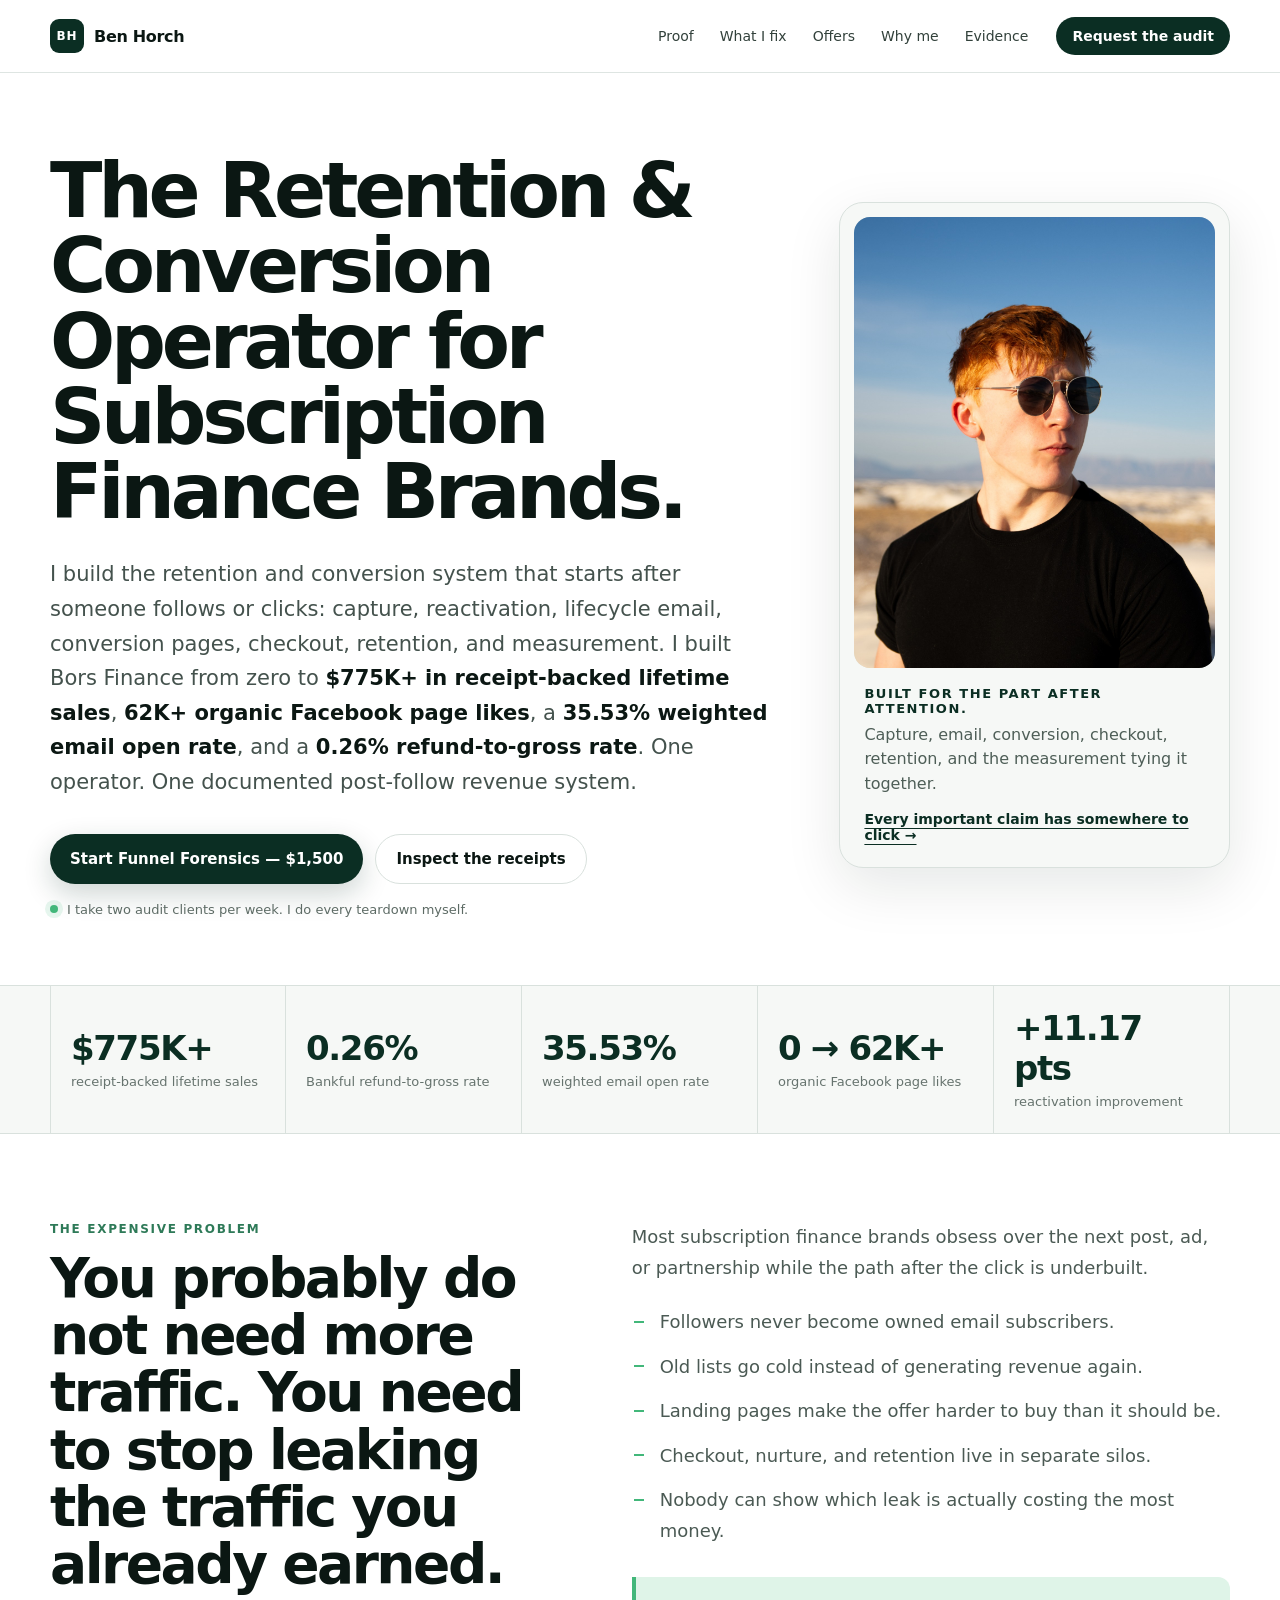
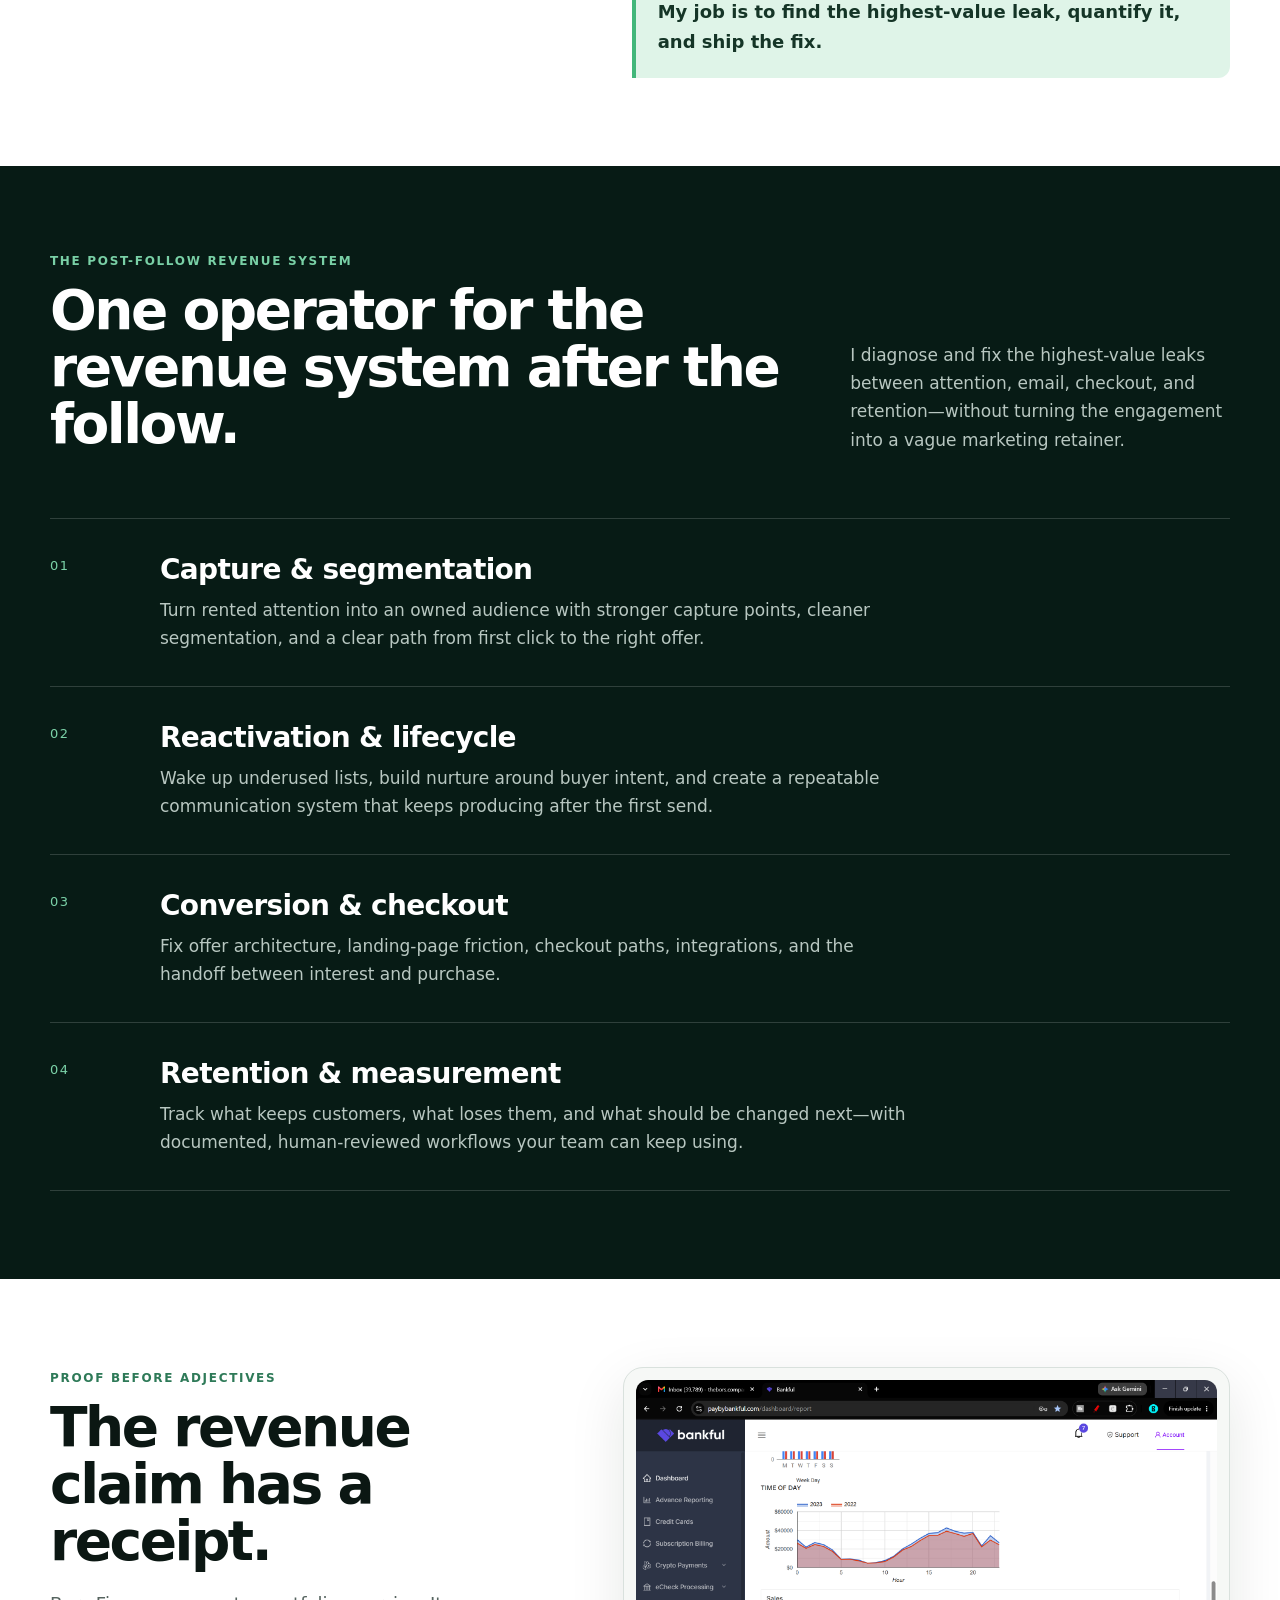
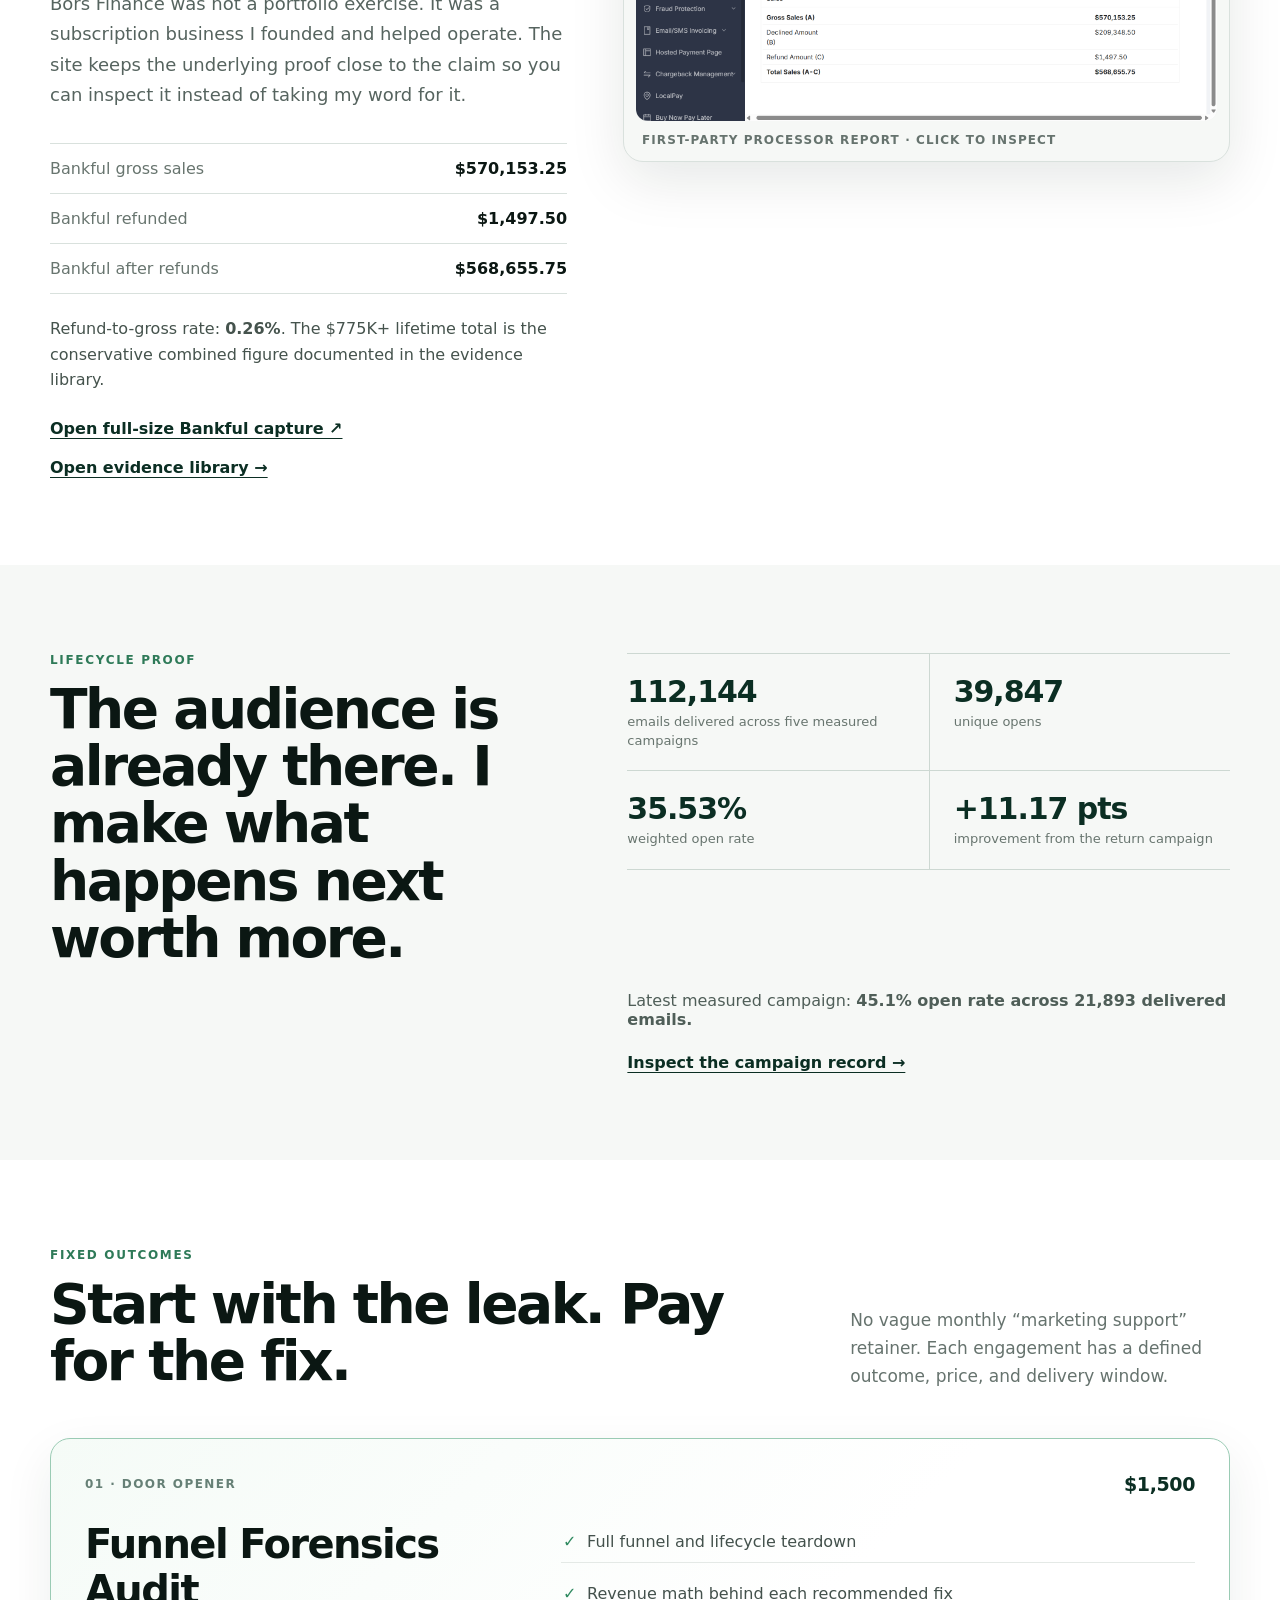
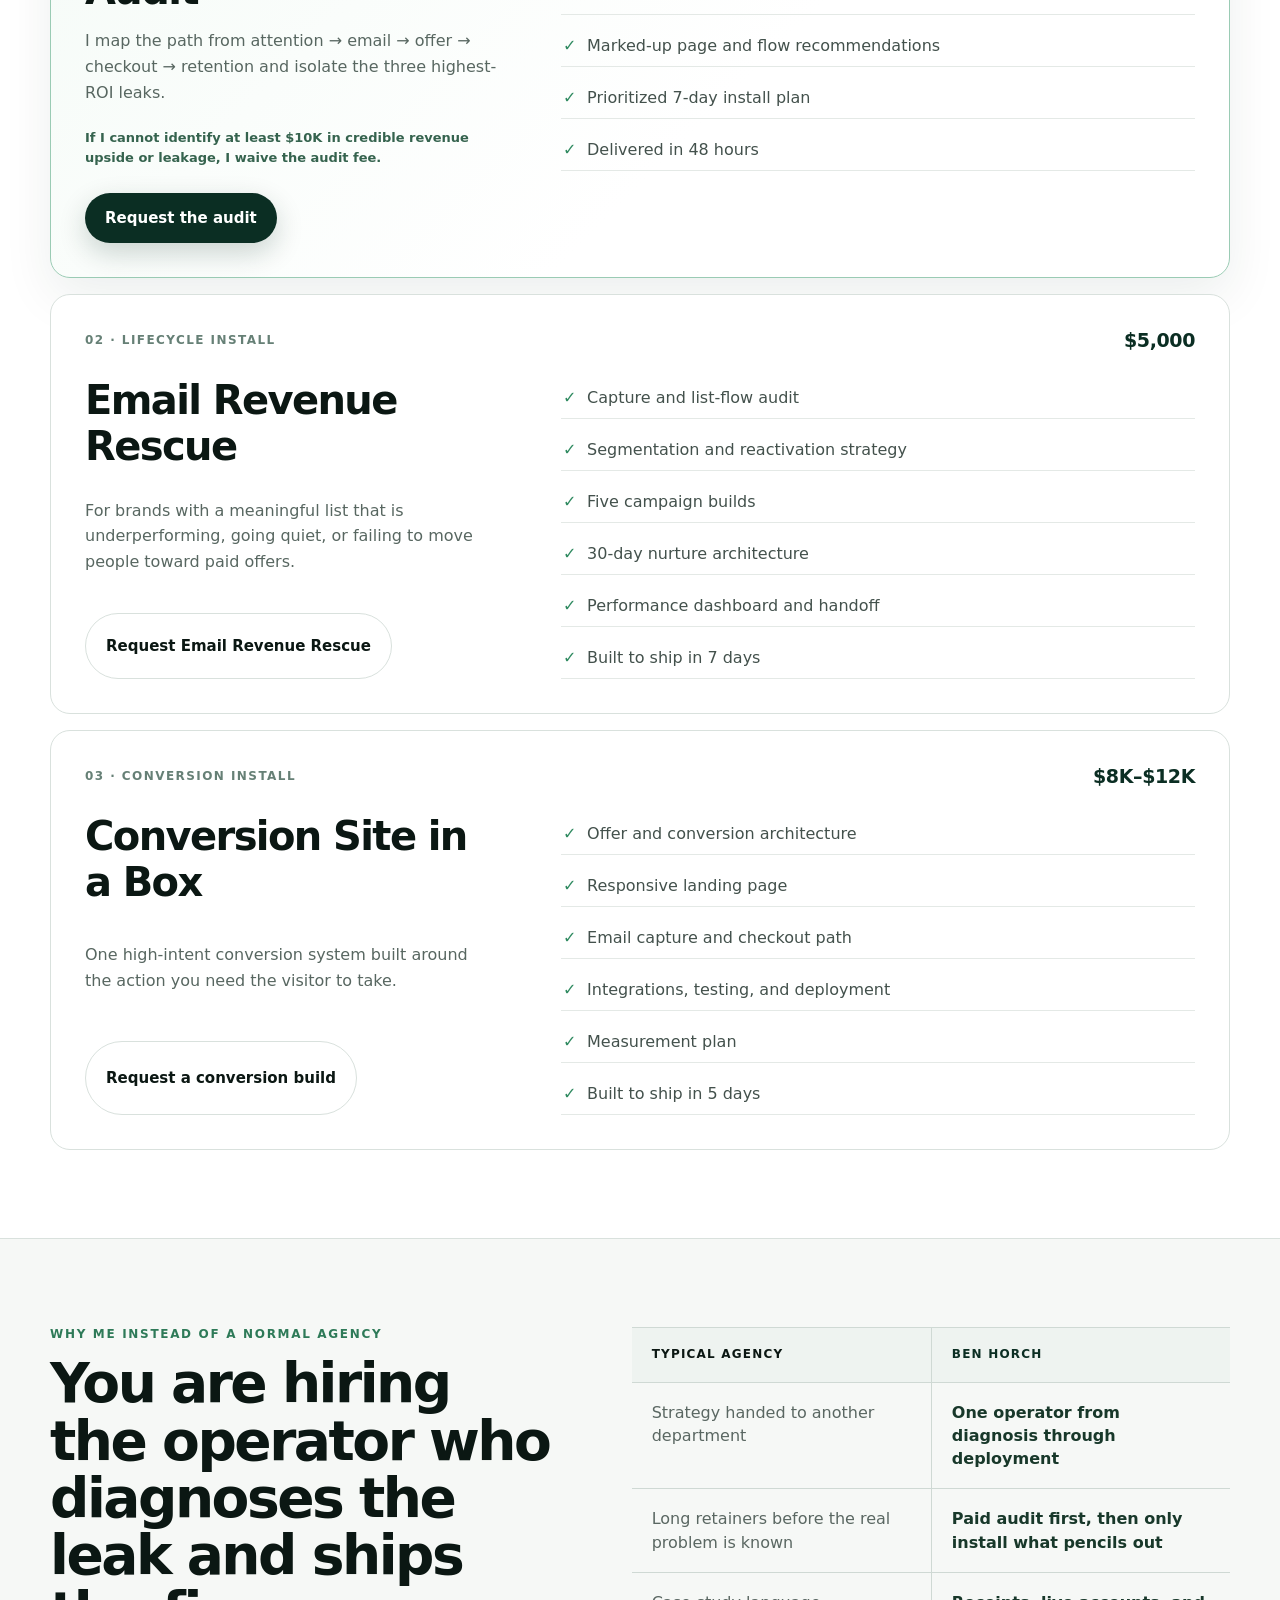
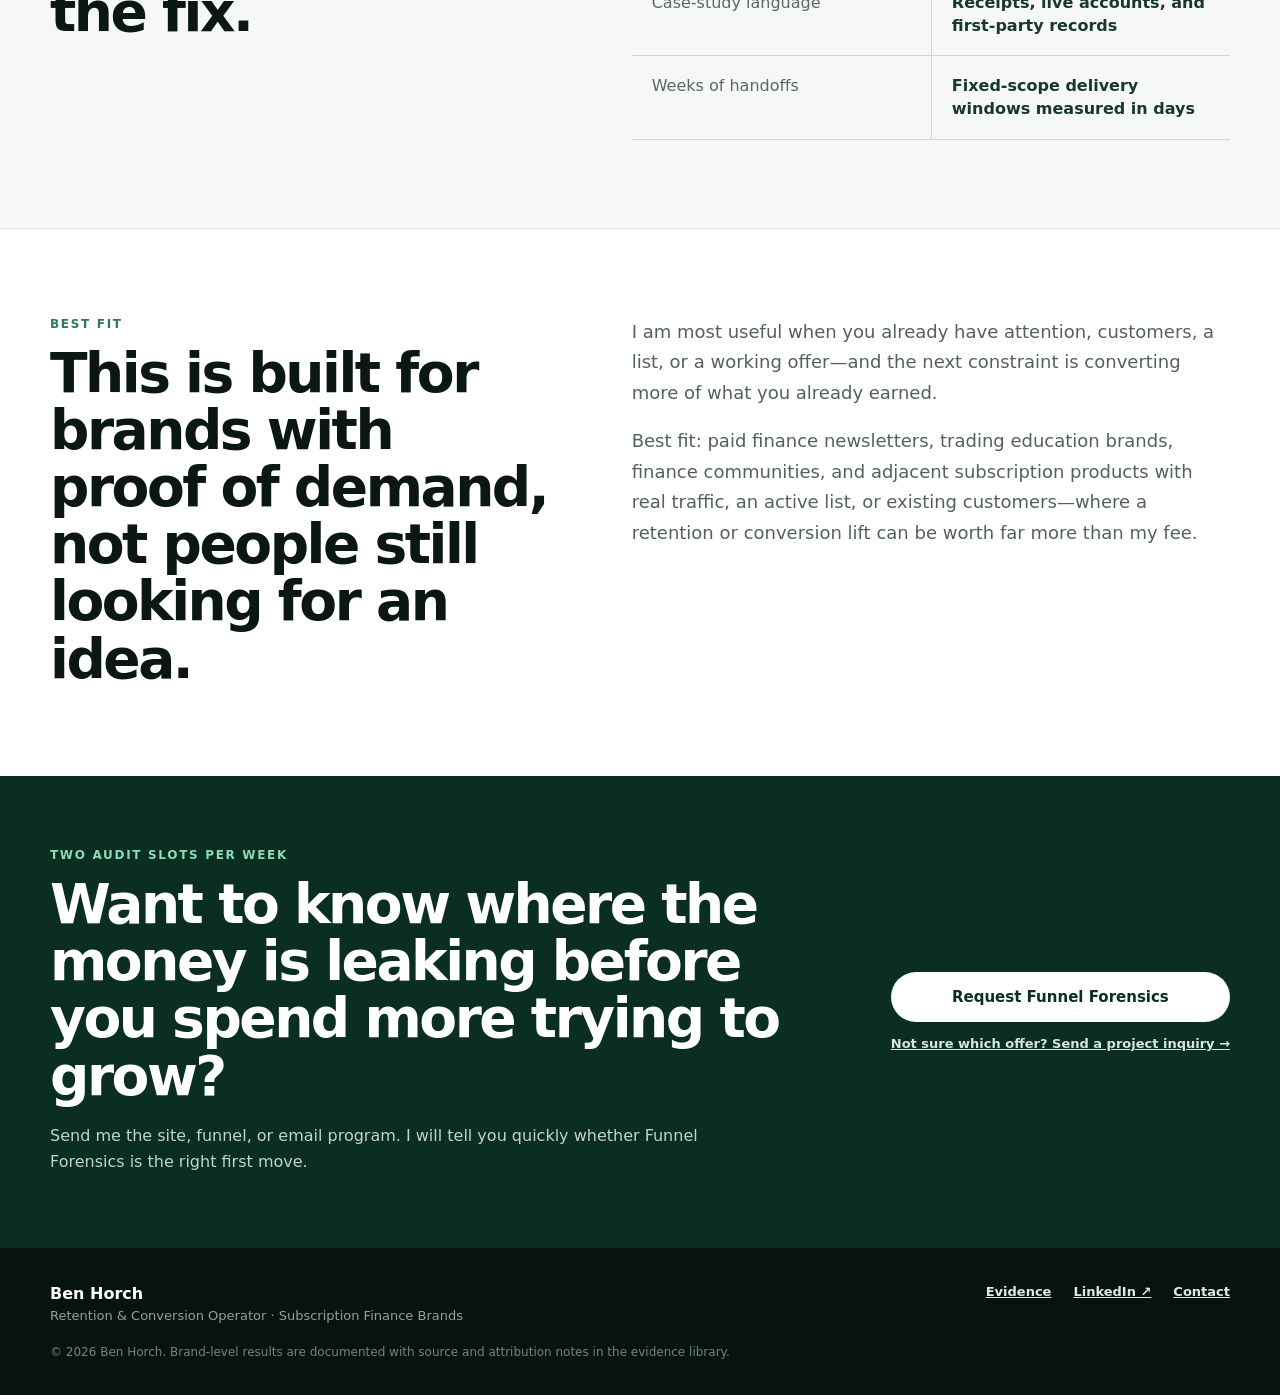
<file: index.html>
<!DOCTYPE html>
<html lang="en">
<head>
  <meta charset="utf-8">
  <meta name="viewport" content="width=device-width, initial-scale=1">
  <meta name="theme-color" content="#071b15">
  <meta name="description" content="Ben Horch helps subscription finance brands improve retention and conversion after the follow through lifecycle email, reactivation, conversion pages, checkout, and measurement.">
  <meta name="author" content="Ben Horch">
  <meta name="robots" content="index, follow">
  <link rel="canonical" href="https://borsintel.com/">
  <link rel="icon" href="/assets/favicon.svg" type="image/svg+xml">
  <link rel="preload" href="/assets/ben-horch-headshot.jpg" as="image">
  <link rel="stylesheet" href="/home-sales.css?v=20260914c">

  <meta property="og:type" content="website">
  <meta property="og:title" content="Ben Horch — Retention & Conversion Operator for Subscription Finance Brands">
  <meta property="og:description" content="Receipt-backed retention and conversion systems for subscription finance brands: lifecycle email, reactivation, conversion pages, checkout, and measurement.">
  <meta property="og:url" content="https://borsintel.com/">
  <meta property="og:image" content="https://borsintel.com/assets/ben-horch-headshot.jpg">
  <meta property="og:image:alt" content="Ben Horch">
  <meta name="twitter:card" content="summary_large_image">

  <title>Ben Horch — Retention & Conversion Operator for Subscription Finance Brands</title>

  <script type="application/ld+json">
  {
    "@context": "https://schema.org",
    "@type": "Person",
    "name": "Ben Horch",
    "url": "https://borsintel.com/",
    "image": "https://borsintel.com/assets/ben-horch-headshot.jpg",
    "jobTitle": "Retention & Conversion Operator for Subscription Finance Brands",
    "email": "mailto:bhorch45@gmail.com",
    "telephone": "+1-417-422-3213",
    "sameAs": [
      "https://www.linkedin.com/in/benjamin-horch-0a5331191",
      "https://www.facebook.com/borsfinance/",
      "https://whop.com/@thefifthsignal/",
      "https://thefifthsignal.com/"
    ],
    "knowsAbout": [
      "Lifecycle email marketing",
      "Conversion optimization",
      "Subscription funnels",
      "Organic audience growth",
      "Landing page development",
      "Checkout optimization",
      "AI-enabled growth operations"
    ]
  }
  </script>
</head>
<body>
  <a class="skip-link" href="#main">Skip to content</a>

  <header class="site-header">
    <div class="shell nav-shell">
      <a class="brand" href="#top" aria-label="Ben Horch, back to top">
        <span class="brand-mark" aria-hidden="true">BH</span>
        <span>Ben Horch</span>
      </a>
      <nav class="nav-links" aria-label="Main navigation">
        <a href="#proof">Proof</a>
        <a href="#system">What I fix</a>
        <a href="#offers">Offers</a>
        <a href="#why-me">Why me</a>
        <a href="/evidence/">Evidence</a>
      </nav>
      <a class="nav-cta" href="/audit/">Request the audit</a>
    </div>
  </header>

  <main id="main">
    <section class="hero shell" id="top">
      <div class="hero-copy">
        <h1>The Retention &amp; Conversion Operator for Subscription Finance Brands.</h1>
        <p class="hero-lede">
          I build the retention and conversion system that starts after someone follows or clicks: capture, reactivation,
          lifecycle email, conversion pages, checkout, retention, and measurement. I built Bors Finance from zero to
          <strong>$775K+ in receipt-backed lifetime sales</strong>, <strong>62K+ organic Facebook page likes</strong>, a
          <strong>35.53% weighted email open rate</strong>, and a <strong>0.26% refund-to-gross rate</strong>.
          One operator. One documented post-follow revenue system.
        </p>
        <div class="hero-actions">
          <a class="button button-primary" href="/audit/">Start Funnel Forensics — $1,500</a>
          <a class="button button-secondary" href="#proof">Inspect the receipts</a>
        </div>
        <p class="scarcity"><span aria-hidden="true"></span>I take two audit clients per week. I do every teardown myself.</p>
      </div>

      <aside class="hero-proof" aria-label="Ben Horch proof summary">
        <div class="portrait-card">
          <img src="/assets/ben-horch-headshot.jpg" width="1304" height="2048" alt="Ben Horch" fetchpriority="high" decoding="async">
        </div>
        <div class="hero-proof-copy">
          <p class="proof-kicker">Built for the part after attention.</p>
          <p>Capture, email, conversion, checkout, retention, and the measurement tying it together.</p>
          <a href="/evidence/">Every important claim has somewhere to click →</a>
        </div>
      </aside>
    </section>

    <section class="metric-band" id="proof" aria-label="Documented results">
      <div class="shell metric-grid">
        <a href="#revenue-proof"><strong>$775K+</strong><span>receipt-backed lifetime sales</span></a>
        <a href="#revenue-proof"><strong>0.26%</strong><span>Bankful refund-to-gross rate</span></a>
        <a href="#email-proof"><strong>35.53%</strong><span>weighted email open rate</span></a>
        <a href="https://www.facebook.com/borsfinance/" target="_blank" rel="noopener noreferrer"><strong>0 → 62K+</strong><span>organic Facebook page likes</span></a>
        <a href="#email-proof"><strong>+11.17 pts</strong><span>reactivation improvement</span></a>
      </div>
    </section>

    <section class="problem-section section-pad">
      <div class="shell problem-grid">
        <div>
          <p class="section-label">The expensive problem</p>
          <h2>You probably do not need more traffic. You need to stop leaking the traffic you already earned.</h2>
        </div>
        <div class="problem-copy">
          <p>Most subscription finance brands obsess over the next post, ad, or partnership while the path after the click is underbuilt.</p>
          <ul>
            <li>Followers never become owned email subscribers.</li>
            <li>Old lists go cold instead of generating revenue again.</li>
            <li>Landing pages make the offer harder to buy than it should be.</li>
            <li>Checkout, nurture, and retention live in separate silos.</li>
            <li>Nobody can show which leak is actually costing the most money.</li>
          </ul>
          <p class="callout">My job is to find the highest-value leak, quantify it, and ship the fix.</p>
        </div>
      </div>
    </section>

    <section class="system-section section-pad" id="system">
      <div class="shell">
        <div class="section-heading">
          <p class="section-label">The post-follow revenue system</p>
          <h2>One operator for the revenue system after the follow.</h2>
          <p>I diagnose and fix the highest-value leaks between attention, email, checkout, and retention—without turning the engagement into a vague marketing retainer.</p>
        </div>

        <div class="system-list">
          <article>
            <span class="system-number">01</span>
            <div><h3>Capture &amp; segmentation</h3><p>Turn rented attention into an owned audience with stronger capture points, cleaner segmentation, and a clear path from first click to the right offer.</p></div>
          </article>
          <article>
            <span class="system-number">02</span>
            <div><h3>Reactivation &amp; lifecycle</h3><p>Wake up underused lists, build nurture around buyer intent, and create a repeatable communication system that keeps producing after the first send.</p></div>
          </article>
          <article>
            <span class="system-number">03</span>
            <div><h3>Conversion &amp; checkout</h3><p>Fix offer architecture, landing-page friction, checkout paths, integrations, and the handoff between interest and purchase.</p></div>
          </article>
          <article>
            <span class="system-number">04</span>
            <div><h3>Retention &amp; measurement</h3><p>Track what keeps customers, what loses them, and what should be changed next—with documented, human-reviewed workflows your team can keep using.</p></div>
          </article>
        </div>
      </div>
    </section>

    <section class="proof-section section-pad" id="revenue-proof">
      <div class="shell proof-layout">
        <div class="proof-copy">
          <p class="section-label">Proof before adjectives</p>
          <h2>The revenue claim has a receipt.</h2>
          <p>
            Bors Finance was not a portfolio exercise. It was a subscription business I founded and helped operate.
            The site keeps the underlying proof close to the claim so you can inspect it instead of taking my word for it.
          </p>
          <dl class="receipt-totals">
            <div><dt>Bankful gross sales</dt><dd>$570,153.25</dd></div>
            <div><dt>Bankful refunded</dt><dd>$1,497.50</dd></div>
            <div><dt>Bankful after refunds</dt><dd>$568,655.75</dd></div>
          </dl>
          <p class="proof-note">Refund-to-gross rate: <strong>0.26%</strong>. The $775K+ lifetime total is the conservative combined figure documented in the evidence library.</p>
          <div class="proof-links">
            <a href="/assets/bankful-sales-report.png" target="_blank" rel="noopener noreferrer">Open full-size Bankful capture ↗</a>
            <a href="/evidence/">Open evidence library →</a>
          </div>
        </div>

        <a class="receipt-frame" href="/assets/bankful-sales-report.png" target="_blank" rel="noopener noreferrer" aria-label="Open full-size Bankful sales report">
          <span class="receipt-media">
            <img src="/assets/bankful-sales-report.png" width="1920" height="1128" alt="Bankful sales report showing gross sales, refunds, and total sales" loading="lazy" decoding="async">
          </span>
          <span class="receipt-caption">First-party processor report · click to inspect</span>
        </a>
      </div>
    </section>

    <section class="email-section section-pad" id="email-proof">
      <div class="shell email-grid">
        <div>
          <p class="section-label">Lifecycle proof</p>
          <h2>The audience is already there. I make what happens next worth more.</h2>
        </div>
        <div class="email-stats">
          <div><strong>112,144</strong><span>emails delivered across five measured campaigns</span></div>
          <div><strong>39,847</strong><span>unique opens</span></div>
          <div><strong>35.53%</strong><span>weighted open rate</span></div>
          <div><strong>+11.17 pts</strong><span>improvement from the return campaign</span></div>
        </div>
        <p class="email-note">Latest measured campaign: <strong>45.1% open rate across 21,893 delivered emails.</strong></p>
        <a class="text-link" href="/evidence/">Inspect the campaign record →</a>
      </div>
    </section>

    <section class="offers-section section-pad" id="offers">
      <div class="shell">
        <div class="section-heading offers-heading">
          <p class="section-label">Fixed outcomes</p>
          <h2>Start with the leak. Pay for the fix.</h2>
          <p>No vague monthly “marketing support” retainer. Each engagement has a defined outcome, price, and delivery window.</p>
        </div>

        <div class="offer-stack">
          <article class="offer offer-featured">
            <div class="offer-topline"><span>01 · Door opener</span><strong>$1,500</strong></div>
            <h3>Funnel Forensics Audit</h3>
            <p class="offer-summary">I map the path from attention → email → offer → checkout → retention and isolate the three highest-ROI leaks.</p>
            <ul>
              <li>Full funnel and lifecycle teardown</li>
              <li>Revenue math behind each recommended fix</li>
              <li>Marked-up page and flow recommendations</li>
              <li>Prioritized 7-day install plan</li>
              <li>Delivered in 48 hours</li>
            </ul>
            <p class="guarantee">If I cannot identify at least $10K in credible revenue upside or leakage, I waive the audit fee.</p>
            <a class="button button-primary" href="/audit/">Request the audit</a>
          </article>

          <article class="offer">
            <div class="offer-topline"><span>02 · Lifecycle install</span><strong>$5,000</strong></div>
            <h3>Email Revenue Rescue</h3>
            <p class="offer-summary">For brands with a meaningful list that is underperforming, going quiet, or failing to move people toward paid offers.</p>
            <ul>
              <li>Capture and list-flow audit</li>
              <li>Segmentation and reactivation strategy</li>
              <li>Five campaign builds</li>
              <li>30-day nurture architecture</li>
              <li>Performance dashboard and handoff</li>
              <li>Built to ship in 7 days</li>
            </ul>
            <a class="button button-secondary" href="/email-rescue/">Request Email Revenue Rescue</a>
          </article>

          <article class="offer">
            <div class="offer-topline"><span>03 · Conversion install</span><strong>$8K–$12K</strong></div>
            <h3>Conversion Site in a Box</h3>
            <p class="offer-summary">One high-intent conversion system built around the action you need the visitor to take.</p>
            <ul>
              <li>Offer and conversion architecture</li>
              <li>Responsive landing page</li>
              <li>Email capture and checkout path</li>
              <li>Integrations, testing, and deployment</li>
              <li>Measurement plan</li>
              <li>Built to ship in 5 days</li>
            </ul>
            <a class="button button-secondary" href="/conversion-build/">Request a conversion build</a>
          </article>
        </div>
      </div>
    </section>

    <section class="why-section section-pad" id="why-me">
      <div class="shell why-grid">
        <div>
          <p class="section-label">Why me instead of a normal agency</p>
          <h2>You are hiring the operator who diagnoses the leak and ships the fix.</h2>
        </div>
        <div class="comparison" role="table" aria-label="Agency compared with Ben Horch">
          <div class="comparison-row comparison-head" role="row"><span role="columnheader">Typical agency</span><span role="columnheader">Ben Horch</span></div>
          <div class="comparison-row" role="row"><span role="cell">Strategy handed to another department</span><span role="cell">One operator from diagnosis through deployment</span></div>
          <div class="comparison-row" role="row"><span role="cell">Long retainers before the real problem is known</span><span role="cell">Paid audit first, then only install what pencils out</span></div>
          <div class="comparison-row" role="row"><span role="cell">Case-study language</span><span role="cell">Receipts, live accounts, and first-party records</span></div>
          <div class="comparison-row" role="row"><span role="cell">Weeks of handoffs</span><span role="cell">Fixed-scope delivery windows measured in days</span></div>
        </div>
      </div>
    </section>

    <section class="fit-section section-pad">
      <div class="shell fit-grid">
        <div>
          <p class="section-label">Best fit</p>
          <h2>This is built for brands with proof of demand, not people still looking for an idea.</h2>
        </div>
        <div>
          <p>I am most useful when you already have attention, customers, a list, or a working offer—and the next constraint is converting more of what you already earned.</p>
          <p>Best fit: paid finance newsletters, trading education brands, finance communities, and adjacent subscription products with real traffic, an active list, or existing customers—where a retention or conversion lift can be worth far more than my fee.</p>
        </div>
      </div>
    </section>

    <section class="closing-section" id="contact">
      <div class="shell closing-inner">
        <div>
          <p class="section-label">Two audit slots per week</p>
          <h2>Want to know where the money is leaking before you spend more trying to grow?</h2>
          <p>Send me the site, funnel, or email program. I will tell you quickly whether Funnel Forensics is the right first move.</p>
        </div>
        <div class="closing-actions">
          <a class="button button-light" href="/audit/">Request Funnel Forensics</a>
          <a class="closing-contact" href="/contact/">Not sure which offer? Send a project inquiry →</a>
        </div>
      </div>
    </section>
  </main>

  <footer class="site-footer">
    <div class="shell footer-inner">
      <div><strong>Ben Horch</strong><span>Retention &amp; Conversion Operator · Subscription Finance Brands</span></div>
      <div class="footer-links">
        <a href="/evidence/">Evidence</a>
        <a href="https://www.linkedin.com/in/benjamin-horch-0a5331191" target="_blank" rel="noopener noreferrer">LinkedIn ↗</a>
        <a href="/contact/">Contact</a>
      </div>
      <p>© 2026 Ben Horch. Brand-level results are documented with source and attribution notes in the evidence library.</p>
    </div>
  </footer>
</body>
</html>
</file>
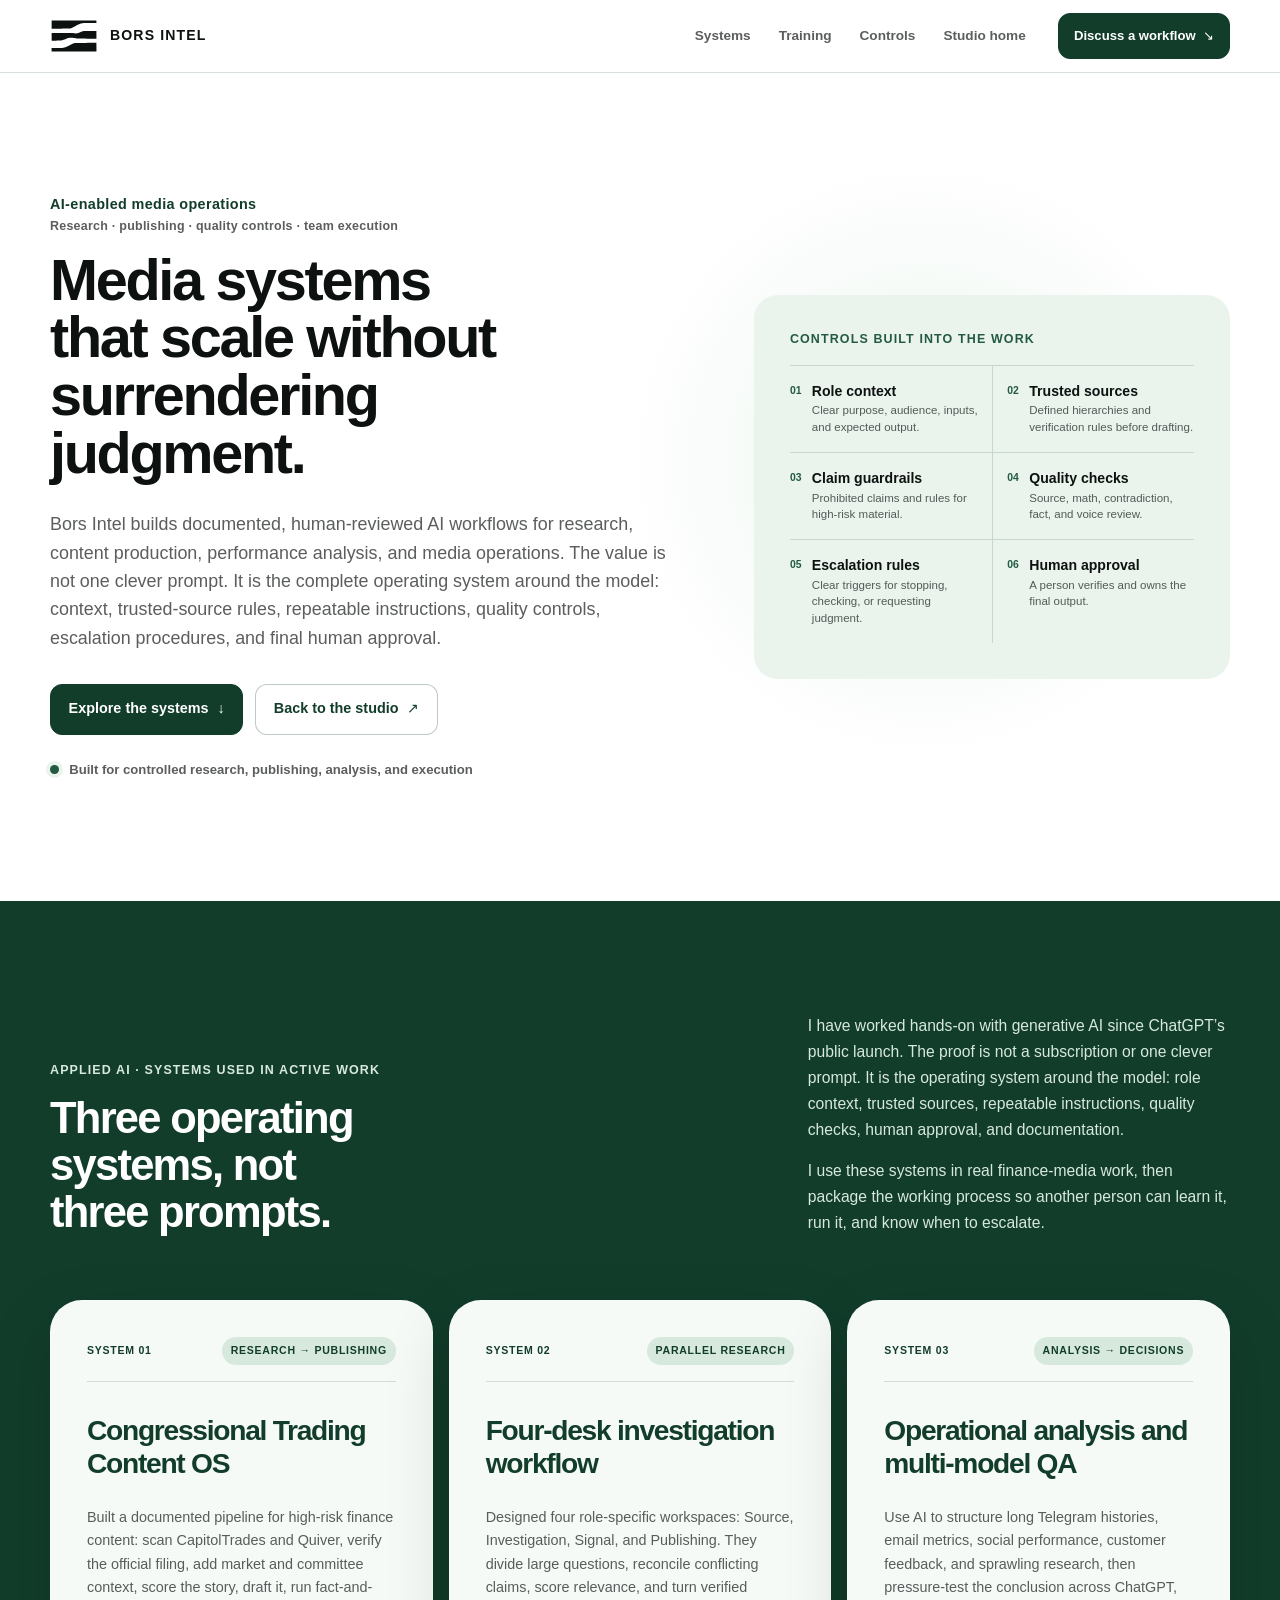
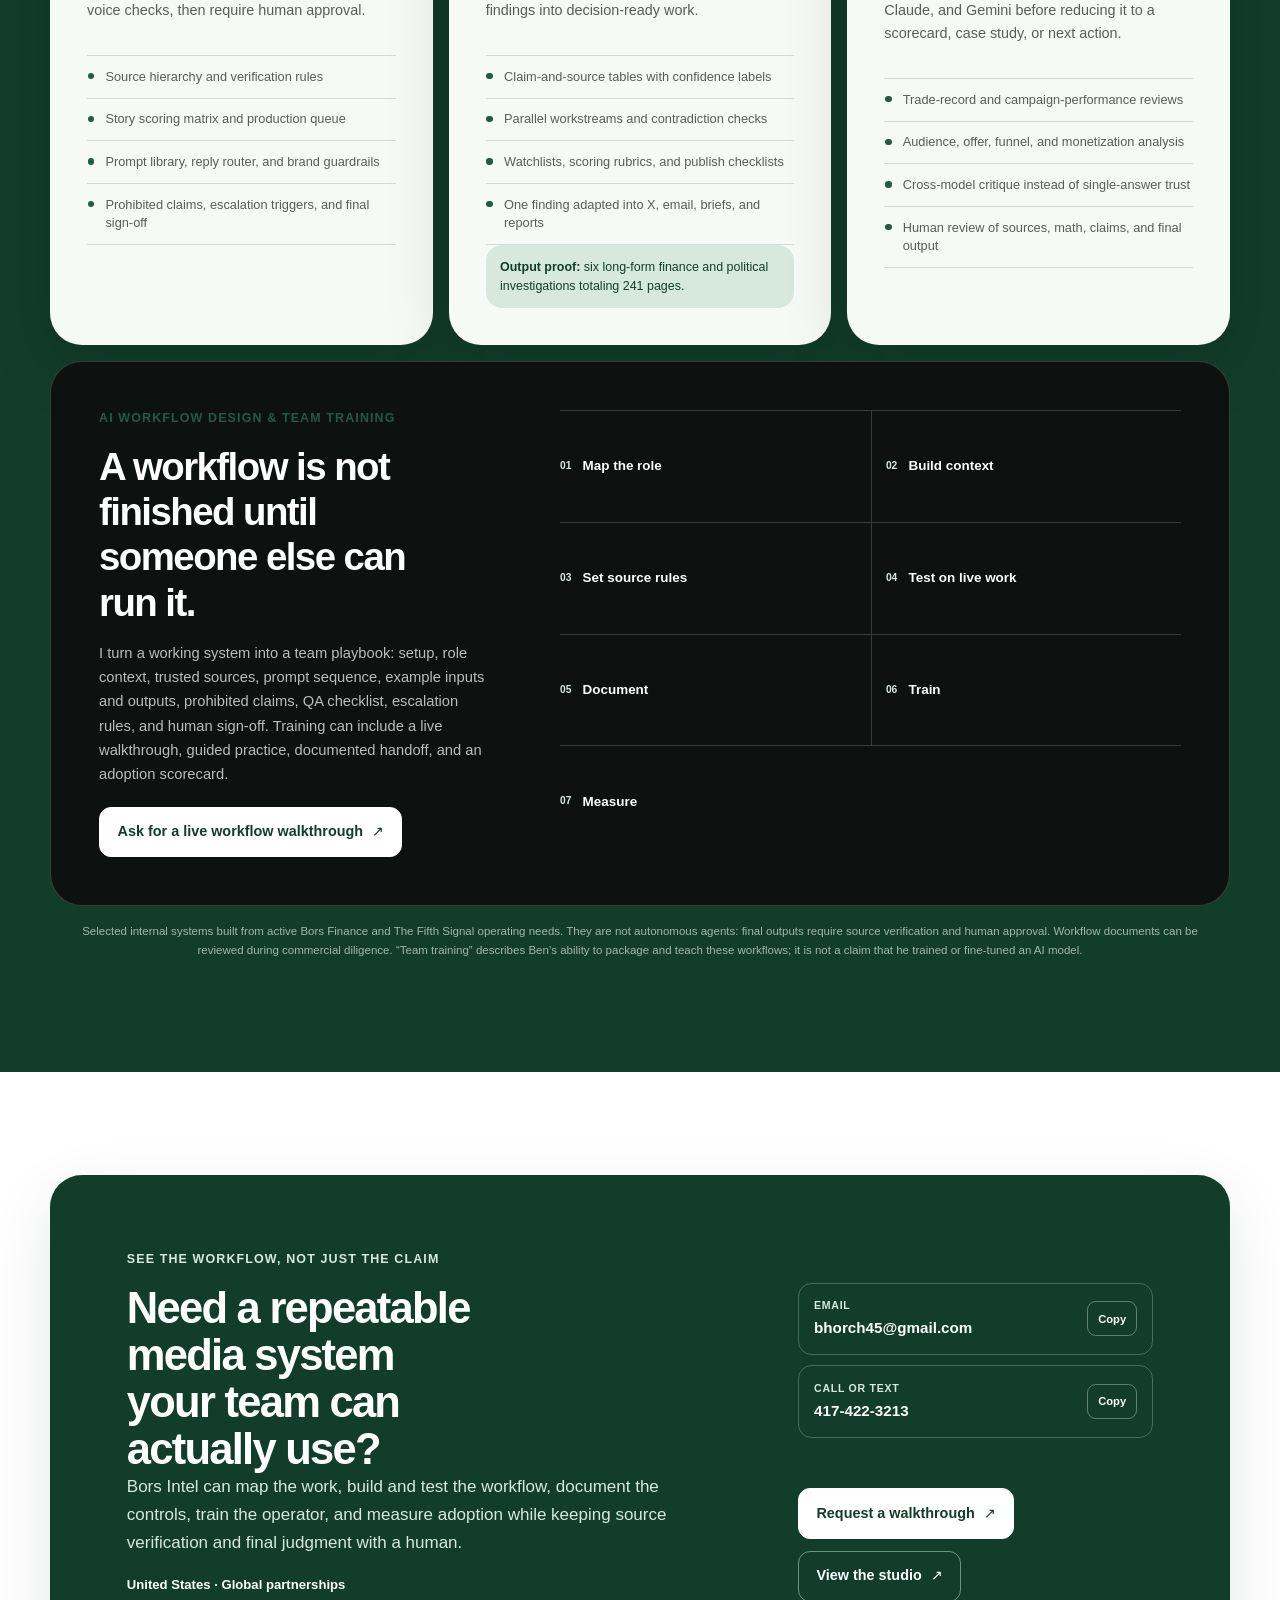
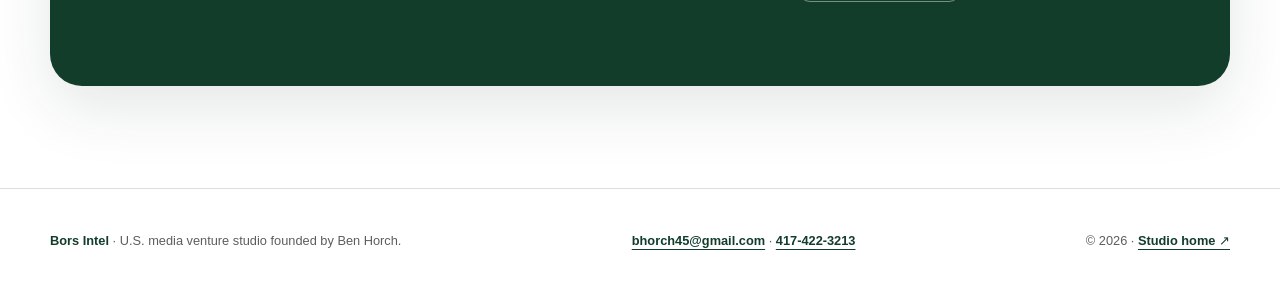
<file: ai-systems/index.html>
<!DOCTYPE html>
<html lang="en">
  <head>
    <meta charset="utf-8">
    <meta name="viewport" content="width=device-width, initial-scale=1">
    <meta name="theme-color" content="#123d2b">
    <meta
      name="description"
      content="The documented, human-reviewed AI workflow systems Bors Intel uses for media research, publishing, operational analysis, quality control, and team execution."
    >
    <meta name="author" content="Ben Horch">
    <meta name="robots" content="index, follow">

    <meta property="og:type" content="website">
    <meta property="og:title" content="AI Workflow Systems | Bors Intel">
    <meta
      property="og:description"
      content="Documented AI systems for verified research, content production, operational analysis, quality control, and team adoption."
    >
    <meta property="og:url" content="https://borsintel.com/ai-systems/">
    <meta
      property="og:image"
      content="https://borsintel.com/assets/ben-horch-headshot.jpg"
    >
    <meta
      property="og:image:alt"
      content="Ben Horch outdoors wearing round sunglasses"
    >
    <meta name="twitter:card" content="summary_large_image">

    <link rel="canonical" href="https://borsintel.com/ai-systems/">
    <link rel="icon" href="/assets/favicon.svg" type="image/svg+xml">
    <link rel="stylesheet" href="/styles.css?v=20260801-contact-balanced">

    <title>AI Workflow Systems | Bors Intel</title>
  </head>
  <body>
    <a class="skip-link" href="#main">Skip to the AI systems</a>

    <header class="site-header" data-header>
      <div class="header-inner shell">
        <a class="brand" href="/" aria-label="Bors Intel, studio home">
          <img class="brand-logo" src="/assets/bors-intel-logo.svg" width="48" height="35" alt="" aria-hidden="true">
          <span class="brand-name">Bors Intel</span>
        </a>

        <nav class="nav operating-test-nav" aria-label="AI systems navigation">
          <a href="#systems">Systems</a>
          <a href="#training">Training</a>
          <a href="#boundaries">Controls</a>
          <a href="/">Studio home</a>
        </nav>

        <div class="header-actions">
          <a
            class="header-cta"
            href="mailto:bhorch45@gmail.com?subject=AI%20workflow%20systems"
          >
            Discuss a workflow <span aria-hidden="true">↘</span>
          </a>
        </div>
      </div>
    </header>

    <main id="main">
      <section class="hero shell" aria-labelledby="ai-page-title">
        <div class="hero-copy" data-reveal>
          <p class="eyebrow hero-identity">
            <strong>AI-enabled media operations</strong>
            <span>Research · publishing · quality controls · team execution</span>
          </p>
          <h1 id="ai-page-title">
            Media systems that scale without surrendering judgment.
          </h1>
          <p class="hero-deck">
            Bors Intel builds documented, human-reviewed AI workflows for research,
            content production, performance analysis, and media operations. The
            value is not one clever prompt. It is the complete operating system
            around the model: context, trusted-source rules, repeatable
            instructions, quality controls, escalation procedures, and final
            human approval.
          </p>
          <div class="hero-actions">
            <a class="button button-primary" href="#systems">
              Explore the systems <span aria-hidden="true">↓</span>
            </a>
            <a class="button button-secondary" href="/">
              Back to the studio <span aria-hidden="true">↗</span>
            </a>
          </div>
          <p class="availability">
            <span class="status-dot" aria-hidden="true"></span>
            Built for controlled research, publishing, analysis, and execution
          </p>
        </div>

        <aside
          class="operating-test-deliverables"
          data-reveal
          aria-labelledby="controls-title"
        >
          <p class="kicker" id="controls-title">Controls built into the work</p>
          <ol>
            <li>
              <span>01</span><strong>Role context</strong
              ><small
                >Clear purpose, audience, inputs, and expected output.</small
              >
            </li>
            <li>
              <span>02</span><strong>Trusted sources</strong
              ><small
                >Defined hierarchies and verification rules before
                drafting.</small
              >
            </li>
            <li>
              <span>03</span><strong>Claim guardrails</strong
              ><small
                >Prohibited claims and rules for high-risk material.</small
              >
            </li>
            <li>
              <span>04</span><strong>Quality checks</strong
              ><small
                >Source, math, contradiction, fact, and voice review.</small
              >
            </li>
            <li>
              <span>05</span><strong>Escalation rules</strong
              ><small
                >Clear triggers for stopping, checking, or requesting
                judgment.</small
              >
            </li>
            <li>
              <span>06</span><strong>Human approval</strong
              ><small>A person verifies and owns the final output.</small>
            </li>
          </ol>
        </aside>
      </section>

      <section class="ai-section" id="systems" aria-labelledby="systems-title">
        <div class="shell">
          <div class="ai-intro" data-reveal>
            <div>
              <p class="section-label section-label-light">
                Applied AI · systems used in active work
              </p>
              <h2 id="systems-title">
                Three operating systems, not three prompts.
              </h2>
            </div>
            <div class="ai-intro-copy">
              <p>
                I have worked hands-on with generative AI since ChatGPT’s public
                launch. The proof is not a subscription or one clever prompt. It
                is the operating system around the model: role context, trusted
                sources, repeatable instructions, quality checks, human
                approval, and documentation.
              </p>
              <p>
                I use these systems in real finance-media work, then package the
                working process so another person can learn it, run it, and know
                when to escalate.
              </p>
            </div>
          </div>

          <div class="ai-system-grid">
            <article class="ai-system-card" data-reveal>
              <div class="ai-system-topline">
                <span>System 01</span>
                <strong>Research → publishing</strong>
              </div>
              <h3>Congressional Trading Content OS</h3>
              <p>
                Built a documented pipeline for high-risk finance content: scan
                CapitolTrades and Quiver, verify the official filing, add market
                and committee context, score the story, draft it, run
                fact-and-voice checks, then require human approval.
              </p>
              <ul>
                <li>Source hierarchy and verification rules</li>
                <li>Story scoring matrix and production queue</li>
                <li>Prompt library, reply router, and brand guardrails</li>
                <li>
                  Prohibited claims, escalation triggers, and final sign-off
                </li>
              </ul>
            </article>

            <article class="ai-system-card" data-reveal>
              <div class="ai-system-topline">
                <span>System 02</span>
                <strong>Parallel research</strong>
              </div>
              <h3>Four-desk investigation workflow</h3>
              <p>
                Designed four role-specific workspaces: Source, Investigation,
                Signal, and Publishing. They divide large questions, reconcile
                conflicting claims, score relevance, and turn verified findings
                into decision-ready work.
              </p>
              <ul>
                <li>Claim-and-source tables with confidence labels</li>
                <li>Parallel workstreams and contradiction checks</li>
                <li>Watchlists, scoring rubrics, and publish checklists</li>
                <li>One finding adapted into X, email, briefs, and reports</li>
              </ul>
              <p class="ai-output-proof">
                <strong>Output proof:</strong> six long-form finance and
                political investigations totaling 241 pages.
              </p>
            </article>

            <article class="ai-system-card" data-reveal>
              <div class="ai-system-topline">
                <span>System 03</span>
                <strong>Analysis → decisions</strong>
              </div>
              <h3>Operational analysis and multi-model QA</h3>
              <p>
                Use AI to structure long Telegram histories, email metrics,
                social performance, customer feedback, and sprawling
                research, then pressure-test the conclusion across ChatGPT,
                Claude, and Gemini before reducing it to a scorecard, case
                study, or next action.
              </p>
              <ul>
                <li>Trade-record and campaign-performance reviews</li>
                <li>Audience, offer, funnel, and monetization analysis</li>
                <li>Cross-model critique instead of single-answer trust</li>
                <li>Human review of sources, math, claims, and final output</li>
              </ul>
            </article>
          </div>

          <div class="ai-training-panel" id="training" data-reveal>
            <div>
              <p class="kicker">AI workflow design &amp; team training</p>
              <h3>A workflow is not finished until someone else can run it.</h3>
              <p>
                I turn a working system into a team playbook: setup, role
                context, trusted sources, prompt sequence, example inputs and
                outputs, prohibited claims, QA checklist, escalation rules, and
                human sign-off. Training can include a live walkthrough, guided
                practice, documented handoff, and an adoption scorecard.
              </p>
            </div>
            <ol
              class="ai-method"
              aria-label="AI workflow implementation method"
            >
              <li><span>01</span>Map the role</li>
              <li><span>02</span>Build context</li>
              <li><span>03</span>Set source rules</li>
              <li><span>04</span>Test on live work</li>
              <li><span>05</span>Document</li>
              <li><span>06</span>Train</li>
              <li><span>07</span>Measure</li>
            </ol>
            <a
              class="button button-light"
              href="mailto:bhorch45@gmail.com?subject=Live%20AI%20workflow%20walkthrough"
            >
              Ask for a live workflow walkthrough
              <span aria-hidden="true">↗</span>
            </a>
          </div>

          <p class="ai-proof-note" id="boundaries" data-reveal>
            Selected internal systems built from active Bors Finance and The
            Fifth Signal operating needs. They are not autonomous agents: final
            outputs require source verification and human approval. Workflow
            documents can be reviewed during commercial diligence. “Team training”
            describes Ben’s ability to package and teach these workflows; it is
            not a claim that he trained or fine-tuned an AI model.
          </p>
        </div>
      </section>

      <section
        class="contact-section shell"
        id="contact"
        aria-labelledby="contact-title"
      >
        <div class="contact-panel" data-reveal>
          <div class="contact-copy">
            <p class="section-label section-label-light">
              See the workflow, not just the claim
            </p>
            <h2 id="contact-title">
              Need a repeatable media system your team can actually use?
            </h2>
            <p>
              Bors Intel can map the work, build and test the workflow, document the
              controls, train the operator, and measure adoption while keeping
              source verification and final judgment with a human.
            </p>
            <p class="contact-location">
              United States · Global partnerships
            </p>
          </div>

          <div>
            <div
              class="contact-details"
              role="group"
              aria-label="Contact Ben Horch"
            >
              <div class="contact-detail">
                <span>Email</span>
                <a
                  href="mailto:bhorch45@gmail.com?subject=AI%20workflow%20systems"
                  >bhorch45@gmail.com</a
                >
                <button
                  type="button"
                  data-copy="bhorch45@gmail.com"
                  aria-label="Copy Ben Horch's email address"
                >
                  Copy
                </button>
              </div>
              <div class="contact-detail">
                <span>Call or text</span>
                <a href="tel:+14174223213">417&#8209;422&#8209;3213</a>
                <button
                  type="button"
                  data-copy="417-422-3213"
                  aria-label="Copy Ben Horch's phone number"
                >
                  Copy
                </button>
              </div>
            </div>
            <p class="copy-status" aria-live="polite" data-copy-status></p>
            <div class="contact-actions">
              <a
                class="button button-light"
                href="mailto:bhorch45@gmail.com?subject=Live%20AI%20workflow%20walkthrough"
              >
                Request a walkthrough <span aria-hidden="true">↗</span>
              </a>
              <a class="button button-outline-light" href="/">
                View the studio <span aria-hidden="true">↗</span>
              </a>
            </div>
          </div>
        </div>
      </section>
    </main>

    <footer class="footer">
      <div class="shell footer-inner">
        <p>
          <strong>Bors Intel</strong> · U.S. media venture studio founded by Ben Horch.
        </p>
        <p>
          <a href="mailto:bhorch45@gmail.com">bhorch45@gmail.com</a> ·
          <a href="tel:+14174223213">417&#8209;422&#8209;3213</a>
        </p>
        <p>© 2026 · <a href="/">Studio home ↗</a></p>
      </div>
    </footer>

    <script src="/script.js?v=20260716-ai" defer></script>
  </body>
</html>
</file>
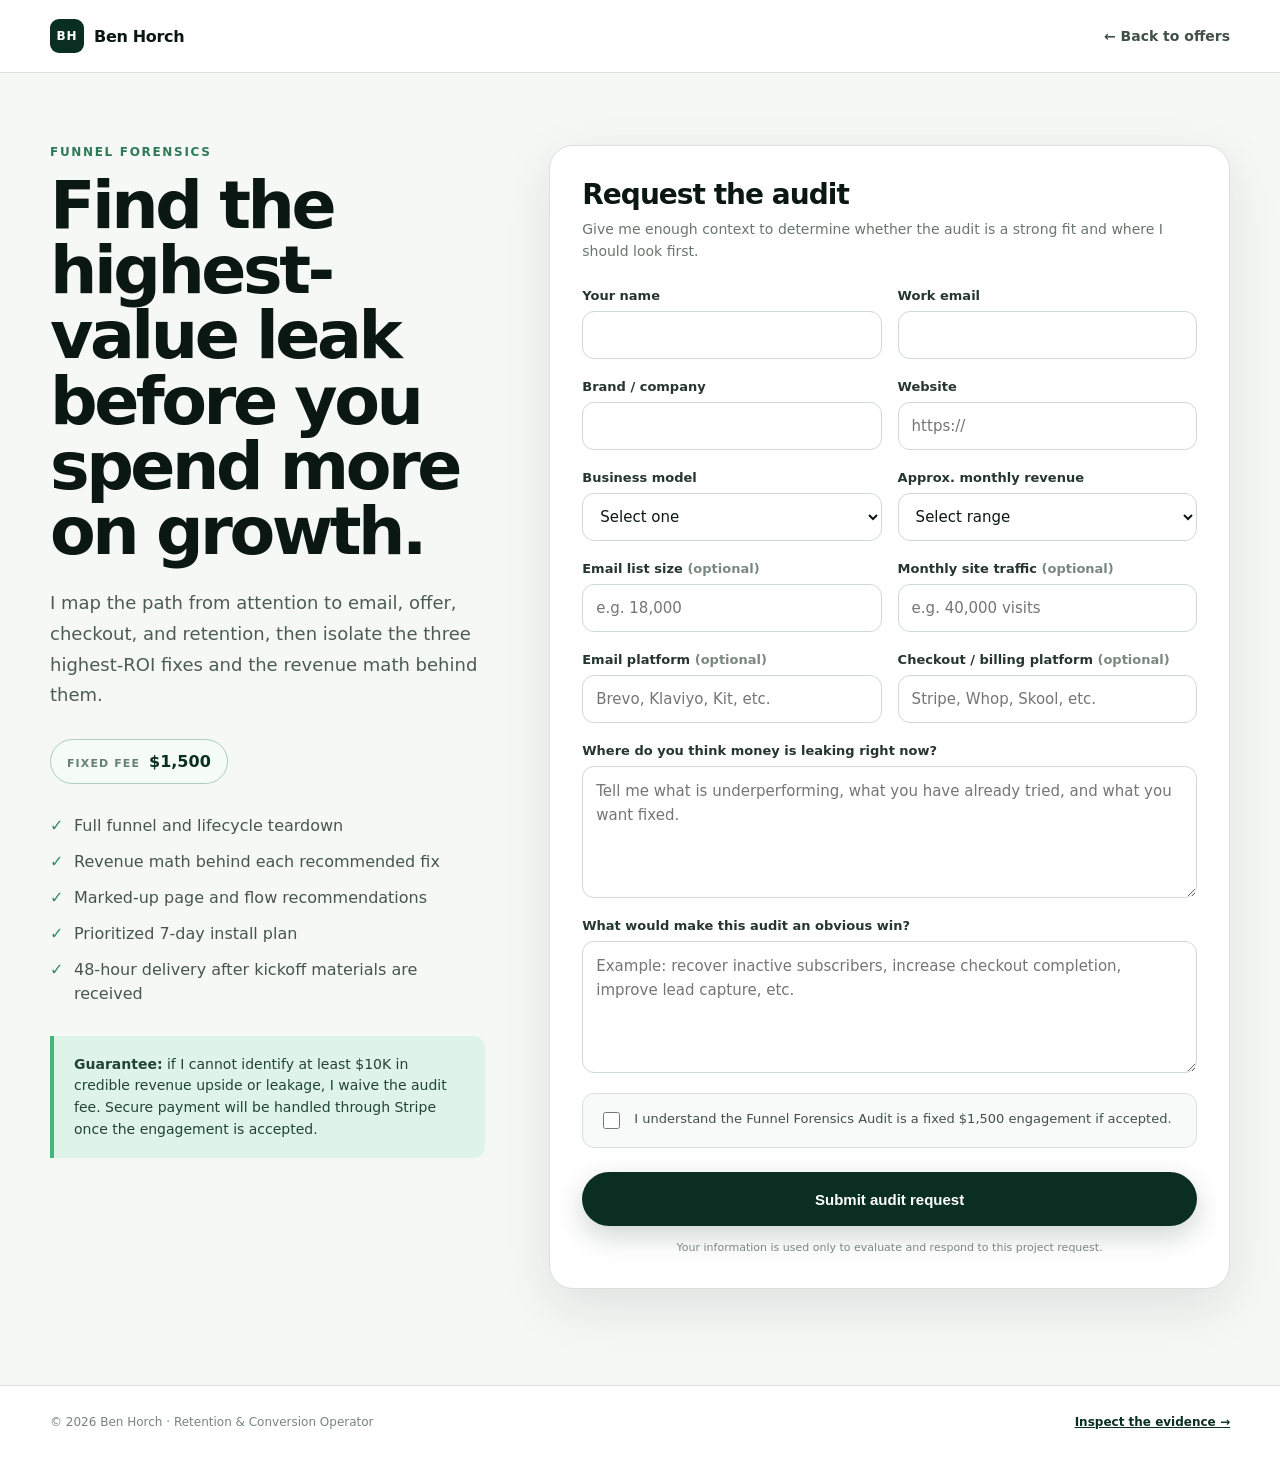
<file: audit/index.html>
<!DOCTYPE html>
<html lang="en">
<head>
  <meta charset="utf-8">
  <meta name="viewport" content="width=device-width, initial-scale=1">
  <meta name="theme-color" content="#071b15">
  <meta name="description" content="Apply for Ben Horch's $1,500 Funnel Forensics Audit for subscription finance brands.">
  <link rel="canonical" href="https://borsintel.com/audit/">
  <link rel="icon" href="/assets/favicon.svg" type="image/svg+xml">
  <link rel="stylesheet" href="/home-sales.css?v=20260914c">
  <link rel="stylesheet" href="/intake.css?v=20260914a">
  <title>Funnel Forensics Audit — Ben Horch</title>
</head>
<body class="intake-page">
  <header class="intake-header">
    <div class="shell nav-shell">
      <a class="brand" href="/" aria-label="Ben Horch home"><span class="brand-mark" aria-hidden="true">BH</span><span>Ben Horch</span></a>
      <a class="intake-back" href="/#offers">← Back to offers</a>
    </div>
  </header>

  <main class="intake-main">
    <div class="shell intake-layout">
      <section class="intake-intro">
        <p class="intake-eyebrow">Funnel Forensics</p>
        <h1>Find the highest-value leak before you spend more on growth.</h1>
        <p class="intake-lede">I map the path from attention to email, offer, checkout, and retention, then isolate the three highest-ROI fixes and the revenue math behind them.</p>
        <div class="intake-price"><small>Fixed fee</small>$1,500</div>
        <ul class="intake-points">
          <li>Full funnel and lifecycle teardown</li>
          <li>Revenue math behind each recommended fix</li>
          <li>Marked-up page and flow recommendations</li>
          <li>Prioritized 7-day install plan</li>
          <li>48-hour delivery after kickoff materials are received</li>
        </ul>
        <p class="intake-note"><strong>Guarantee:</strong> if I cannot identify at least $10K in credible revenue upside or leakage, I waive the audit fee. Secure payment will be handled through Stripe once the engagement is accepted.</p>
      </section>

      <section class="intake-card" aria-labelledby="audit-form-title">
        <div class="form-heading">
          <h2 id="audit-form-title">Request the audit</h2>
          <p>Give me enough context to determine whether the audit is a strong fit and where I should look first.</p>
        </div>
        <form class="intake-form" name="funnel-forensics" method="POST" action="/submitted/" data-netlify="true" netlify-honeypot="bot-field">
          <input type="hidden" name="form-name" value="funnel-forensics">
          <p class="honeypot"><label>Do not fill this out <input name="bot-field"></label></p>
          <div class="form-row">
            <div class="field"><label for="name">Your name</label><input id="name" name="name" type="text" autocomplete="name" required></div>
            <div class="field"><label for="email">Work email</label><input id="email" name="email" type="email" autocomplete="email" required></div>
          </div>
          <div class="form-row">
            <div class="field"><label for="brand">Brand / company</label><input id="brand" name="brand" type="text" required></div>
            <div class="field"><label for="website">Website</label><input id="website" name="website" type="url" inputmode="url" placeholder="https://" required></div>
          </div>
          <div class="form-row">
            <div class="field"><label for="model">Business model</label><select id="model" name="business-model" required><option value="" selected disabled>Select one</option><option>Paid finance newsletter</option><option>Trading education / alerts</option><option>Finance community / membership</option><option>Subscription software / data</option><option>Creator / info product</option><option>Other</option></select></div>
            <div class="field"><label for="revenue">Approx. monthly revenue</label><select id="revenue" name="monthly-revenue" required><option value="" selected disabled>Select range</option><option>Under $10K</option><option>$10K–$25K</option><option>$25K–$50K</option><option>$50K–$100K</option><option>$100K–$250K</option><option>$250K+</option></select></div>
          </div>
          <div class="form-row">
            <div class="field"><label for="list">Email list size <span class="optional">(optional)</span></label><input id="list" name="email-list-size" type="text" placeholder="e.g. 18,000"></div>
            <div class="field"><label for="traffic">Monthly site traffic <span class="optional">(optional)</span></label><input id="traffic" name="monthly-traffic" type="text" placeholder="e.g. 40,000 visits"></div>
          </div>
          <div class="form-row">
            <div class="field"><label for="email-platform">Email platform <span class="optional">(optional)</span></label><input id="email-platform" name="email-platform" type="text" placeholder="Brevo, Klaviyo, Kit, etc."></div>
            <div class="field"><label for="checkout">Checkout / billing platform <span class="optional">(optional)</span></label><input id="checkout" name="checkout-platform" type="text" placeholder="Stripe, Whop, Skool, etc."></div>
          </div>
          <div class="field"><label for="problem">Where do you think money is leaking right now?</label><textarea id="problem" name="suspected-leak" placeholder="Tell me what is underperforming, what you have already tried, and what you want fixed." required></textarea></div>
          <div class="field"><label for="goal">What would make this audit an obvious win?</label><textarea id="goal" name="success-outcome" placeholder="Example: recover inactive subscribers, increase checkout completion, improve lead capture, etc." required></textarea></div>
          <div class="checkbox-field"><input id="fee" name="fee-acknowledgement" type="checkbox" value="I understand the fixed audit fee is $1,500" required><label for="fee">I understand the Funnel Forensics Audit is a fixed $1,500 engagement if accepted.</label></div>
          <button class="button button-primary form-submit" type="submit">Submit audit request</button>
          <p class="form-privacy">Your information is used only to evaluate and respond to this project request.</p>
        </form>
      </section>
    </div>
  </main>

  <footer class="intake-footer"><div class="shell"><span>© 2026 Ben Horch · Retention &amp; Conversion Operator</span><a href="/evidence/">Inspect the evidence →</a></div></footer>
</body>
</html>
</file>
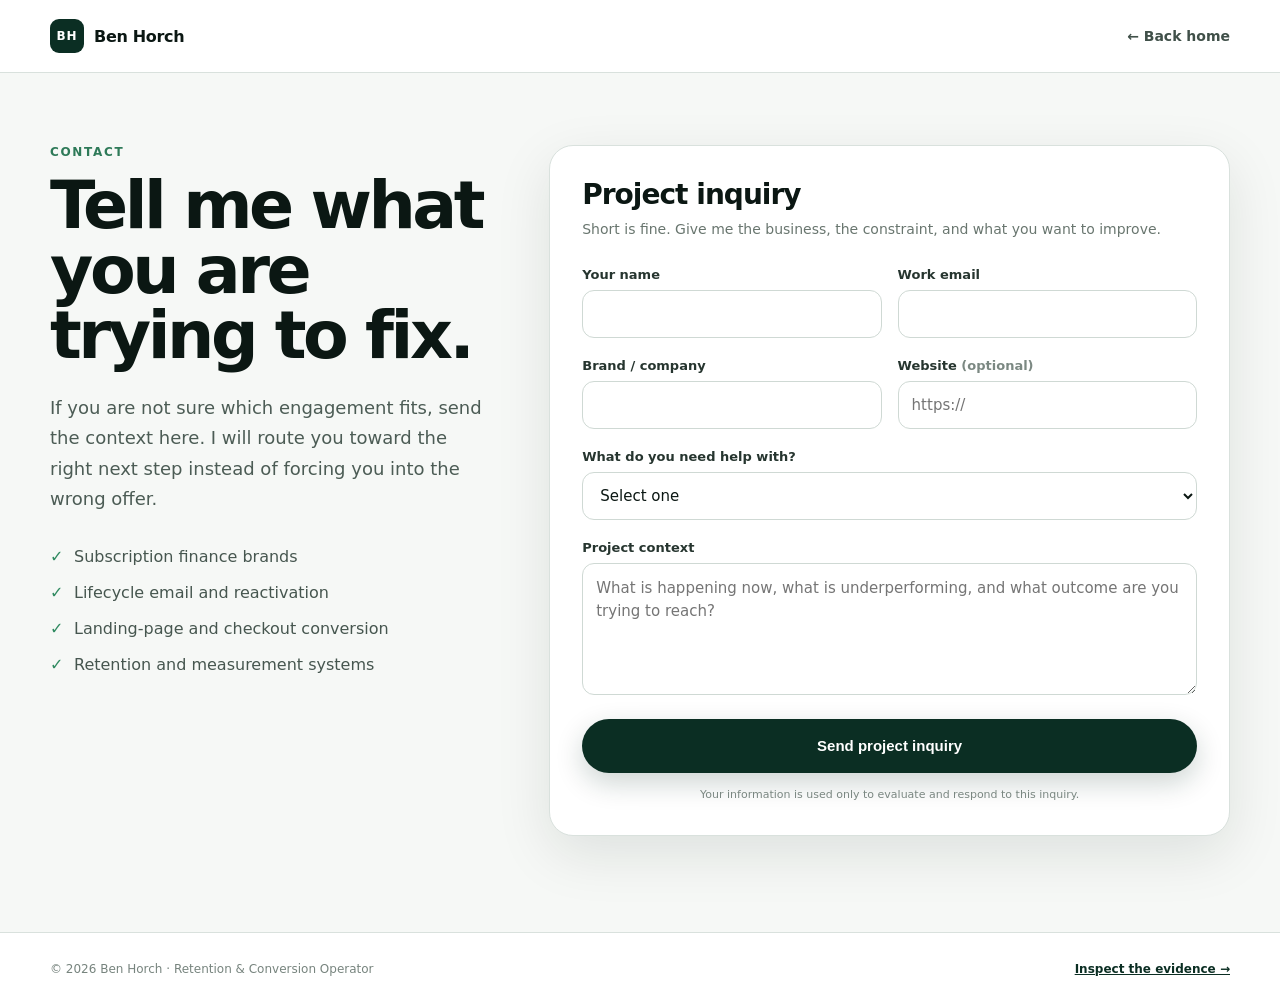
<file: contact/index.html>
<!DOCTYPE html>
<html lang="en">
<head>
  <meta charset="utf-8">
  <meta name="viewport" content="width=device-width, initial-scale=1">
  <meta name="theme-color" content="#071b15">
  <meta name="description" content="Contact Ben Horch about retention and conversion work for subscription finance brands.">
  <link rel="canonical" href="https://borsintel.com/contact/">
  <link rel="icon" href="/assets/favicon.svg" type="image/svg+xml">
  <link rel="stylesheet" href="/home-sales.css?v=20260914c">
  <link rel="stylesheet" href="/intake.css?v=20260914a">
  <title>Contact Ben Horch</title>
</head>
<body class="intake-page">
  <header class="intake-header"><div class="shell nav-shell"><a class="brand" href="/" aria-label="Ben Horch home"><span class="brand-mark" aria-hidden="true">BH</span><span>Ben Horch</span></a><a class="intake-back" href="/">← Back home</a></div></header>
  <main class="intake-main">
    <div class="shell intake-layout">
      <section class="intake-intro">
        <p class="intake-eyebrow">Contact</p>
        <h1>Tell me what you are trying to fix.</h1>
        <p class="intake-lede">If you are not sure which engagement fits, send the context here. I will route you toward the right next step instead of forcing you into the wrong offer.</p>
        <ul class="intake-points"><li>Subscription finance brands</li><li>Lifecycle email and reactivation</li><li>Landing-page and checkout conversion</li><li>Retention and measurement systems</li></ul>
      </section>
      <section class="intake-card" aria-labelledby="form-title">
        <div class="form-heading"><h2 id="form-title">Project inquiry</h2><p>Short is fine. Give me the business, the constraint, and what you want to improve.</p></div>
        <form class="intake-form" name="general-inquiry" method="POST" action="/submitted/" data-netlify="true" netlify-honeypot="bot-field">
          <input type="hidden" name="form-name" value="general-inquiry"><p class="honeypot"><label>Do not fill this out <input name="bot-field"></label></p>
          <div class="form-row"><div class="field"><label for="name">Your name</label><input id="name" name="name" type="text" autocomplete="name" required></div><div class="field"><label for="email">Work email</label><input id="email" name="email" type="email" autocomplete="email" required></div></div>
          <div class="form-row"><div class="field"><label for="brand">Brand / company</label><input id="brand" name="brand" type="text" required></div><div class="field"><label for="website">Website <span class="optional">(optional)</span></label><input id="website" name="website" type="url" placeholder="https://"></div></div>
          <div class="field"><label for="topic">What do you need help with?</label><select id="topic" name="topic" required><option value="" selected disabled>Select one</option><option>Funnel / conversion audit</option><option>Email lifecycle / reactivation</option><option>Landing page / conversion build</option><option>Retention / measurement</option><option>Not sure yet</option><option>Other</option></select></div>
          <div class="field"><label for="message">Project context</label><textarea id="message" name="message" placeholder="What is happening now, what is underperforming, and what outcome are you trying to reach?" required></textarea></div>
          <button class="button button-primary form-submit" type="submit">Send project inquiry</button>
          <p class="form-privacy">Your information is used only to evaluate and respond to this inquiry.</p>
        </form>
      </section>
    </div>
  </main>
  <footer class="intake-footer"><div class="shell"><span>© 2026 Ben Horch · Retention &amp; Conversion Operator</span><a href="/evidence/">Inspect the evidence →</a></div></footer>
</body>
</html>
</file>
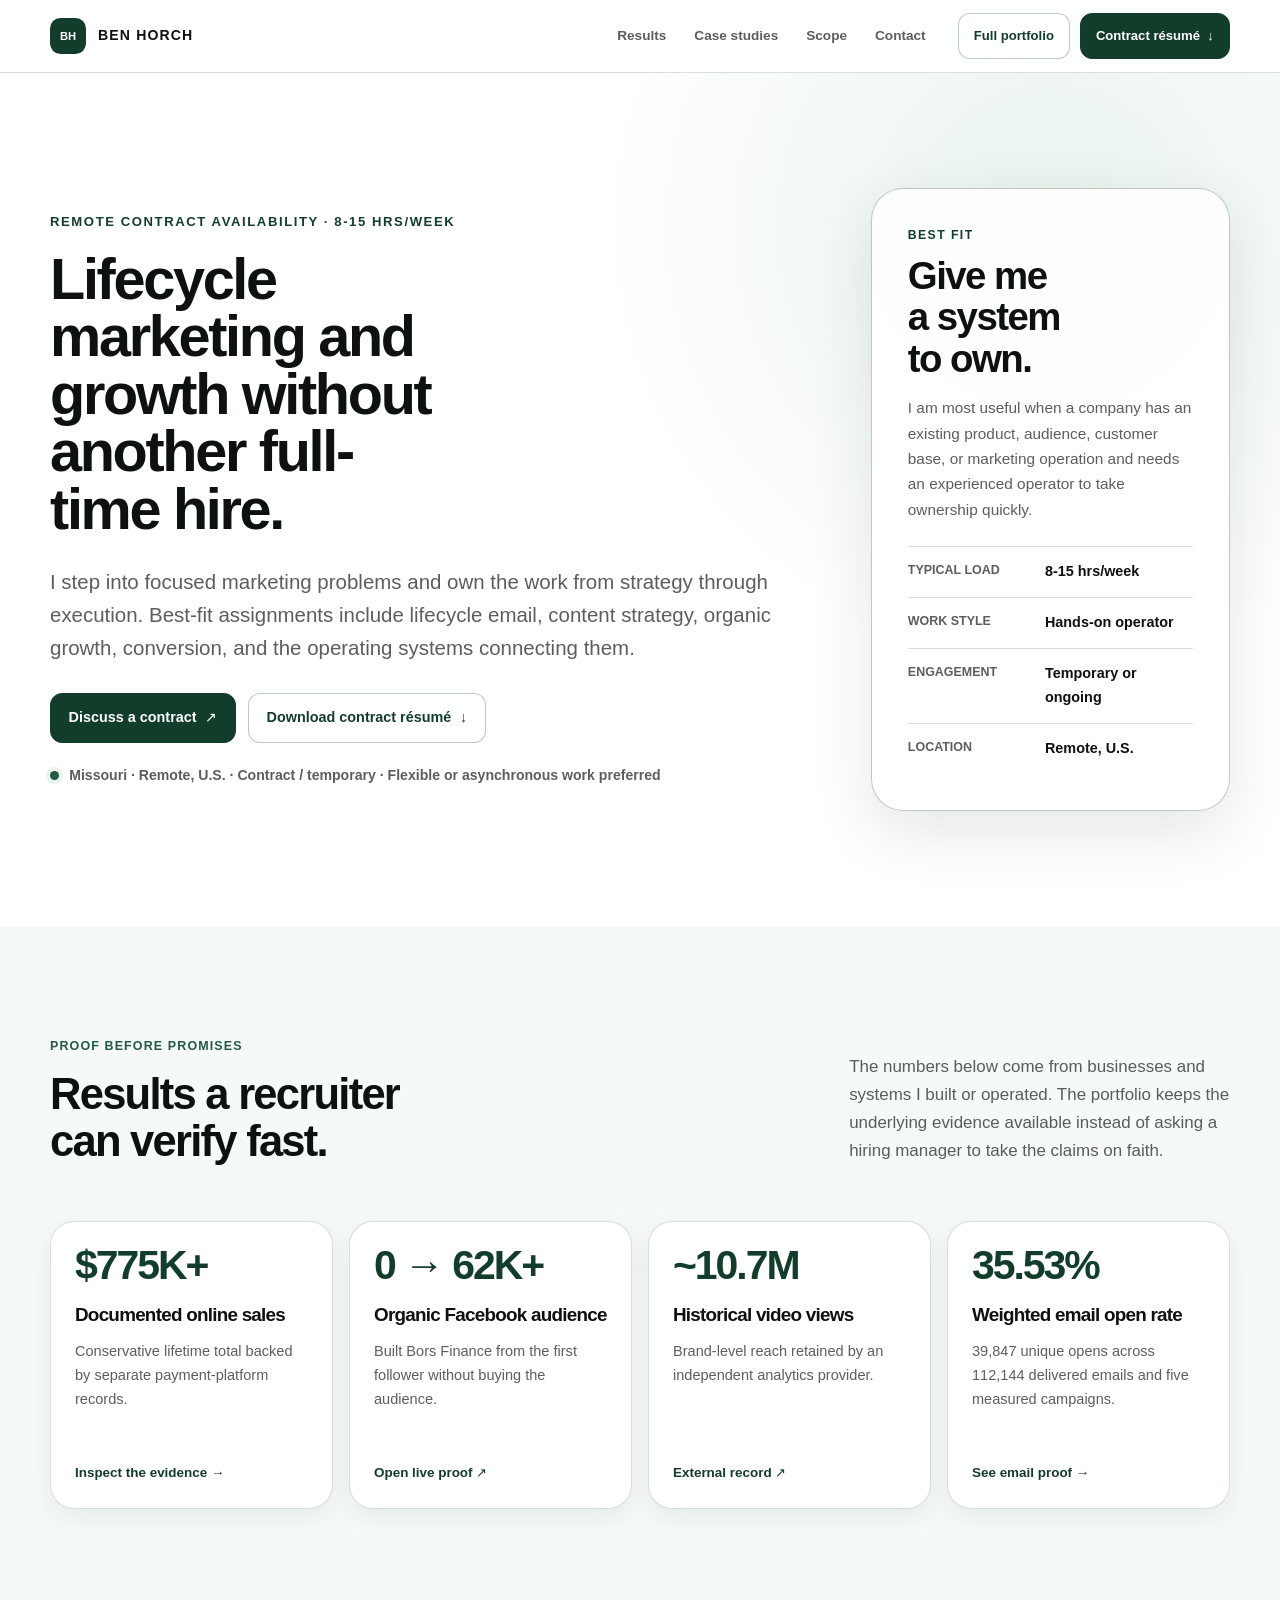
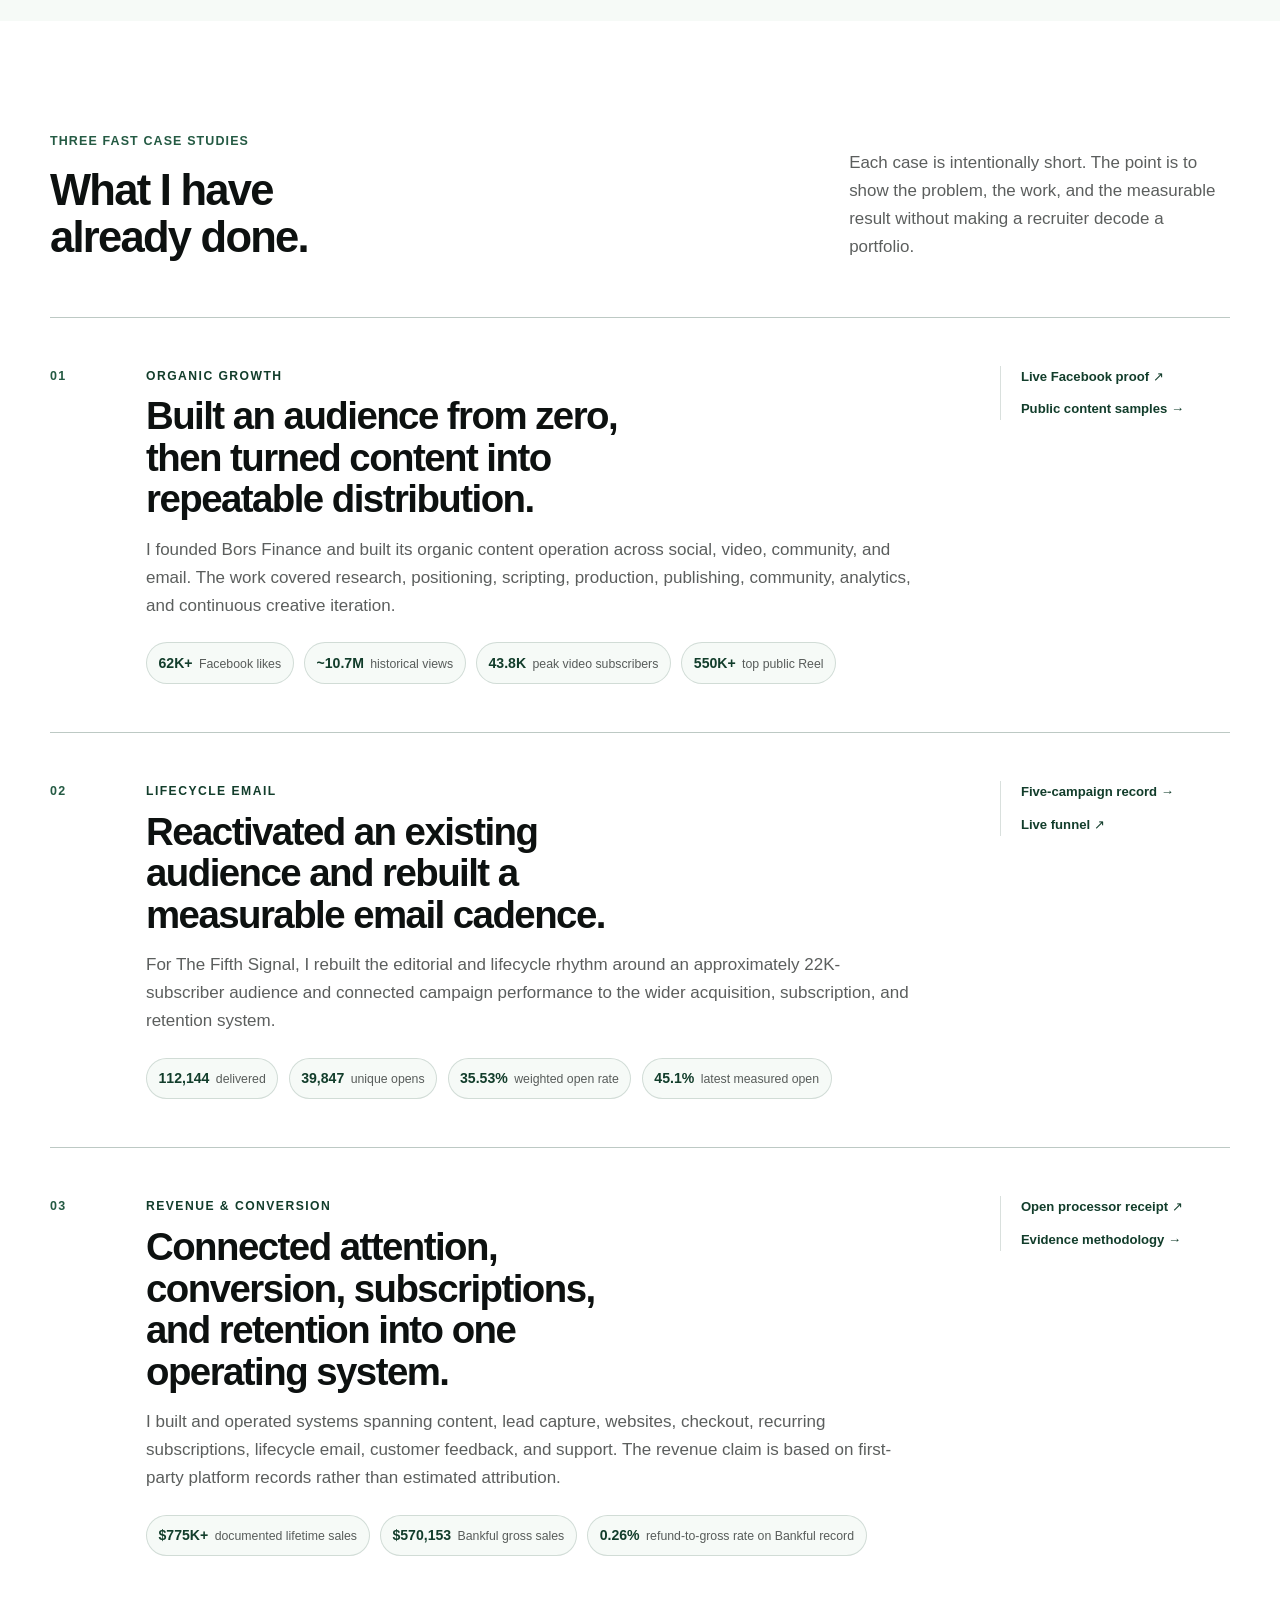
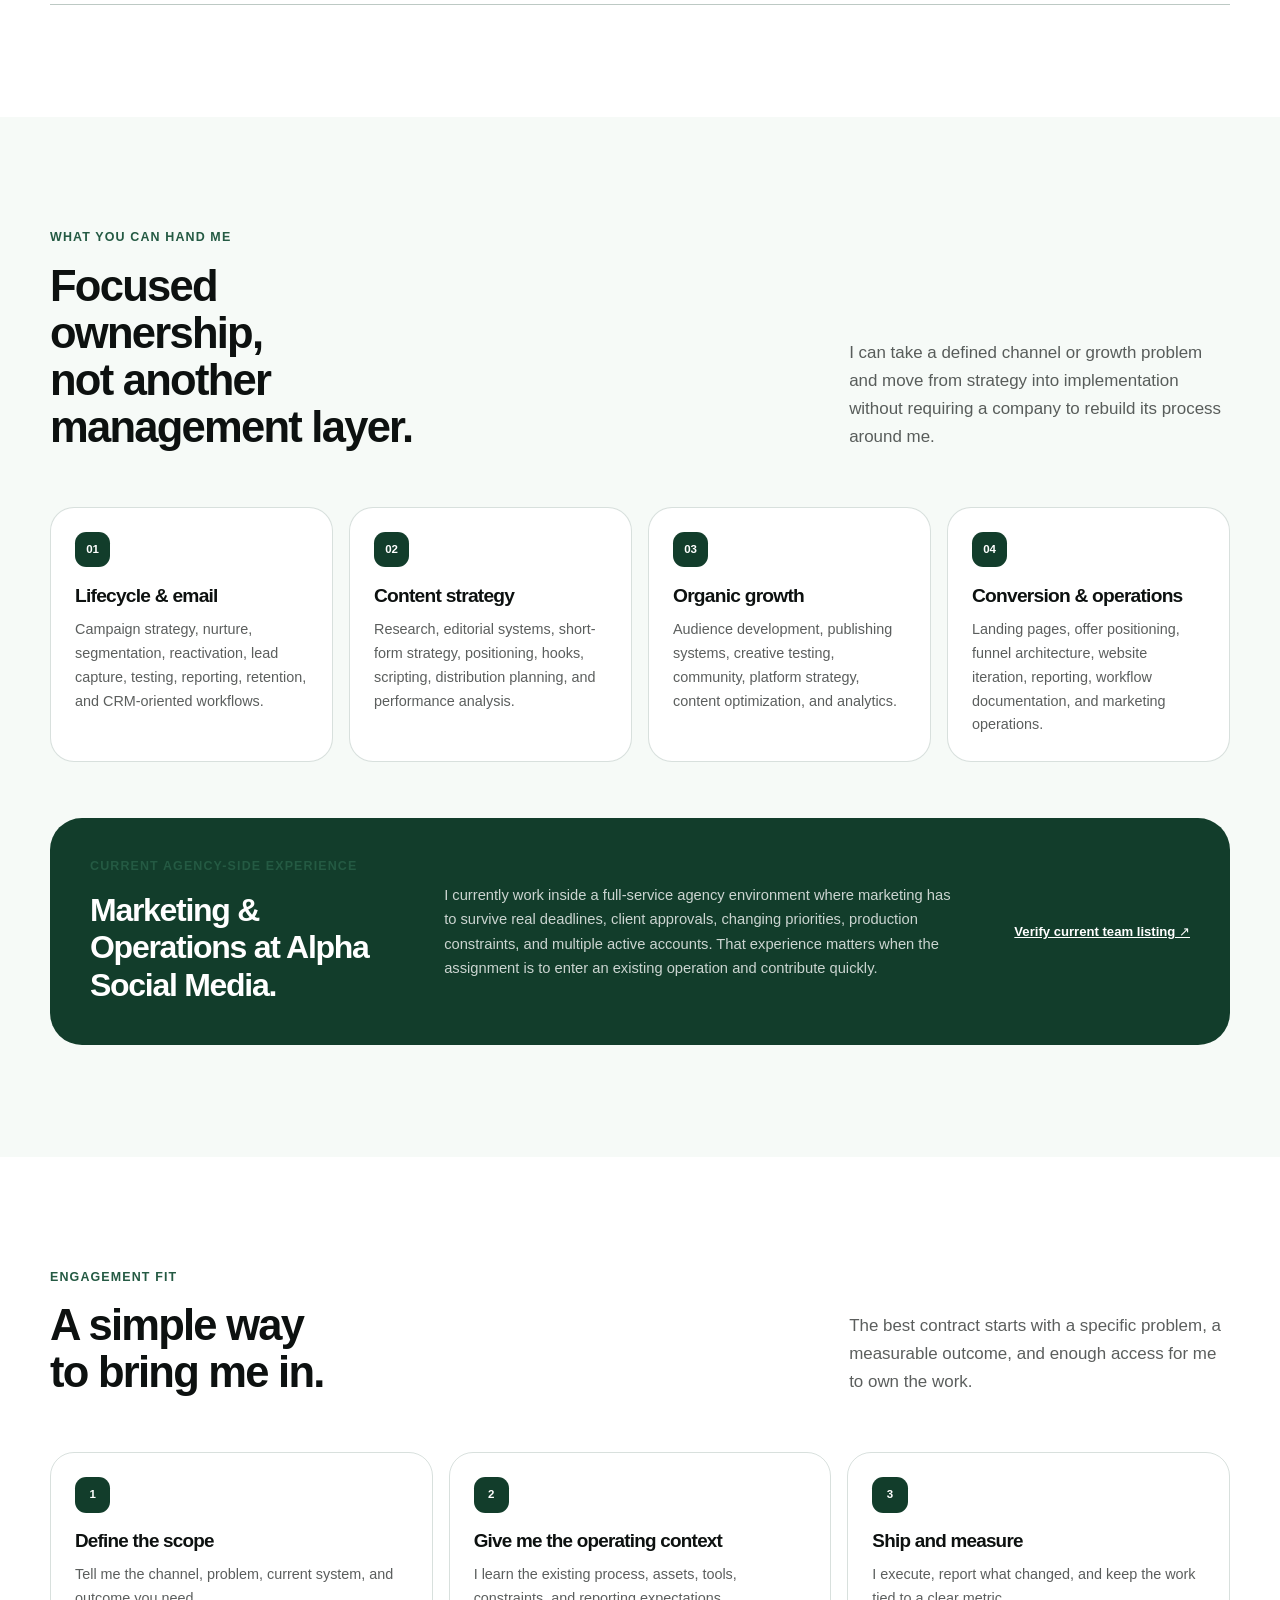
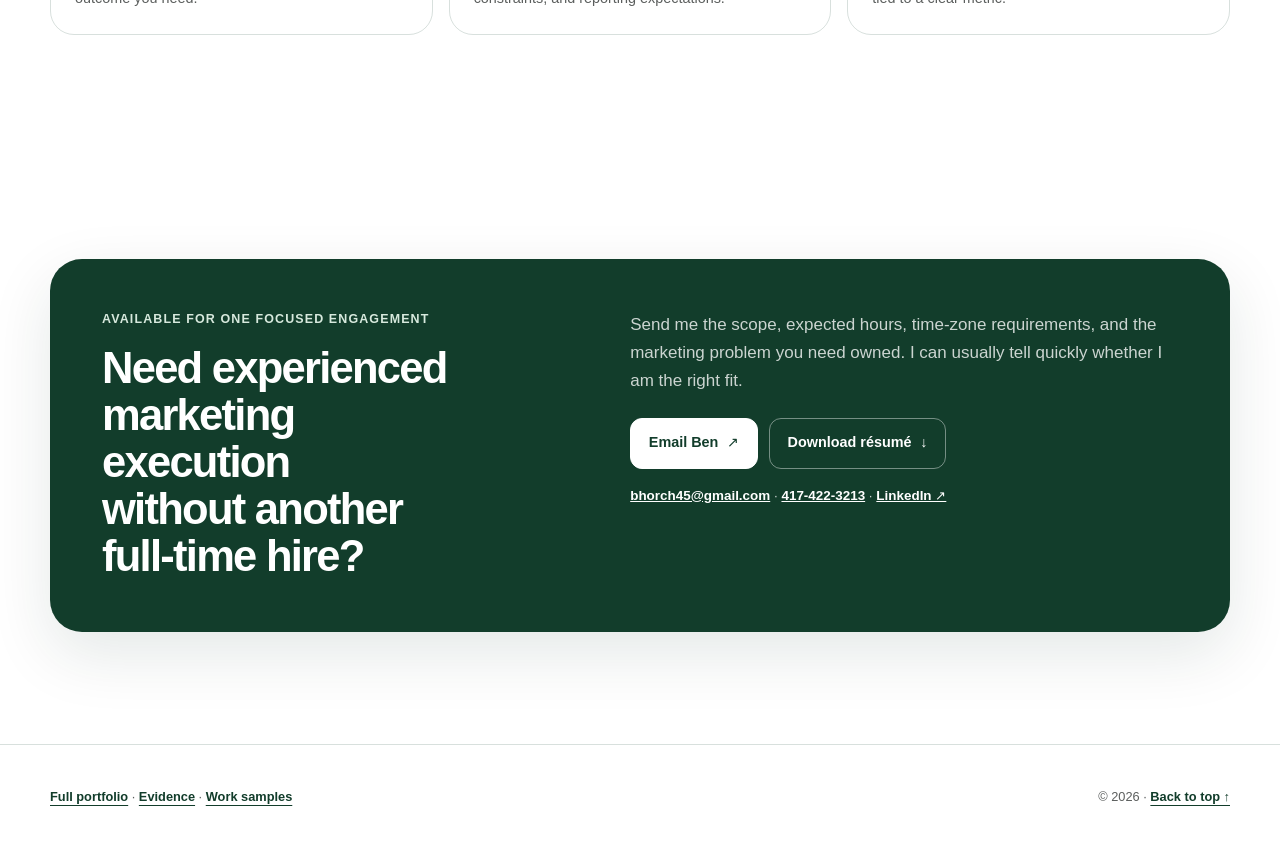
<file: contract/index.html>
<!DOCTYPE html>
<html lang="en">
  <head>
    <meta charset="utf-8">
    <meta name="viewport" content="width=device-width, initial-scale=1">
    <meta name="theme-color" content="#0b2e23">
    <meta
      name="description"
      content="Ben Horch is available for focused remote marketing contracts across lifecycle email, content strategy, organic growth, conversion, and marketing operations."
    >
    <meta name="author" content="Ben Horch">
    <meta name="robots" content="index, follow">

    <meta property="og:type" content="profile">
    <meta property="og:title" content="Ben Horch - Lifecycle Marketing & Growth Contractor">
    <meta
      property="og:description"
      content="Remote contract marketing support backed by $775K+ documented online sales, 0 to 62K+ organic audience growth, ~10.7M historical views, and measured lifecycle email performance."
    >
    <meta property="og:url" content="https://borsintel.com/contract/">
    <meta property="og:image" content="https://borsintel.com/assets/ben-horch-headshot.jpg">
    <meta property="og:image:alt" content="Ben Horch outdoors wearing round sunglasses">
    <meta name="twitter:card" content="summary_large_image">

    <link rel="canonical" href="https://borsintel.com/contract/">
    <link rel="icon" href="/assets/favicon.svg" type="image/svg+xml">
    <link rel="stylesheet" href="/styles.css?v=20260718-caption">
    <link rel="stylesheet" href="/contract/contract.css?v=20260829-contract">

    <title>Ben Horch - Lifecycle Marketing & Growth Contractor</title>
  </head>
  <body class="contract-page">
    <a class="skip-link" href="#main">Skip to contract details</a>

    <header class="site-header" data-header>
      <div class="header-inner shell">
        <a class="brand" href="/" aria-label="Ben Horch portfolio home">
          <span class="brand-mark" aria-hidden="true">BH</span>
          <span class="brand-name">Ben Horch</span>
        </a>

        <nav class="nav contract-nav" aria-label="Contract navigation">
          <a href="#results">Results</a>
          <a href="#case-studies">Case studies</a>
          <a href="#scope">Scope</a>
          <a href="#contact">Contact</a>
        </nav>

        <div class="header-actions">
          <a class="header-link" href="/">Full portfolio</a>
          <a class="header-cta" href="/assets/ben-horch-contract-resume.pdf?v=20260829" download>
            Contract résumé <span aria-hidden="true">↓</span>
          </a>
        </div>
      </div>
    </header>

    <main id="main">
      <section class="contract-hero shell" id="top" aria-labelledby="contract-title">
        <div class="contract-hero-copy" data-reveal>
          <p class="contract-kicker">Remote contract availability · 8-15 hrs/week</p>
          <h1 id="contract-title">Lifecycle marketing and growth without another full-time hire.</h1>
          <p class="contract-deck">
            I step into focused marketing problems and own the work from strategy through execution.
            Best-fit assignments include lifecycle email, content strategy, organic growth, conversion,
            and the operating systems connecting them.
          </p>

          <div class="hero-actions contract-actions">
            <a class="button button-primary" href="mailto:bhorch45@gmail.com?subject=Remote%20marketing%20contract">
              Discuss a contract <span aria-hidden="true">↗</span>
            </a>
            <a class="button button-secondary" href="/assets/ben-horch-contract-resume.pdf?v=20260829" download>
              Download contract résumé <span aria-hidden="true">↓</span>
            </a>
          </div>

          <p class="contract-availability">
            <span class="status-dot" aria-hidden="true"></span>
            Missouri · Remote, U.S. · Contract / temporary · Flexible or asynchronous work preferred
          </p>
        </div>

        <aside class="contract-fit-card" data-reveal aria-label="Best-fit contract profile">
          <p class="fit-label">Best fit</p>
          <h2>Give me a system to own.</h2>
          <p>
            I am most useful when a company has an existing product, audience, customer base, or marketing
            operation and needs an experienced operator to take ownership quickly.
          </p>
          <dl class="fit-list">
            <div><dt>Typical load</dt><dd>8-15 hrs/week</dd></div>
            <div><dt>Work style</dt><dd>Hands-on operator</dd></div>
            <div><dt>Engagement</dt><dd>Temporary or ongoing</dd></div>
            <div><dt>Location</dt><dd>Remote, U.S.</dd></div>
          </dl>
        </aside>
      </section>

      <section class="contract-proof" id="results" aria-labelledby="results-title">
        <div class="shell">
          <div class="section-intro contract-section-intro" data-reveal>
            <div>
              <p class="section-label">Proof before promises</p>
              <h2 id="results-title">Results a recruiter can verify fast.</h2>
            </div>
            <p>
              The numbers below come from businesses and systems I built or operated. The portfolio keeps
              the underlying evidence available instead of asking a hiring manager to take the claims on faith.
            </p>
          </div>

          <div class="contract-metric-grid">
            <article data-reveal>
              <strong>$775K+</strong>
              <h3>Documented online sales</h3>
              <p>Conservative lifetime total backed by separate payment-platform records.</p>
              <a href="/evidence/">Inspect the evidence <span aria-hidden="true">→</span></a>
            </article>
            <article data-reveal>
              <strong>0 → 62K+</strong>
              <h3>Organic Facebook audience</h3>
              <p>Built Bors Finance from the first follower without buying the audience.</p>
              <a href="https://www.facebook.com/borsfinance/" target="_blank" rel="noopener noreferrer">Open live proof <span aria-hidden="true">↗</span></a>
            </article>
            <article data-reveal>
              <strong>~10.7M</strong>
              <h3>Historical video views</h3>
              <p>Brand-level reach retained by an independent analytics provider.</p>
              <a href="https://playboard.co/en/channel/UCs9y9uC6JvrOXMvEhnDexFA" target="_blank" rel="noopener noreferrer">External record <span aria-hidden="true">↗</span></a>
            </article>
            <article data-reveal>
              <strong>35.53%</strong>
              <h3>Weighted email open rate</h3>
              <p>39,847 unique opens across 112,144 delivered emails and five measured campaigns.</p>
              <a href="/evidence/#email-proof">See email proof <span aria-hidden="true">→</span></a>
            </article>
          </div>
        </div>
      </section>

      <section class="contract-cases shell" id="case-studies" aria-labelledby="cases-title">
        <div class="section-intro contract-section-intro" data-reveal>
          <div>
            <p class="section-label">Three fast case studies</p>
            <h2 id="cases-title">What I have already done.</h2>
          </div>
          <p>Each case is intentionally short. The point is to show the problem, the work, and the measurable result without making a recruiter decode a portfolio.</p>
        </div>

        <article class="contract-case contract-case-featured" data-reveal>
          <div class="case-number">01</div>
          <div class="case-main">
            <p class="case-type">Organic growth</p>
            <h3>Built an audience from zero, then turned content into repeatable distribution.</h3>
            <p>
              I founded Bors Finance and built its organic content operation across social, video, community,
              and email. The work covered research, positioning, scripting, production, publishing, community,
              analytics, and continuous creative iteration.
            </p>
            <div class="case-results">
              <span><strong>62K+</strong> Facebook likes</span>
              <span><strong>~10.7M</strong> historical views</span>
              <span><strong>43.8K</strong> peak video subscribers</span>
              <span><strong>550K+</strong> top public Reel</span>
            </div>
          </div>
          <div class="case-links">
            <a href="https://www.facebook.com/borsfinance/" target="_blank" rel="noopener noreferrer">Live Facebook proof ↗</a>
            <a href="/work-samples/">Public content samples →</a>
          </div>
        </article>

        <article class="contract-case" data-reveal>
          <div class="case-number">02</div>
          <div class="case-main">
            <p class="case-type">Lifecycle email</p>
            <h3>Reactivated an existing audience and rebuilt a measurable email cadence.</h3>
            <p>
              For The Fifth Signal, I rebuilt the editorial and lifecycle rhythm around an approximately
              22K-subscriber audience and connected campaign performance to the wider acquisition,
              subscription, and retention system.
            </p>
            <div class="case-results">
              <span><strong>112,144</strong> delivered</span>
              <span><strong>39,847</strong> unique opens</span>
              <span><strong>35.53%</strong> weighted open rate</span>
              <span><strong>45.1%</strong> latest measured open</span>
            </div>
          </div>
          <div class="case-links">
            <a href="/evidence/#email-proof">Five-campaign record →</a>
            <a href="https://thefifthsignal.com/" target="_blank" rel="noopener noreferrer">Live funnel ↗</a>
          </div>
        </article>

        <article class="contract-case" data-reveal>
          <div class="case-number">03</div>
          <div class="case-main">
            <p class="case-type">Revenue & conversion</p>
            <h3>Connected attention, conversion, subscriptions, and retention into one operating system.</h3>
            <p>
              I built and operated systems spanning content, lead capture, websites, checkout, recurring
              subscriptions, lifecycle email, customer feedback, and support. The revenue claim is based on
              first-party platform records rather than estimated attribution.
            </p>
            <div class="case-results">
              <span><strong>$775K+</strong> documented lifetime sales</span>
              <span><strong>$570,153</strong> Bankful gross sales</span>
              <span><strong>0.26%</strong> refund-to-gross rate on Bankful record</span>
            </div>
          </div>
          <div class="case-links">
            <a href="/assets/bankful-sales-report.png" target="_blank" rel="noopener noreferrer">Open processor receipt ↗</a>
            <a href="/evidence/">Evidence methodology →</a>
          </div>
        </article>
      </section>

      <section class="contract-scope" id="scope" aria-labelledby="scope-title">
        <div class="shell">
          <div class="section-intro contract-section-intro" data-reveal>
            <div>
              <p class="section-label">What you can hand me</p>
              <h2 id="scope-title">Focused ownership, not another management layer.</h2>
            </div>
            <p>
              I can take a defined channel or growth problem and move from strategy into implementation
              without requiring a company to rebuild its process around me.
            </p>
          </div>

          <div class="scope-grid">
            <article data-reveal>
              <span>01</span>
              <h3>Lifecycle & email</h3>
              <p>Campaign strategy, nurture, segmentation, reactivation, lead capture, testing, reporting, retention, and CRM-oriented workflows.</p>
            </article>
            <article data-reveal>
              <span>02</span>
              <h3>Content strategy</h3>
              <p>Research, editorial systems, short-form strategy, positioning, hooks, scripting, distribution planning, and performance analysis.</p>
            </article>
            <article data-reveal>
              <span>03</span>
              <h3>Organic growth</h3>
              <p>Audience development, publishing systems, creative testing, community, platform strategy, content optimization, and analytics.</p>
            </article>
            <article data-reveal>
              <span>04</span>
              <h3>Conversion & operations</h3>
              <p>Landing pages, offer positioning, funnel architecture, website iteration, reporting, workflow documentation, and marketing operations.</p>
            </article>
          </div>

          <div class="agency-proof" data-reveal>
            <div>
              <p class="section-label">Current agency-side experience</p>
              <h3>Marketing & Operations at Alpha Social Media.</h3>
            </div>
            <p>
              I currently work inside a full-service agency environment where marketing has to survive real
              deadlines, client approvals, changing priorities, production constraints, and multiple active
              accounts. That experience matters when the assignment is to enter an existing operation and contribute quickly.
            </p>
            <a href="https://www.alphasocial.media/about" target="_blank" rel="noopener noreferrer">Verify current team listing ↗</a>
          </div>
        </div>
      </section>

      <section class="contract-process shell" aria-labelledby="process-title">
        <div class="section-intro contract-section-intro" data-reveal>
          <div>
            <p class="section-label">Engagement fit</p>
            <h2 id="process-title">A simple way to bring me in.</h2>
          </div>
          <p>The best contract starts with a specific problem, a measurable outcome, and enough access for me to own the work.</p>
        </div>

        <div class="process-grid">
          <article data-reveal><span>1</span><h3>Define the scope</h3><p>Tell me the channel, problem, current system, and outcome you need.</p></article>
          <article data-reveal><span>2</span><h3>Give me the operating context</h3><p>I learn the existing process, assets, tools, constraints, and reporting expectations.</p></article>
          <article data-reveal><span>3</span><h3>Ship and measure</h3><p>I execute, report what changed, and keep the work tied to a clear metric.</p></article>
        </div>
      </section>

      <section class="contract-contact shell" id="contact" aria-labelledby="contact-title">
        <div class="contract-contact-panel" data-reveal>
          <div>
            <p class="section-label section-label-light">Available for one focused engagement</p>
            <h2 id="contact-title">Need experienced marketing execution without another full-time hire?</h2>
          </div>
          <div class="contract-contact-copy">
            <p>
              Send me the scope, expected hours, time-zone requirements, and the marketing problem you need owned.
              I can usually tell quickly whether I am the right fit.
            </p>
            <div class="contract-contact-actions">
              <a class="button button-light" href="mailto:bhorch45@gmail.com?subject=Remote%20marketing%20contract">Email Ben <span aria-hidden="true">↗</span></a>
              <a class="button button-outline-light" href="/assets/ben-horch-contract-resume.pdf?v=20260829" download>Download résumé <span aria-hidden="true">↓</span></a>
            </div>
            <p class="contract-contact-line">
              <a href="mailto:bhorch45@gmail.com">bhorch45@gmail.com</a> ·
              <a href="tel:+14174223213">417-422-3213</a> ·
              <a href="https://www.linkedin.com/in/benjamin-horch-0a5331191" target="_blank" rel="noopener noreferrer">LinkedIn ↗</a>
            </p>
          </div>
        </div>
      </section>
    </main>

    <footer class="footer">
      <div class="shell footer-inner footer-inner-compact">
        <p><a href="/">Full portfolio</a> · <a href="/evidence/">Evidence</a> · <a href="/work-samples/">Work samples</a></p>
        <p>© 2026 · <a href="#top">Back to top ↑</a></p>
      </div>
    </footer>

    <script src="/script.js?v=20260829-contract" defer></script>
  </body>
</html>
</file>
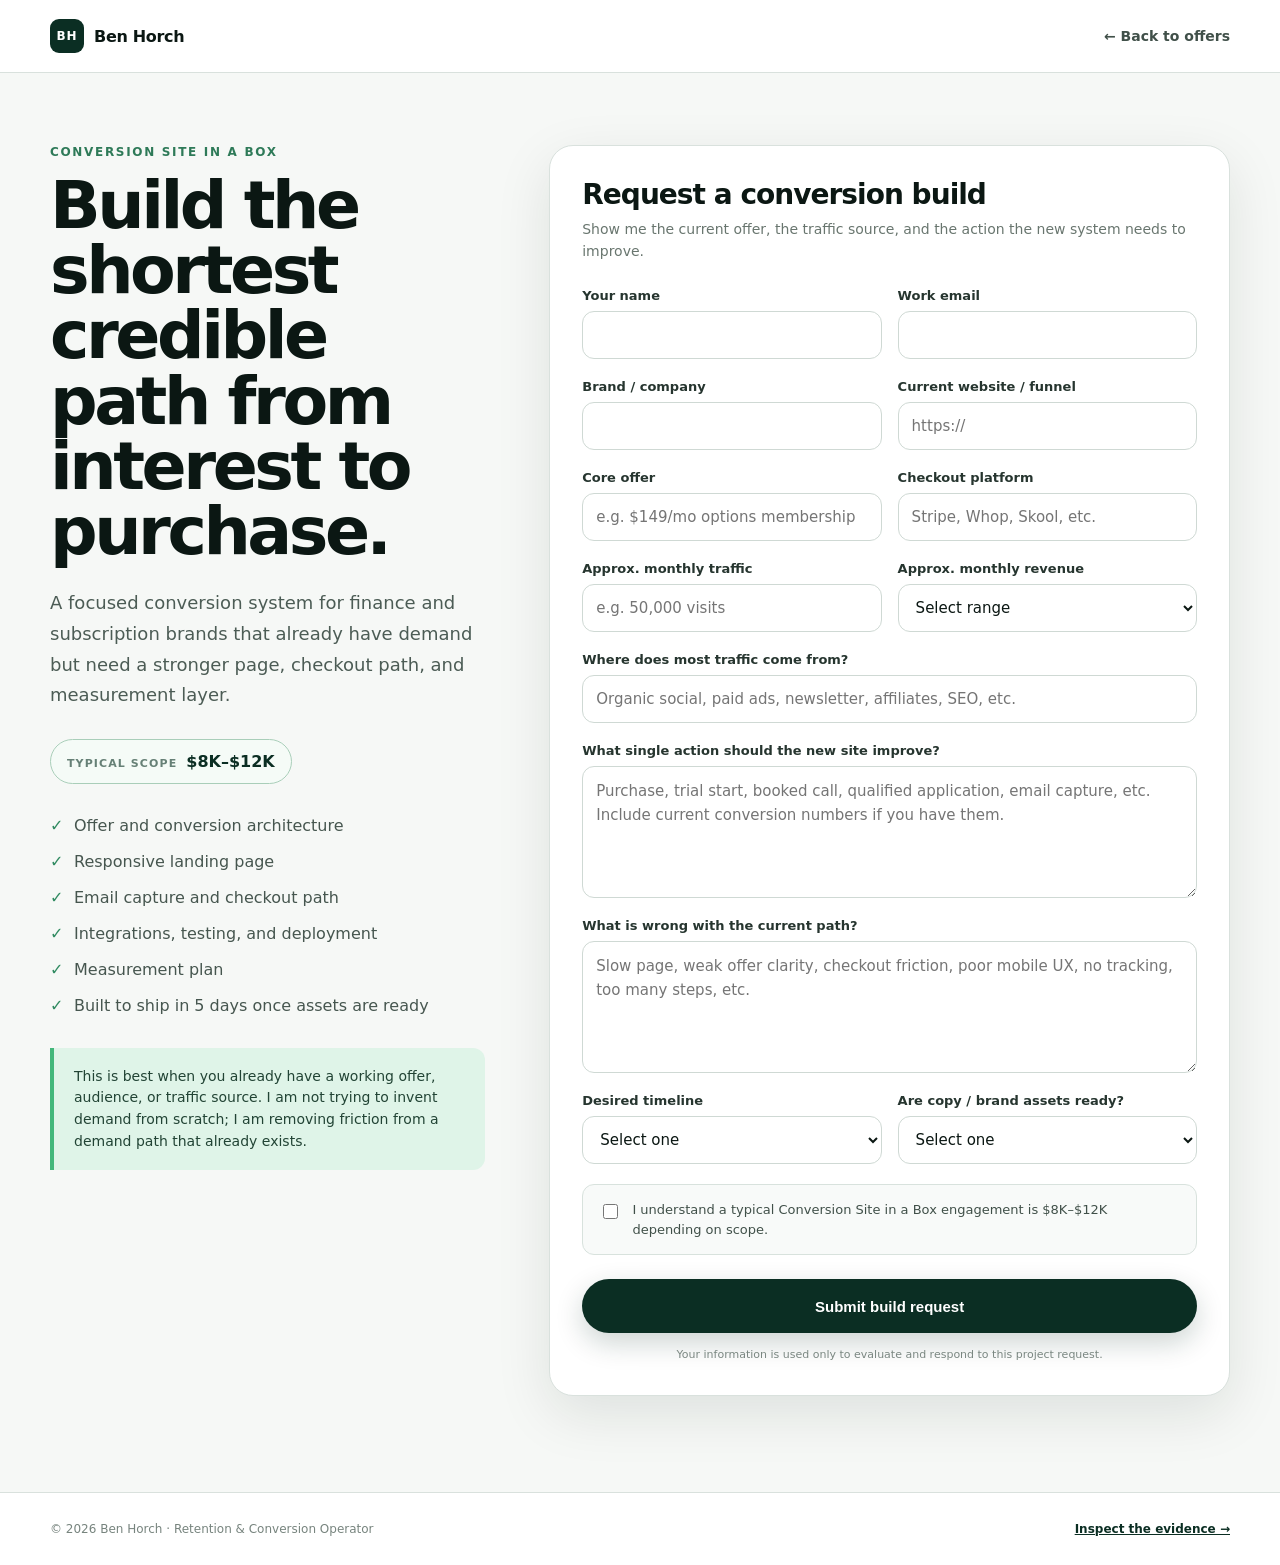
<file: conversion-build/index.html>
<!DOCTYPE html>
<html lang="en">
<head>
  <meta charset="utf-8">
  <meta name="viewport" content="width=device-width, initial-scale=1">
  <meta name="theme-color" content="#071b15">
  <meta name="description" content="Request Ben Horch's Conversion Site in a Box for subscription finance brands.">
  <link rel="canonical" href="https://borsintel.com/conversion-build/">
  <link rel="icon" href="/assets/favicon.svg" type="image/svg+xml">
  <link rel="stylesheet" href="/home-sales.css?v=20260914c">
  <link rel="stylesheet" href="/intake.css?v=20260914a">
  <title>Conversion Site in a Box — Ben Horch</title>
</head>
<body class="intake-page">
  <header class="intake-header"><div class="shell nav-shell"><a class="brand" href="/" aria-label="Ben Horch home"><span class="brand-mark" aria-hidden="true">BH</span><span>Ben Horch</span></a><a class="intake-back" href="/#offers">← Back to offers</a></div></header>
  <main class="intake-main">
    <div class="shell intake-layout">
      <section class="intake-intro">
        <p class="intake-eyebrow">Conversion Site in a Box</p>
        <h1>Build the shortest credible path from interest to purchase.</h1>
        <p class="intake-lede">A focused conversion system for finance and subscription brands that already have demand but need a stronger page, checkout path, and measurement layer.</p>
        <div class="intake-price"><small>Typical scope</small>$8K–$12K</div>
        <ul class="intake-points"><li>Offer and conversion architecture</li><li>Responsive landing page</li><li>Email capture and checkout path</li><li>Integrations, testing, and deployment</li><li>Measurement plan</li><li>Built to ship in 5 days once assets are ready</li></ul>
        <p class="intake-note">This is best when you already have a working offer, audience, or traffic source. I am not trying to invent demand from scratch; I am removing friction from a demand path that already exists.</p>
      </section>
      <section class="intake-card" aria-labelledby="form-title">
        <div class="form-heading"><h2 id="form-title">Request a conversion build</h2><p>Show me the current offer, the traffic source, and the action the new system needs to improve.</p></div>
        <form class="intake-form" name="conversion-site" method="POST" action="/submitted/" data-netlify="true" netlify-honeypot="bot-field">
          <input type="hidden" name="form-name" value="conversion-site"><p class="honeypot"><label>Do not fill this out <input name="bot-field"></label></p>
          <div class="form-row"><div class="field"><label for="name">Your name</label><input id="name" name="name" type="text" autocomplete="name" required></div><div class="field"><label for="email">Work email</label><input id="email" name="email" type="email" autocomplete="email" required></div></div>
          <div class="form-row"><div class="field"><label for="brand">Brand / company</label><input id="brand" name="brand" type="text" required></div><div class="field"><label for="website">Current website / funnel</label><input id="website" name="website" type="url" placeholder="https://" required></div></div>
          <div class="form-row"><div class="field"><label for="offer">Core offer</label><input id="offer" name="core-offer" type="text" placeholder="e.g. $149/mo options membership" required></div><div class="field"><label for="checkout">Checkout platform</label><input id="checkout" name="checkout-platform" type="text" placeholder="Stripe, Whop, Skool, etc." required></div></div>
          <div class="form-row"><div class="field"><label for="traffic">Approx. monthly traffic</label><input id="traffic" name="monthly-traffic" type="text" placeholder="e.g. 50,000 visits" required></div><div class="field"><label for="revenue">Approx. monthly revenue</label><select id="revenue" name="monthly-revenue" required><option value="" selected disabled>Select range</option><option>Under $10K</option><option>$10K–$25K</option><option>$25K–$50K</option><option>$50K–$100K</option><option>$100K–$250K</option><option>$250K+</option></select></div></div>
          <div class="field"><label for="traffic-source">Where does most traffic come from?</label><input id="traffic-source" name="traffic-source" type="text" placeholder="Organic social, paid ads, newsletter, affiliates, SEO, etc." required></div>
          <div class="field"><label for="goal">What single action should the new site improve?</label><textarea id="goal" name="conversion-goal" placeholder="Purchase, trial start, booked call, qualified application, email capture, etc. Include current conversion numbers if you have them." required></textarea></div>
          <div class="field"><label for="problem">What is wrong with the current path?</label><textarea id="problem" name="current-problem" placeholder="Slow page, weak offer clarity, checkout friction, poor mobile UX, no tracking, too many steps, etc." required></textarea></div>
          <div class="form-row"><div class="field"><label for="timeline">Desired timeline</label><select id="timeline" name="timeline" required><option value="" selected disabled>Select one</option><option>ASAP / next 2 weeks</option><option>Within 30 days</option><option>Within 60 days</option><option>Planning ahead</option></select></div><div class="field"><label for="assets">Are copy / brand assets ready?</label><select id="assets" name="assets-ready" required><option value="" selected disabled>Select one</option><option>Yes, mostly ready</option><option>Some are ready</option><option>No, I need help structuring them</option></select></div></div>
          <div class="checkbox-field"><input id="fee" name="budget-acknowledgement" type="checkbox" value="I understand typical scope is $8K-$12K" required><label for="fee">I understand a typical Conversion Site in a Box engagement is $8K–$12K depending on scope.</label></div>
          <button class="button button-primary form-submit" type="submit">Submit build request</button>
          <p class="form-privacy">Your information is used only to evaluate and respond to this project request.</p>
        </form>
      </section>
    </div>
  </main>
  <footer class="intake-footer"><div class="shell"><span>© 2026 Ben Horch · Retention &amp; Conversion Operator</span><a href="/evidence/">Inspect the evidence →</a></div></footer>
</body>
</html>
</file>
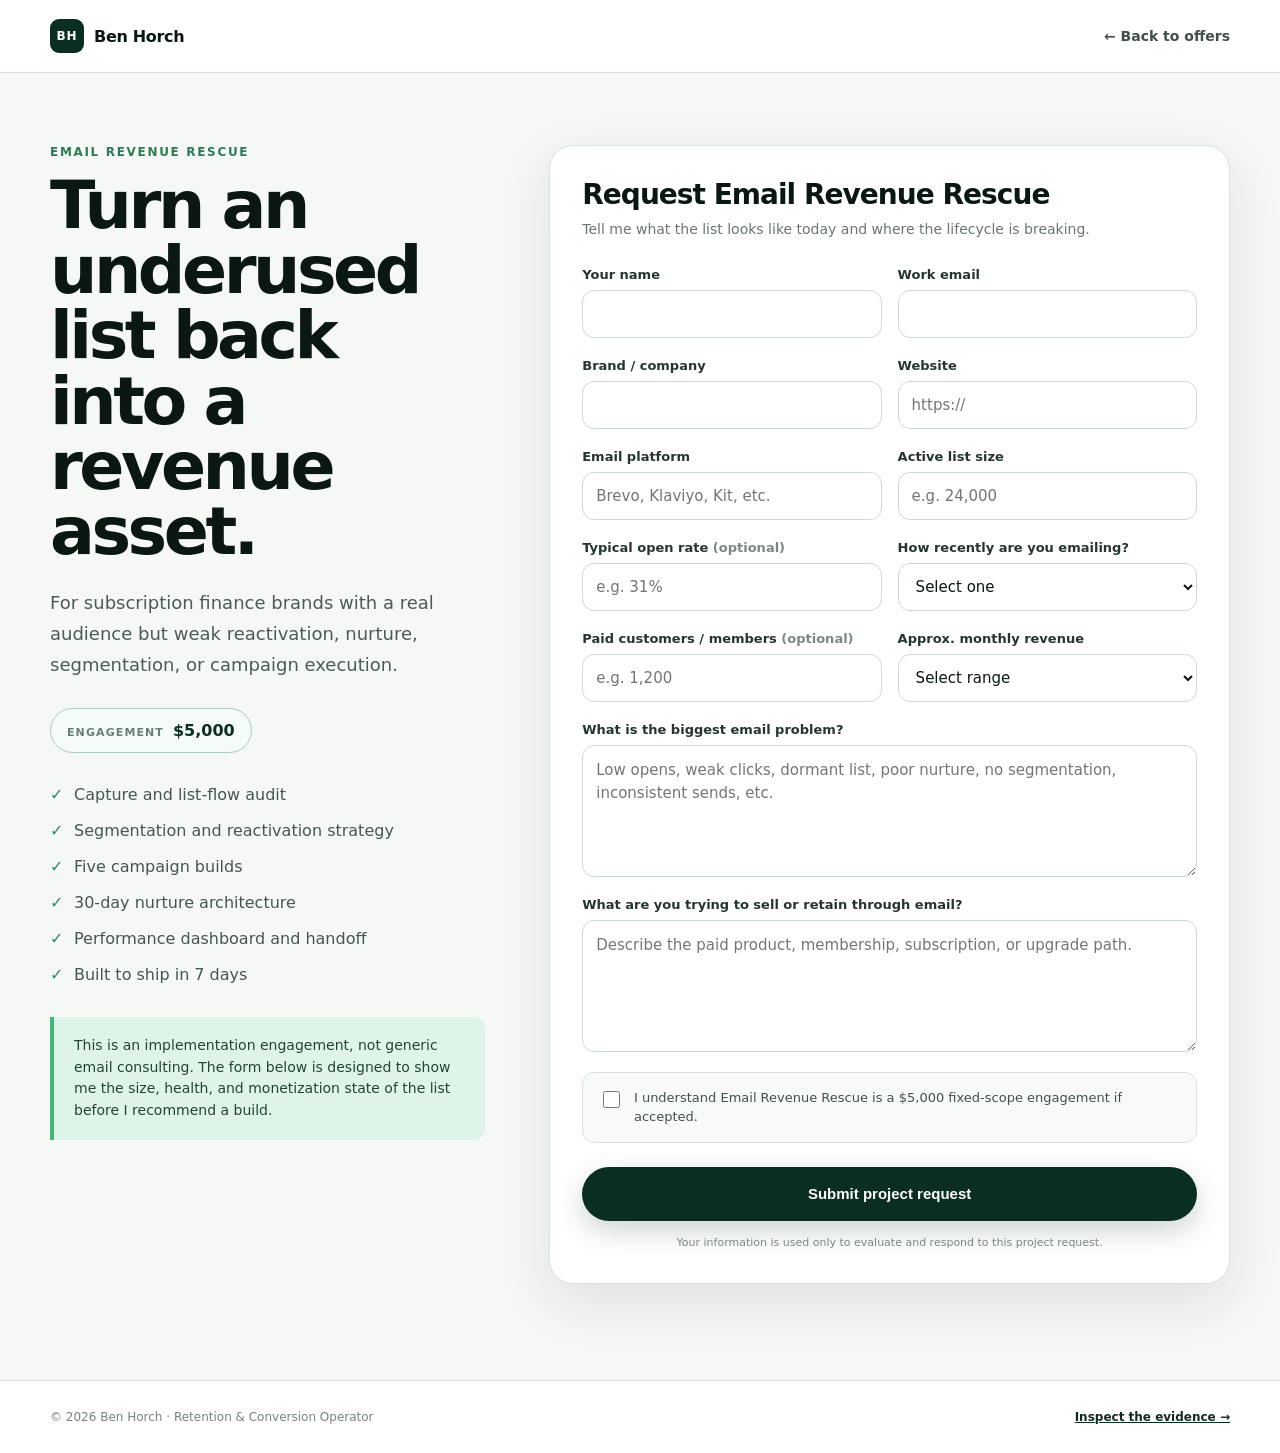
<file: email-rescue/index.html>
<!DOCTYPE html>
<html lang="en">
<head>
  <meta charset="utf-8">
  <meta name="viewport" content="width=device-width, initial-scale=1">
  <meta name="theme-color" content="#071b15">
  <meta name="description" content="Request Ben Horch's Email Revenue Rescue for subscription finance brands.">
  <link rel="canonical" href="https://borsintel.com/email-rescue/">
  <link rel="icon" href="/assets/favicon.svg" type="image/svg+xml">
  <link rel="stylesheet" href="/home-sales.css?v=20260914c">
  <link rel="stylesheet" href="/intake.css?v=20260914a">
  <title>Email Revenue Rescue — Ben Horch</title>
</head>
<body class="intake-page">
  <header class="intake-header"><div class="shell nav-shell"><a class="brand" href="/" aria-label="Ben Horch home"><span class="brand-mark" aria-hidden="true">BH</span><span>Ben Horch</span></a><a class="intake-back" href="/#offers">← Back to offers</a></div></header>
  <main class="intake-main">
    <div class="shell intake-layout">
      <section class="intake-intro">
        <p class="intake-eyebrow">Email Revenue Rescue</p>
        <h1>Turn an underused list back into a revenue asset.</h1>
        <p class="intake-lede">For subscription finance brands with a real audience but weak reactivation, nurture, segmentation, or campaign execution.</p>
        <div class="intake-price"><small>Engagement</small>$5,000</div>
        <ul class="intake-points"><li>Capture and list-flow audit</li><li>Segmentation and reactivation strategy</li><li>Five campaign builds</li><li>30-day nurture architecture</li><li>Performance dashboard and handoff</li><li>Built to ship in 7 days</li></ul>
        <p class="intake-note">This is an implementation engagement, not generic email consulting. The form below is designed to show me the size, health, and monetization state of the list before I recommend a build.</p>
      </section>
      <section class="intake-card" aria-labelledby="form-title">
        <div class="form-heading"><h2 id="form-title">Request Email Revenue Rescue</h2><p>Tell me what the list looks like today and where the lifecycle is breaking.</p></div>
        <form class="intake-form" name="email-revenue-rescue" method="POST" action="/submitted/" data-netlify="true" netlify-honeypot="bot-field">
          <input type="hidden" name="form-name" value="email-revenue-rescue"><p class="honeypot"><label>Do not fill this out <input name="bot-field"></label></p>
          <div class="form-row"><div class="field"><label for="name">Your name</label><input id="name" name="name" type="text" autocomplete="name" required></div><div class="field"><label for="email">Work email</label><input id="email" name="email" type="email" autocomplete="email" required></div></div>
          <div class="form-row"><div class="field"><label for="brand">Brand / company</label><input id="brand" name="brand" type="text" required></div><div class="field"><label for="website">Website</label><input id="website" name="website" type="url" placeholder="https://" required></div></div>
          <div class="form-row"><div class="field"><label for="platform">Email platform</label><input id="platform" name="email-platform" type="text" placeholder="Brevo, Klaviyo, Kit, etc." required></div><div class="field"><label for="list">Active list size</label><input id="list" name="list-size" type="text" placeholder="e.g. 24,000" required></div></div>
          <div class="form-row"><div class="field"><label for="open-rate">Typical open rate <span class="optional">(optional)</span></label><input id="open-rate" name="open-rate" type="text" placeholder="e.g. 31%"></div><div class="field"><label for="last-send">How recently are you emailing?</label><select id="last-send" name="send-frequency" required><option value="" selected disabled>Select one</option><option>Multiple times per week</option><option>Weekly</option><option>Monthly</option><option>Irregularly</option><option>The list is mostly dormant</option></select></div></div>
          <div class="form-row"><div class="field"><label for="customers">Paid customers / members <span class="optional">(optional)</span></label><input id="customers" name="paid-customers" type="text" placeholder="e.g. 1,200"></div><div class="field"><label for="revenue">Approx. monthly revenue</label><select id="revenue" name="monthly-revenue" required><option value="" selected disabled>Select range</option><option>Under $10K</option><option>$10K–$25K</option><option>$25K–$50K</option><option>$50K–$100K</option><option>$100K–$250K</option><option>$250K+</option></select></div></div>
          <div class="field"><label for="problem">What is the biggest email problem?</label><textarea id="problem" name="email-problem" placeholder="Low opens, weak clicks, dormant list, poor nurture, no segmentation, inconsistent sends, etc." required></textarea></div>
          <div class="field"><label for="offer">What are you trying to sell or retain through email?</label><textarea id="offer" name="offer-and-goal" placeholder="Describe the paid product, membership, subscription, or upgrade path." required></textarea></div>
          <div class="checkbox-field"><input id="fee" name="budget-acknowledgement" type="checkbox" value="I understand this engagement is $5,000" required><label for="fee">I understand Email Revenue Rescue is a $5,000 fixed-scope engagement if accepted.</label></div>
          <button class="button button-primary form-submit" type="submit">Submit project request</button>
          <p class="form-privacy">Your information is used only to evaluate and respond to this project request.</p>
        </form>
      </section>
    </div>
  </main>
  <footer class="intake-footer"><div class="shell"><span>© 2026 Ben Horch · Retention &amp; Conversion Operator</span><a href="/evidence/">Inspect the evidence →</a></div></footer>
</body>
</html>
</file>
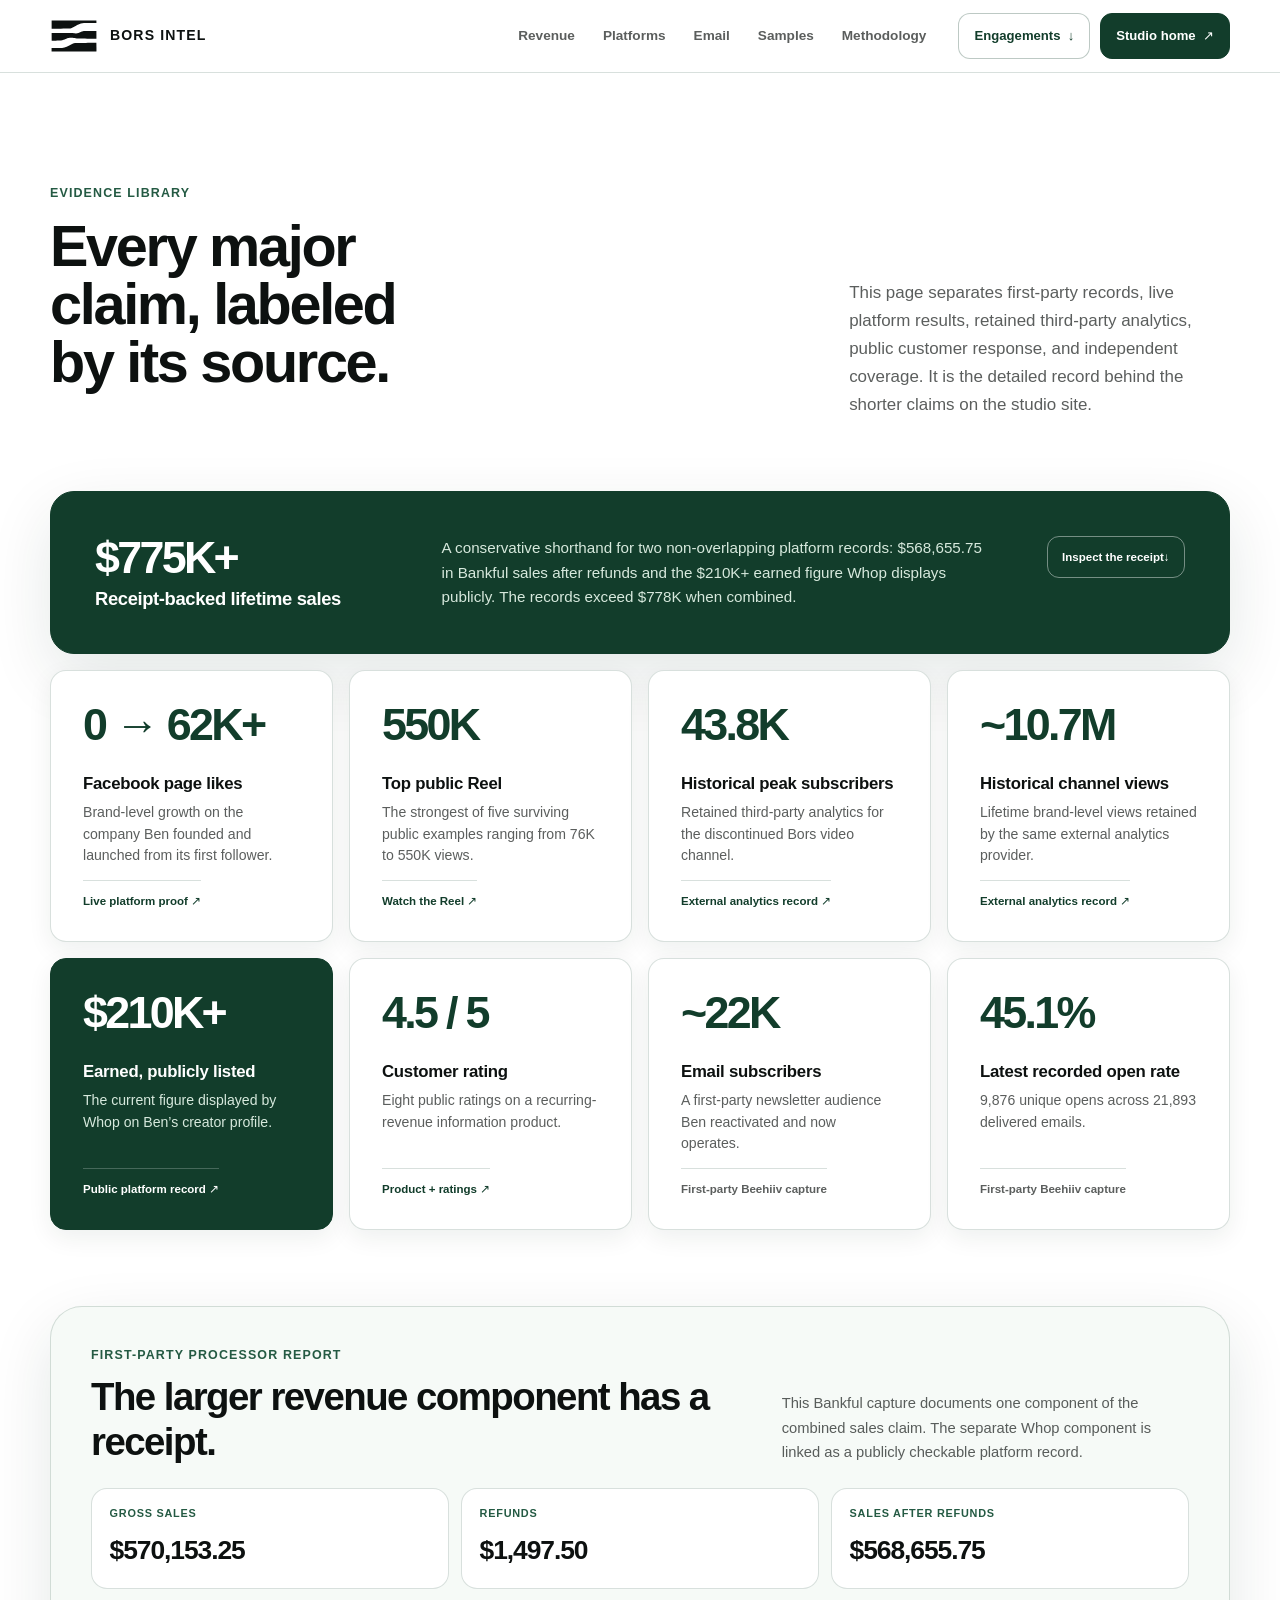
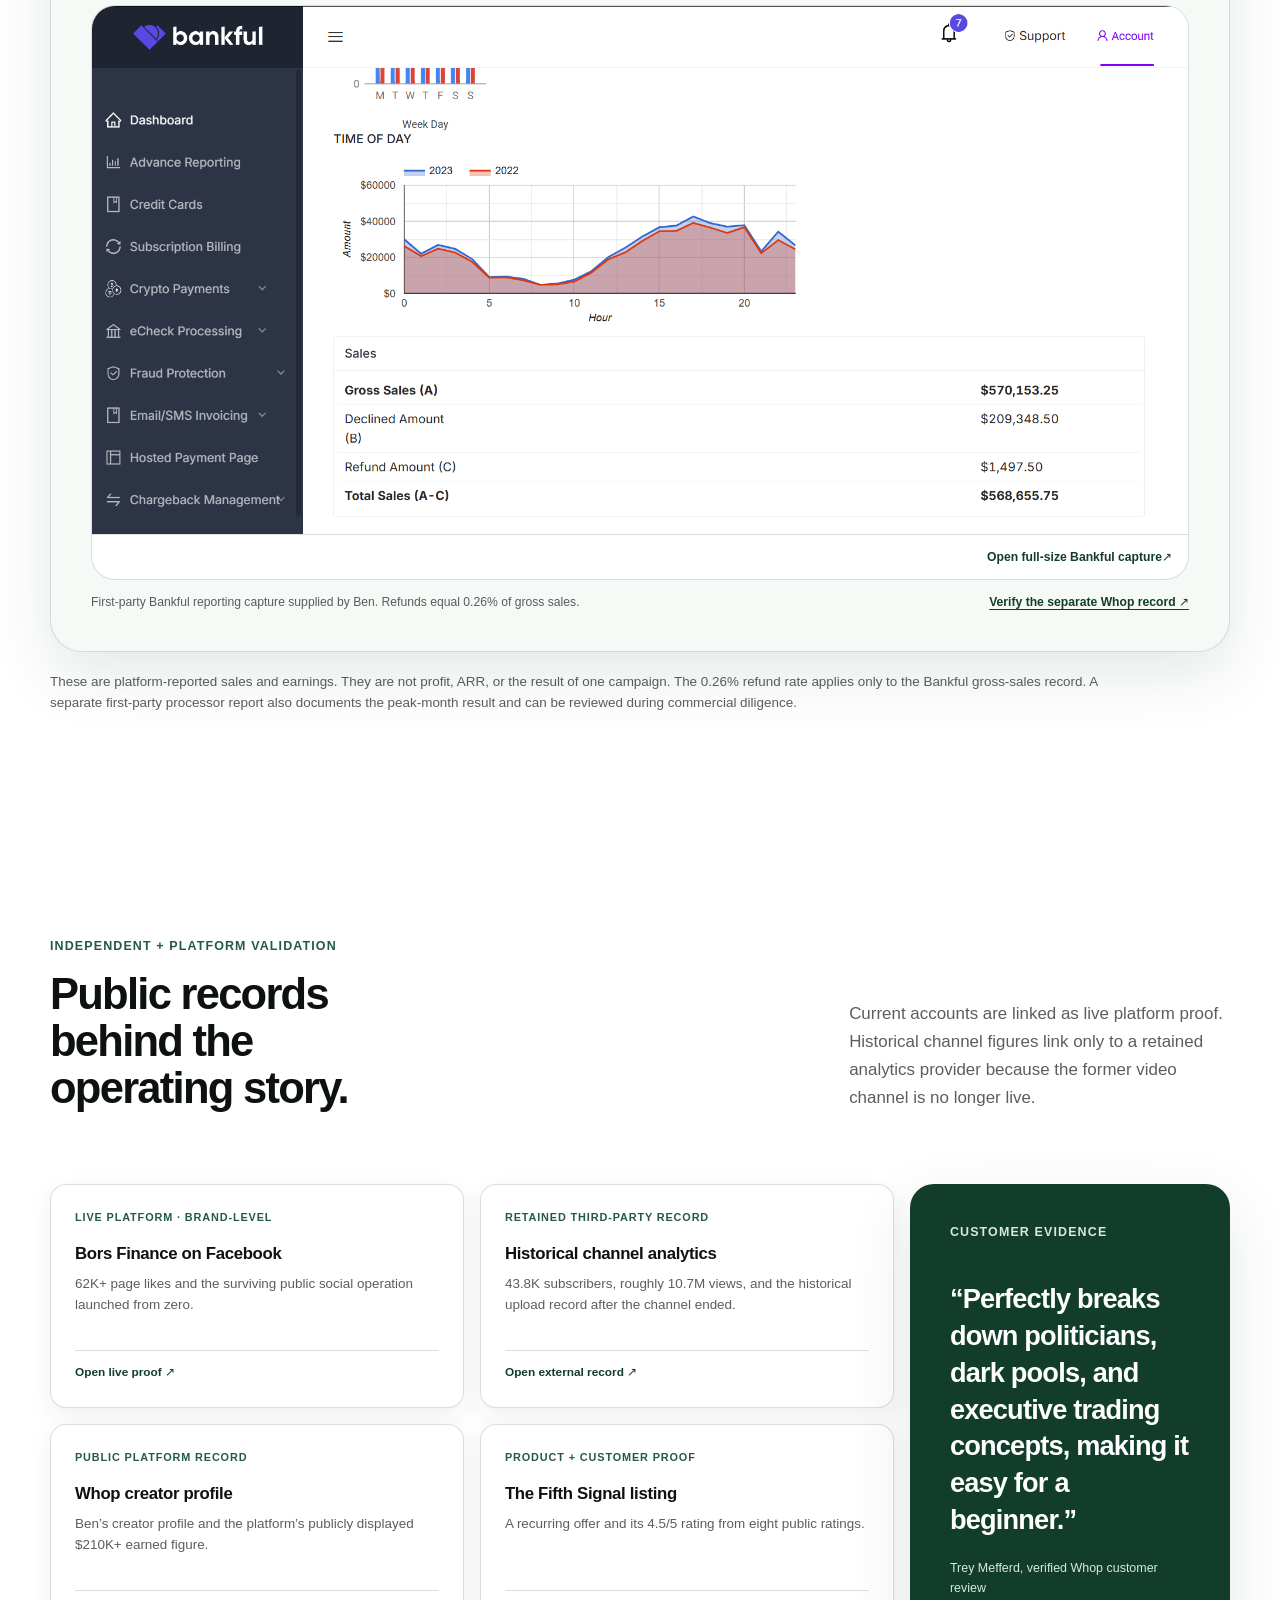
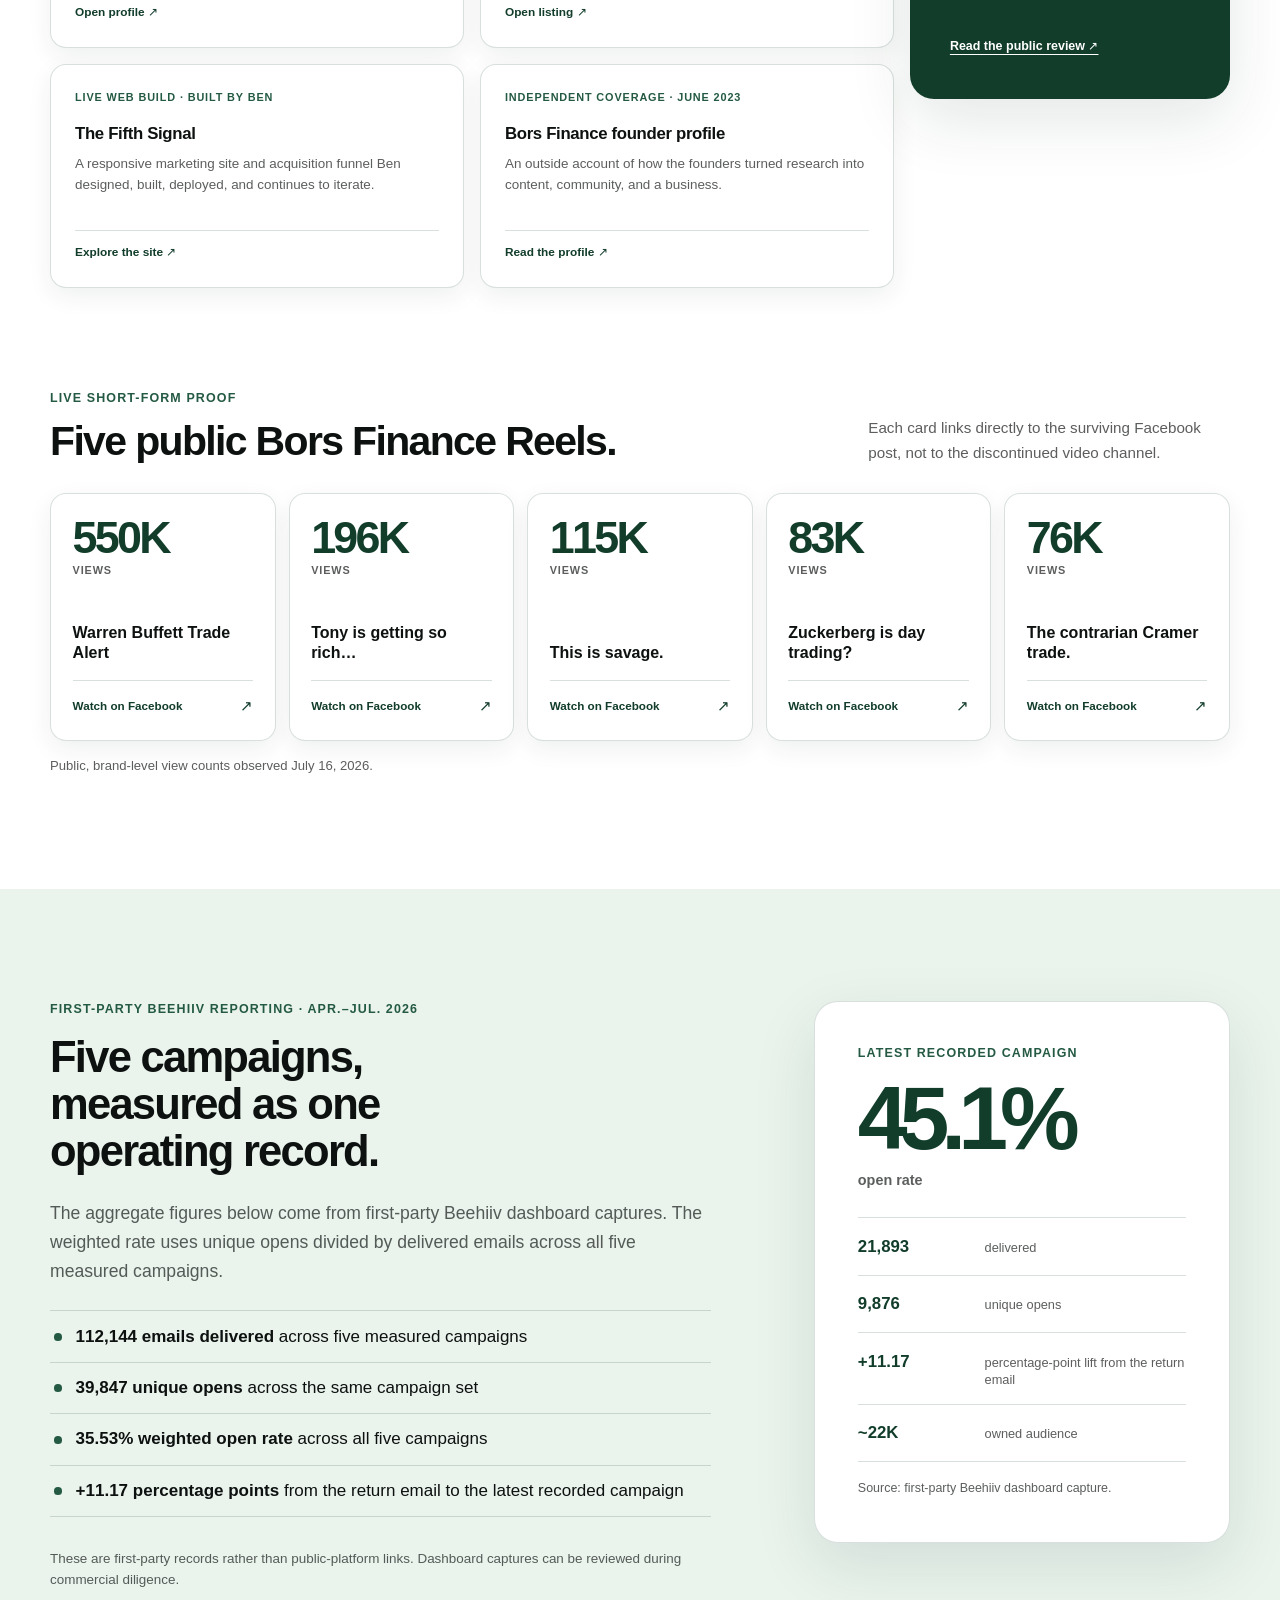
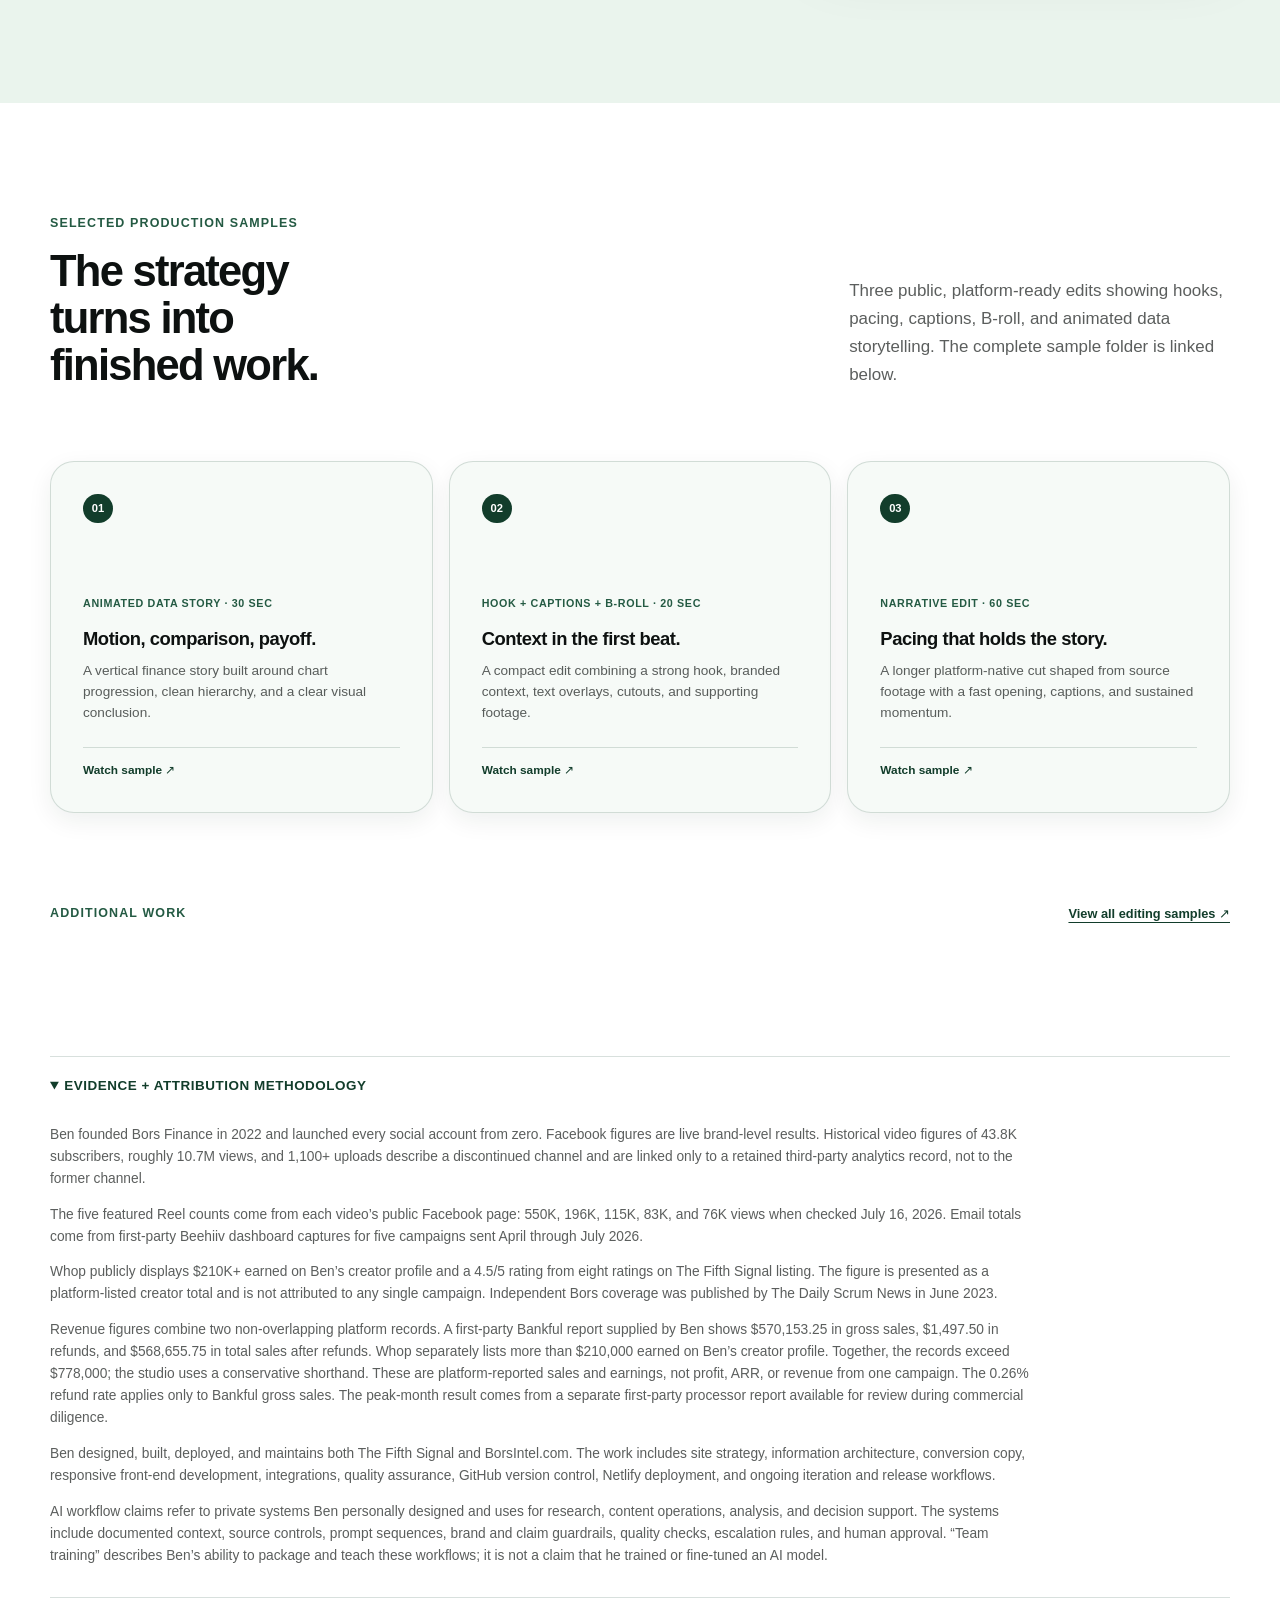
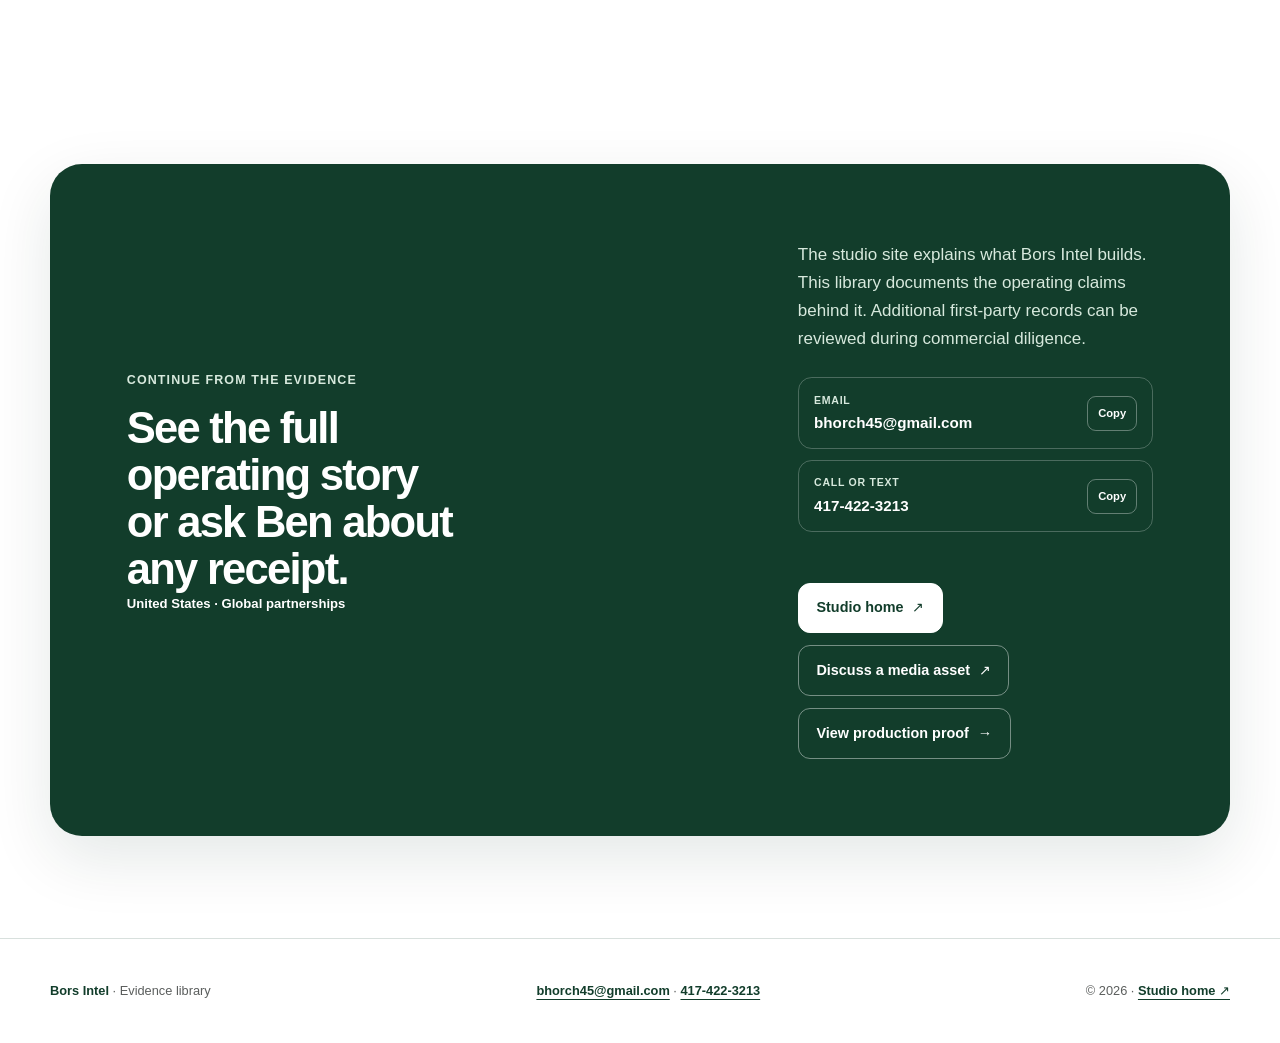
<file: evidence/index.html>
<!DOCTYPE html>
<html lang="en">
  <head>
    <meta charset="utf-8">
    <meta name="viewport" content="width=device-width, initial-scale=1">
    <meta name="theme-color" content="#0b2e23">
    <meta
      name="description"
      content="Source-labeled evidence supporting the revenue, audience, email, customer, content, and website claims behind Bors Intel."
    >
    <meta name="author" content="Ben Horch">
    <meta name="robots" content="index, follow">

    <meta property="og:type" content="website">
    <meta property="og:title" content="Evidence Library | Bors Intel">
    <meta
      property="og:description"
      content="First-party records, live platform proof, third-party analytics, customer reviews, and public work supporting Bors Intel's operating record."
    >
    <meta property="og:url" content="https://borsintel.com/evidence/">
    <meta property="og:image" content="https://borsintel.com/assets/bankful-sales-report.png">
    <meta
      property="og:image:alt"
      content="Bankful report documenting gross sales, refunds, and sales after refunds"
    >
    <meta name="twitter:card" content="summary_large_image">

    <link rel="canonical" href="https://borsintel.com/evidence/">
    <link rel="icon" href="/assets/favicon.svg" type="image/svg+xml">
    <link rel="stylesheet" href="/styles.css?v=20260801-contact-balanced">

    <title>Evidence Library | Bors Intel</title>

    <script type="application/ld+json">
      {
        "@context": "https://schema.org",
        "@type": "WebPage",
        "name": "Evidence Library | Bors Intel",
        "url": "https://borsintel.com/evidence/",
        "description": "Source-labeled evidence supporting the revenue, audience, email, customer, content, and website claims behind Bors Intel.",
        "about": {
          "@type": "Person",
          "name": "Ben Horch",
          "url": "https://borsintel.com/"
        }
      }
    </script>
  </head>
  <body>
    <a class="skip-link" href="#main">Skip to the evidence</a>

    <header class="site-header" data-header>
      <div class="header-inner shell">
        <a class="brand" href="/" aria-label="Bors Intel, studio home">
          <img class="brand-logo" src="/assets/bors-intel-logo.svg" width="48" height="35" alt="" aria-hidden="true">
          <span class="brand-name">Bors Intel</span>
        </a>

        <nav class="nav" aria-label="Evidence navigation">
          <a href="#revenue">Revenue</a>
          <a href="#platforms">Platforms</a>
          <a href="#email-proof">Email</a>
          <a href="#samples">Samples</a>
          <a href="#methodology">Methodology</a>
        </nav>

        <div class="header-actions">
          <a class="header-link" href="/#capabilities">
            Engagements <span aria-hidden="true">↓</span>
          </a>
          <a class="header-cta" href="/">
            Studio home <span aria-hidden="true">↗</span>
          </a>
        </div>
      </div>
    </header>

    <main id="main">
      <section class="proof-section" id="revenue" aria-labelledby="evidence-page-title">
        <div class="shell">
          <div class="section-intro" data-reveal>
            <div>
              <p class="section-label">Evidence library</p>
              <h1 id="evidence-page-title">Every major claim, labeled by its source.</h1>
            </div>
            <p>
              This page separates first-party records, live platform results, retained third-party
              analytics, public customer response, and independent coverage. It is the detailed record
              behind the shorter claims on the studio site.
            </p>
          </div>

          <article class="revenue-metric" data-reveal>
            <div>
              <p class="metric-value">$775K+</p>
              <h3>Receipt-backed lifetime sales</h3>
            </div>
            <p>
              A conservative shorthand for two non-overlapping platform records: $568,655.75 in Bankful
              sales after refunds and the $210K+ earned figure Whop displays publicly. The records exceed
              $778K when combined.
            </p>
            <a class="metric-source" href="#bankful-receipt">Inspect the receipt <span aria-hidden="true">↓</span></a>
          </article>

          <div class="metric-grid" role="group" aria-label="Source-labeled results">
            <article class="metric" data-reveal>
              <p class="metric-value">0 → 62K+</p>
              <h3>Facebook page likes</h3>
              <p>Brand-level growth on the company Ben founded and launched from its first follower.</p>
              <a class="metric-source" href="https://www.facebook.com/borsfinance/" target="_blank" rel="noopener noreferrer">Live platform proof ↗</a>
            </article>
            <article class="metric" data-reveal>
              <p class="metric-value">550K</p>
              <h3>Top public Reel</h3>
              <p>The strongest of five surviving public examples ranging from 76K to 550K views.</p>
              <a class="metric-source" href="https://www.facebook.com/borsfinance/videos/warren-buffett-trade-alert-/1310092330249752/" target="_blank" rel="noopener noreferrer">Watch the Reel ↗</a>
            </article>
            <article class="metric" data-reveal>
              <p class="metric-value">43.8K</p>
              <h3>Historical peak subscribers</h3>
              <p>Retained third-party analytics for the discontinued Bors video channel.</p>
              <a class="metric-source" href="https://playboard.co/en/channel/UCs9y9uC6JvrOXMvEhnDexFA" target="_blank" rel="noopener noreferrer">External analytics record ↗</a>
            </article>
            <article class="metric" data-reveal>
              <p class="metric-value">~10.7M</p>
              <h3>Historical channel views</h3>
              <p>Lifetime brand-level views retained by the same external analytics provider.</p>
              <a class="metric-source" href="https://playboard.co/en/channel/UCs9y9uC6JvrOXMvEhnDexFA" target="_blank" rel="noopener noreferrer">External analytics record ↗</a>
            </article>
            <article class="metric metric-featured" data-reveal>
              <p class="metric-value">$210K+</p>
              <h3>Earned, publicly listed</h3>
              <p>The current figure displayed by Whop on Ben’s creator profile.</p>
              <a class="metric-source" href="https://whop.com/@thefifthsignal/" target="_blank" rel="noopener noreferrer">Public platform record ↗</a>
            </article>
            <article class="metric" data-reveal>
              <p class="metric-value">4.5 / 5</p>
              <h3>Customer rating</h3>
              <p>Eight public ratings on a recurring-revenue information product.</p>
              <a class="metric-source" href="https://whop.com/the-fifth-signal/trading-options-3giuxjycyhreacl/" target="_blank" rel="noopener noreferrer">Product + ratings ↗</a>
            </article>
            <article class="metric" data-reveal>
              <p class="metric-value">~22K</p>
              <h3>Email subscribers</h3>
              <p>A first-party newsletter audience Ben reactivated and now operates.</p>
              <span class="metric-source metric-source-static">First-party Beehiiv capture</span>
            </article>
            <article class="metric" data-reveal>
              <p class="metric-value">45.1%</p>
              <h3>Latest recorded open rate</h3>
              <p>9,876 unique opens across 21,893 delivered emails.</p>
              <span class="metric-source metric-source-static">First-party Beehiiv capture</span>
            </article>
          </div>

          <figure class="bankful-proof" id="bankful-receipt" data-reveal>
            <div class="bankful-proof-heading">
              <div>
                <p class="section-label">First-party processor report</p>
                <h3>The larger revenue component has a receipt.</h3>
              </div>
              <p>
                This Bankful capture documents one component of the combined sales claim. The separate
                Whop component is linked as a publicly checkable platform record.
              </p>
            </div>

            <dl class="bankful-totals">
              <div>
                <dt>Gross sales</dt>
                <dd>$570,153.25</dd>
              </div>
              <div>
                <dt>Refunds</dt>
                <dd>$1,497.50</dd>
              </div>
              <div>
                <dt>Sales after refunds</dt>
                <dd>$568,655.75</dd>
              </div>
            </dl>

            <a
              class="bankful-image-link"
              href="/assets/bankful-sales-report.png"
              target="_blank"
              rel="noopener noreferrer"
              aria-label="Open the full-size Bankful sales report capture in a new tab"
            >
              <span class="bankful-image-viewport">
                <img
                  src="/assets/bankful-sales-report.png"
                  width="1920"
                  height="1128"
                  alt="Bankful report showing $570,153.25 gross sales, $1,497.50 in refunds, and $568,655.75 total sales"
                  loading="lazy"
                  decoding="async"
                >
              </span>
              <span class="bankful-image-action">Open full-size Bankful capture <span aria-hidden="true">↗</span></span>
            </a>

            <figcaption>
              <span>First-party Bankful reporting capture supplied by Ben. Refunds equal 0.26% of gross sales.</span>
              <a href="https://whop.com/@thefifthsignal/" target="_blank" rel="noopener noreferrer">Verify the separate Whop record ↗</a>
            </figcaption>
          </figure>

          <p class="proof-note">
            These are platform-reported sales and earnings. They are not profit, ARR, or the result of one campaign.
            The 0.26% refund rate applies only to the Bankful gross-sales record. A separate first-party
            processor report also documents the peak-month result and can be reviewed during commercial diligence.
          </p>
        </div>
      </section>

      <section class="evidence-section shell" id="platforms" aria-labelledby="platforms-title">
        <div class="section-intro" data-reveal>
          <div>
            <p class="section-label">Independent + platform validation</p>
            <h2 id="platforms-title">Public records behind the operating story.</h2>
          </div>
          <p>
            Current accounts are linked as live platform proof. Historical channel figures link only to a
            retained analytics provider because the former video channel is no longer live.
          </p>
        </div>

        <div class="evidence-layout">
          <div class="evidence-grid">
            <a class="evidence-card" href="https://www.facebook.com/borsfinance/" target="_blank" rel="noopener noreferrer" data-reveal>
              <span>Live platform · brand-level</span>
              <h3>Bors Finance on Facebook</h3>
              <p>62K+ page likes and the surviving public social operation launched from zero.</p>
              <strong>Open live proof ↗</strong>
            </a>
            <a class="evidence-card" href="https://playboard.co/en/channel/UCs9y9uC6JvrOXMvEhnDexFA" target="_blank" rel="noopener noreferrer" data-reveal>
              <span>Retained third-party record</span>
              <h3>Historical channel analytics</h3>
              <p>43.8K subscribers, roughly 10.7M views, and the historical upload record after the channel ended.</p>
              <strong>Open external record ↗</strong>
            </a>
            <a class="evidence-card" href="https://whop.com/@thefifthsignal/" target="_blank" rel="noopener noreferrer" data-reveal>
              <span>Public platform record</span>
              <h3>Whop creator profile</h3>
              <p>Ben’s creator profile and the platform’s publicly displayed $210K+ earned figure.</p>
              <strong>Open profile ↗</strong>
            </a>
            <a class="evidence-card" href="https://whop.com/the-fifth-signal/trading-options-3giuxjycyhreacl/" target="_blank" rel="noopener noreferrer" data-reveal>
              <span>Product + customer proof</span>
              <h3>The Fifth Signal listing</h3>
              <p>A recurring offer and its 4.5/5 rating from eight public ratings.</p>
              <strong>Open listing ↗</strong>
            </a>
            <a class="evidence-card" href="https://thefifthsignal.com/" target="_blank" rel="noopener noreferrer" data-reveal>
              <span>Live web build · built by Ben</span>
              <h3>The Fifth Signal</h3>
              <p>A responsive marketing site and acquisition funnel Ben designed, built, deployed, and continues to iterate.</p>
              <strong>Explore the site ↗</strong>
            </a>
            <a class="evidence-card" href="https://www.thedailyscrumnews.com/trading-politics-2-traders-mirror-congressional-committee-members-stock-trades-for-profits/" target="_blank" rel="noopener noreferrer" data-reveal>
              <span>Independent coverage · June 2023</span>
              <h3>Bors Finance founder profile</h3>
              <p>An outside account of how the founders turned research into content, community, and a business.</p>
              <strong>Read the profile ↗</strong>
            </a>
          </div>

          <aside class="testimonial-card" aria-labelledby="customer-evidence-title" data-reveal>
            <p class="kicker" id="customer-evidence-title">Customer evidence</p>
            <blockquote>
              “Perfectly breaks down politicians, dark pools, and executive trading concepts, making it easy for a beginner.”
            </blockquote>
            <p>Trey Mefferd, verified Whop customer review</p>
            <a href="https://whop.com/bors-discord/reviews/" target="_blank" rel="noopener noreferrer">Read the public review ↗</a>
          </aside>
        </div>

        <div class="reel-heading" id="public-reels" data-reveal>
          <div>
            <p class="section-label">Live short-form proof</p>
            <h3>Five public Bors Finance Reels.</h3>
          </div>
          <p>Each card links directly to the surviving Facebook post, not to the discontinued video channel.</p>
        </div>

        <div class="reel-grid">
          <a class="reel-card" href="https://www.facebook.com/borsfinance/videos/warren-buffett-trade-alert-/1310092330249752/" target="_blank" rel="noopener noreferrer" data-reveal aria-label="Watch Warren Buffett Trade Alert on Facebook, 550 thousand views">
            <span class="reel-count">550K</span>
            <span class="reel-label">views</span>
            <strong>Warren Buffett Trade Alert</strong>
            <span class="reel-link">Watch on Facebook <b aria-hidden="true">↗</b></span>
          </a>
          <a class="reel-card" href="https://www.facebook.com/borsfinance/videos/tony-is-getting-so-rich-and-i-think-we-all-know-why/642011462124340/" target="_blank" rel="noopener noreferrer" data-reveal aria-label="Watch Tony is getting so rich on Facebook, 196 thousand views">
            <span class="reel-count">196K</span>
            <span class="reel-label">views</span>
            <strong>Tony is getting so rich…</strong>
            <span class="reel-link">Watch on Facebook <b aria-hidden="true">↗</b></span>
          </a>
          <a class="reel-card" href="https://www.facebook.com/borsfinance/videos/this-is-savage-lets-keep-pressuring-them-on-their-home-turf/1302484117648203/" target="_blank" rel="noopener noreferrer" data-reveal aria-label="Watch This is savage on Facebook, 115 thousand views">
            <span class="reel-count">115K</span>
            <span class="reel-label">views</span>
            <strong>This is savage.</strong>
            <span class="reel-link">Watch on Facebook <b aria-hidden="true">↗</b></span>
          </a>
          <a class="reel-card" href="https://www.facebook.com/borsfinance/videos/turns-out-that-mark-zuckerberg-is-day-trading-his-own-stock-lolcomment-bors-to-s/627084276376092/" target="_blank" rel="noopener noreferrer" data-reveal aria-label="Watch Mark Zuckerberg is day trading on Facebook, 83 thousand views">
            <span class="reel-count">83K</span>
            <span class="reel-label">views</span>
            <strong>Zuckerberg is day trading?</strong>
            <span class="reel-link">Watch on Facebook <b aria-hidden="true">↗</b></span>
          </a>
          <a class="reel-card" href="https://www.facebook.com/borsfinance/videos/jim-cramers-trading-advice-often-misses-the-mark-with-his-contrarian-predictions/663964069291057/" target="_blank" rel="noopener noreferrer" data-reveal aria-label="Watch Jim Cramer contrarian trading on Facebook, 76 thousand views">
            <span class="reel-count">76K</span>
            <span class="reel-label">views</span>
            <strong>The contrarian Cramer trade.</strong>
            <span class="reel-link">Watch on Facebook <b aria-hidden="true">↗</b></span>
          </a>
        </div>
        <p class="reel-note">Public, brand-level view counts observed July 16, 2026.</p>
      </section>

      <section class="email-section" id="email-proof" aria-labelledby="email-proof-title">
        <div class="shell email-layout">
          <div class="email-copy" data-reveal>
            <p class="section-label">First-party Beehiiv reporting · Apr.–Jul. 2026</p>
            <h2 id="email-proof-title">Five campaigns, measured as one operating record.</h2>
            <p class="email-lede">
              The aggregate figures below come from first-party Beehiiv dashboard captures. The weighted
              rate uses unique opens divided by delivered emails across all five measured campaigns.
            </p>
            <ul class="email-list">
              <li><strong>112,144 emails delivered</strong> across five measured campaigns</li>
              <li><strong>39,847 unique opens</strong> across the same campaign set</li>
              <li><strong>35.53% weighted open rate</strong> across all five campaigns</li>
              <li><strong>+11.17 percentage points</strong> from the return email to the latest recorded campaign</li>
            </ul>
            <p class="proof-note">
              These are first-party records rather than public-platform links. Dashboard captures can be
              reviewed during commercial diligence.
            </p>
          </div>

          <aside class="email-scorecard" data-reveal aria-label="Latest recorded email campaign">
            <p class="kicker">Latest recorded campaign</p>
            <strong class="score-main">45.1%</strong>
            <span class="score-main-label">open rate</span>
            <div class="score-list">
              <div><strong>21,893</strong><span>delivered</span></div>
              <div><strong>9,876</strong><span>unique opens</span></div>
              <div><strong>+11.17</strong><span>percentage-point lift from the return email</span></div>
              <div><strong>~22K</strong><span>owned audience</span></div>
            </div>
            <p class="score-note">Source: first-party Beehiiv dashboard capture.</p>
          </aside>
        </div>
      </section>

      <section class="evidence-section shell" id="samples" aria-labelledby="samples-title">
        <div class="section-intro" data-reveal>
          <div>
            <p class="section-label">Selected production samples</p>
            <h2 id="samples-title">The strategy turns into finished work.</h2>
          </div>
          <p>
            Three public, platform-ready edits showing hooks, pacing, captions, B-roll, and animated data
            storytelling. The complete sample folder is linked below.
          </p>
        </div>

        <div class="production-grid">
          <a class="production-card" href="https://drive.google.com/file/d/1TZaStbON2fpw1GAABI1I8uIAGlmhEBwp/view" target="_blank" rel="noopener noreferrer" data-reveal>
            <span class="production-number">01</span>
            <div>
              <small>Animated data story · 30 sec</small>
              <h3>Motion, comparison, payoff.</h3>
              <p>A vertical finance story built around chart progression, clean hierarchy, and a clear visual conclusion.</p>
            </div>
            <strong>Watch sample ↗</strong>
          </a>
          <a class="production-card" href="https://drive.google.com/file/d/1_XT-wnzt2m4ZzMmAR6ALP1I8CFS9fnnK/view" target="_blank" rel="noopener noreferrer" data-reveal>
            <span class="production-number">02</span>
            <div>
              <small>Hook + captions + B-roll · 20 sec</small>
              <h3>Context in the first beat.</h3>
              <p>A compact edit combining a strong hook, branded context, text overlays, cutouts, and supporting footage.</p>
            </div>
            <strong>Watch sample ↗</strong>
          </a>
          <a class="production-card" href="https://drive.google.com/file/d/1FQnTZxpUPp8BW2K_jtBVKMUAgf6VSyhv/view" target="_blank" rel="noopener noreferrer" data-reveal>
            <span class="production-number">03</span>
            <div>
              <small>Narrative edit · 60 sec</small>
              <h3>Pacing that holds the story.</h3>
              <p>A longer platform-native cut shaped from source footage with a fast opening, captions, and sustained momentum.</p>
            </div>
            <strong>Watch sample ↗</strong>
          </a>
        </div>

        <div class="validation-heading" data-reveal>
          <p class="section-label">Additional work</p>
          <a href="https://drive.google.com/drive/folders/1q49Lm3K35M14e8k_hP4GS_mVjq-hhZ4u" target="_blank" rel="noopener noreferrer">View all editing samples ↗</a>
        </div>
      </section>

      <section class="evidence shell" id="methodology" aria-label="Evidence and attribution methodology">
        <details open>
          <summary>Evidence + attribution methodology</summary>
          <div class="evidence-body">
            <p>
              Ben founded Bors Finance in 2022 and launched every social account from zero. Facebook
              figures are live brand-level results. Historical video figures of 43.8K subscribers, roughly
              10.7M views, and 1,100+ uploads describe a discontinued channel and are linked only to a
              retained third-party analytics record, not to the former channel.
            </p>
            <p>
              The five featured Reel counts come from each video’s public Facebook page: 550K, 196K,
              115K, 83K, and 76K views when checked July 16, 2026. Email totals come from first-party
              Beehiiv dashboard captures for five campaigns sent April through July 2026.
            </p>
            <p>
              Whop publicly displays $210K+ earned on Ben’s creator profile and a 4.5/5 rating from eight
              ratings on The Fifth Signal listing. The figure is presented as a platform-listed creator
              total and is not attributed to any single campaign. Independent Bors coverage was published
              by The Daily Scrum News in June 2023.
            </p>
            <p>
              Revenue figures combine two non-overlapping platform records. A first-party Bankful report
              supplied by Ben shows $570,153.25 in gross sales, $1,497.50 in refunds, and $568,655.75 in
              total sales after refunds. Whop separately lists more than $210,000 earned on Ben’s creator
              profile. Together, the records exceed $778,000; the studio uses a conservative shorthand.
              These are platform-reported sales and earnings, not profit, ARR, or revenue from one campaign.
              The 0.26% refund rate applies only to Bankful gross sales. The peak-month result comes from a
              separate first-party processor report available for review during commercial diligence.
            </p>
            <p>
              Ben designed, built, deployed, and maintains both The Fifth Signal and BorsIntel.com. The work
              includes site strategy, information architecture, conversion copy, responsive front-end
              development, integrations, quality assurance, GitHub version control, Netlify deployment, and
              ongoing iteration and release workflows.
            </p>
            <p>
              AI workflow claims refer to private systems Ben personally designed and uses for research,
              content operations, analysis, and decision support. The systems include documented context,
              source controls, prompt sequences, brand and claim guardrails, quality checks, escalation rules,
              and human approval. “Team training” describes Ben’s ability to package and teach these workflows;
              it is not a claim that he trained or fine-tuned an AI model.
            </p>
          </div>
        </details>
      </section>

      <section class="contact-section shell" id="contact" aria-labelledby="evidence-contact-title">
        <div class="contact-panel" data-reveal>
          <div>
            <p class="section-label section-label-light">Continue from the evidence</p>
            <h2 id="evidence-contact-title">See the full operating story or ask Ben about any receipt.</h2>
            <p class="contact-location">United States · Global partnerships</p>
          </div>
          <div class="contact-copy">
            <p>
              The studio site explains what Bors Intel builds. This library documents the operating claims
              behind it. Additional first-party records can be reviewed during commercial diligence.
            </p>

            <div class="contact-details" role="group" aria-label="Contact Ben Horch">
              <div class="contact-detail">
                <span>Email</span>
                <a href="mailto:bhorch45@gmail.com?subject=Bors%20Intel%20evidence">bhorch45@gmail.com</a>
                <button type="button" data-copy="bhorch45@gmail.com" aria-label="Copy Ben Horch's email address">Copy</button>
              </div>
              <div class="contact-detail">
                <span>Call or text</span>
                <a href="tel:+14174223213">417&#8209;422&#8209;3213</a>
                <button type="button" data-copy="417-422-3213" aria-label="Copy Ben Horch's phone number">Copy</button>
              </div>
            </div>
            <p class="copy-status" data-copy-status aria-live="polite"></p>

            <div class="contact-actions">
              <a class="button button-light" href="/">Studio home <span aria-hidden="true">↗</span></a>
              <a class="button button-outline-light" href="mailto:bhorch45@gmail.com?subject=U.S.%20media%20asset%20concept">
                Discuss a media asset <span aria-hidden="true">↗</span>
              </a>
              <a class="button button-outline-light" href="/work-samples/">
                View production proof <span aria-hidden="true">→</span>
              </a>
            </div>
          </div>
        </div>
      </section>
    </main>

    <footer class="footer">
      <div class="shell footer-inner">
        <p><strong>Bors Intel</strong> · Evidence library</p>
        <p><a href="mailto:bhorch45@gmail.com">bhorch45@gmail.com</a> · <a href="tel:+14174223213">417&#8209;422&#8209;3213</a></p>
        <p>© 2026 · <a href="/">Studio home ↗</a></p>
      </div>
    </footer>

    <script src="/script.js?v=20260716-ai" defer></script>
  </body>
</html>
</file>
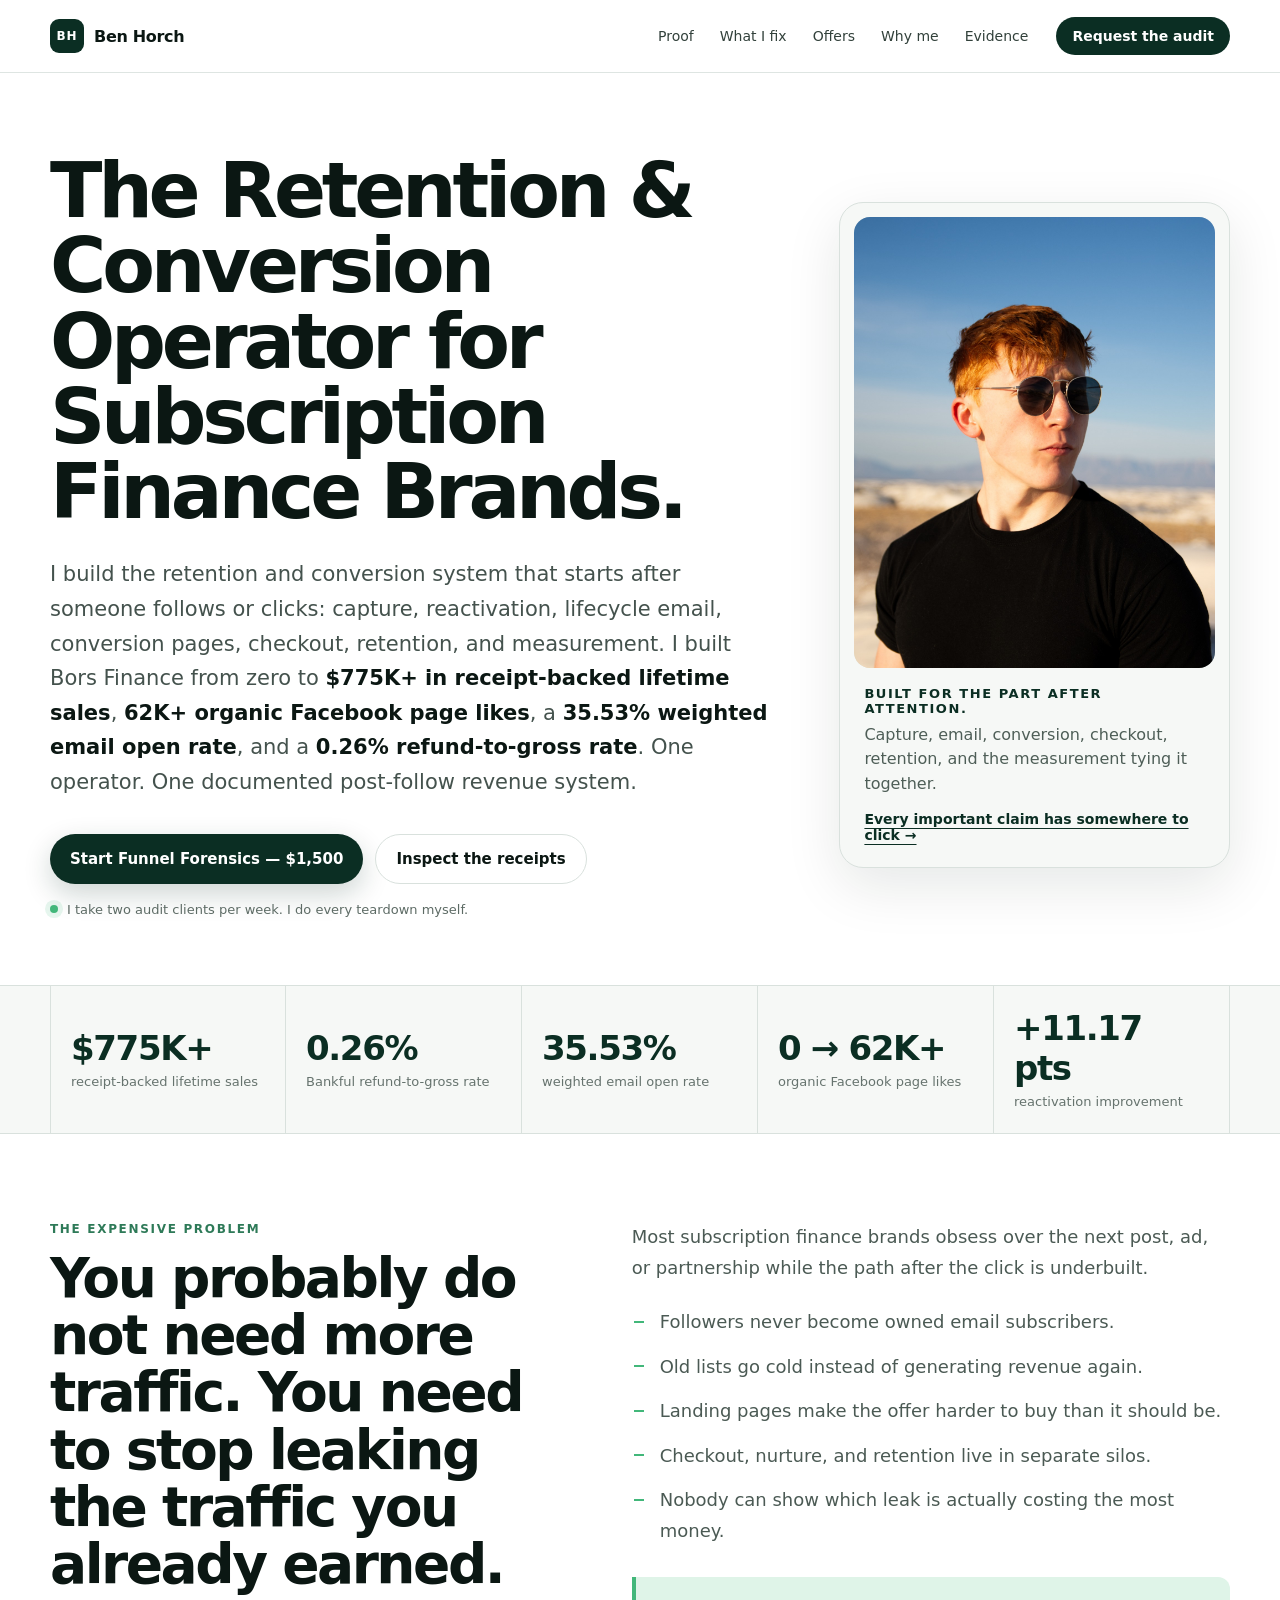
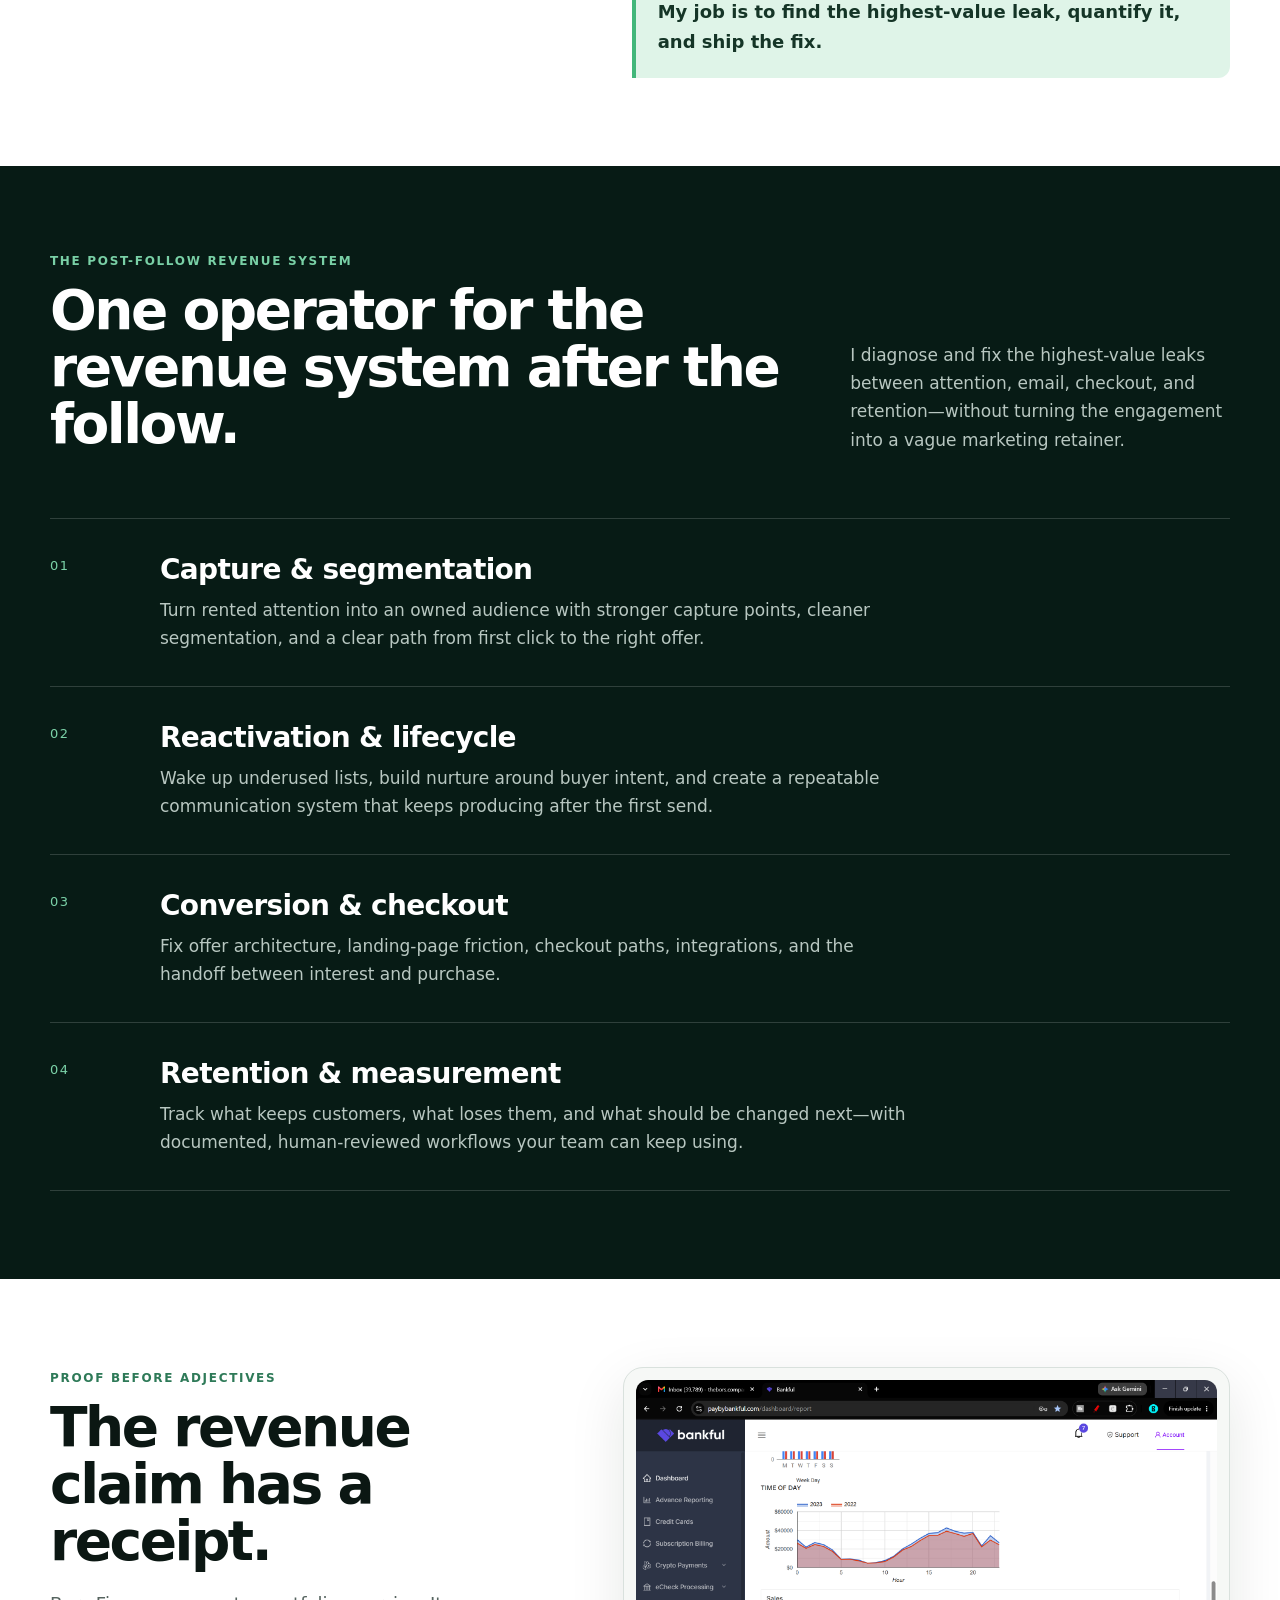
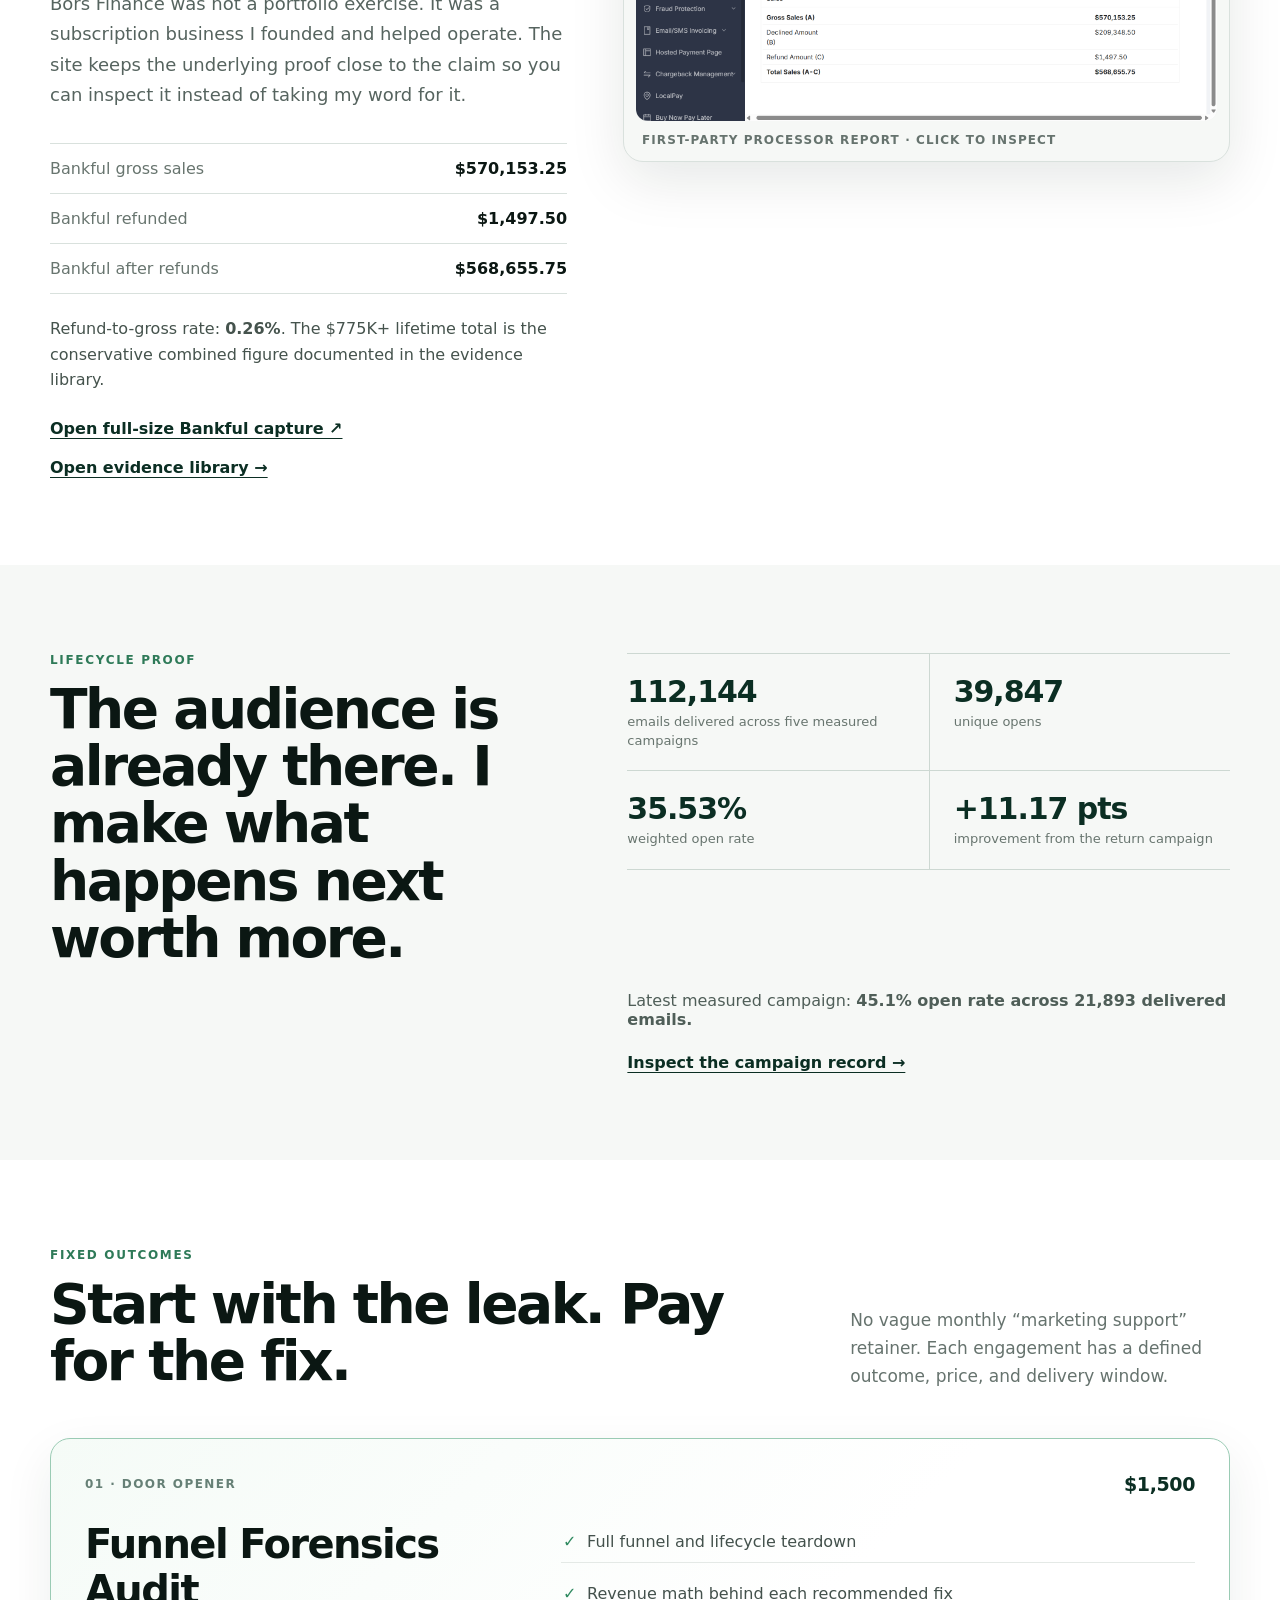
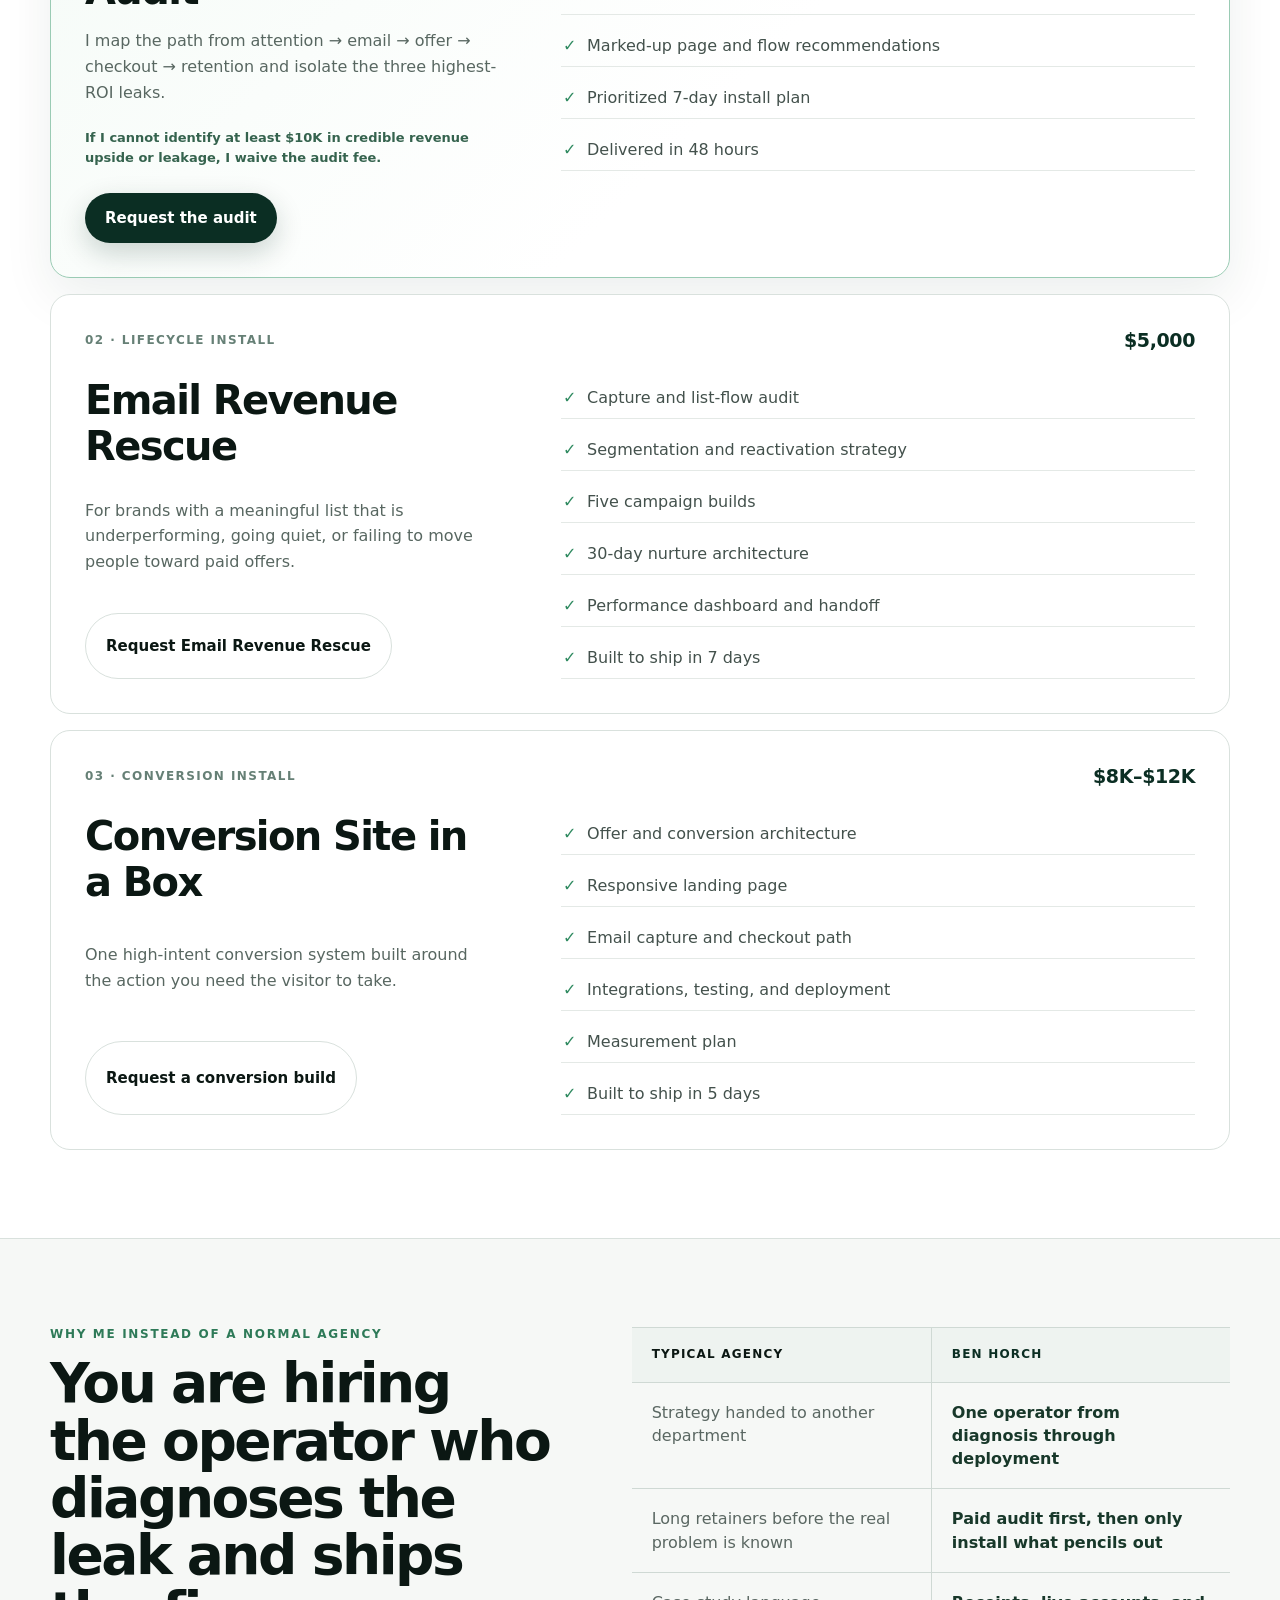
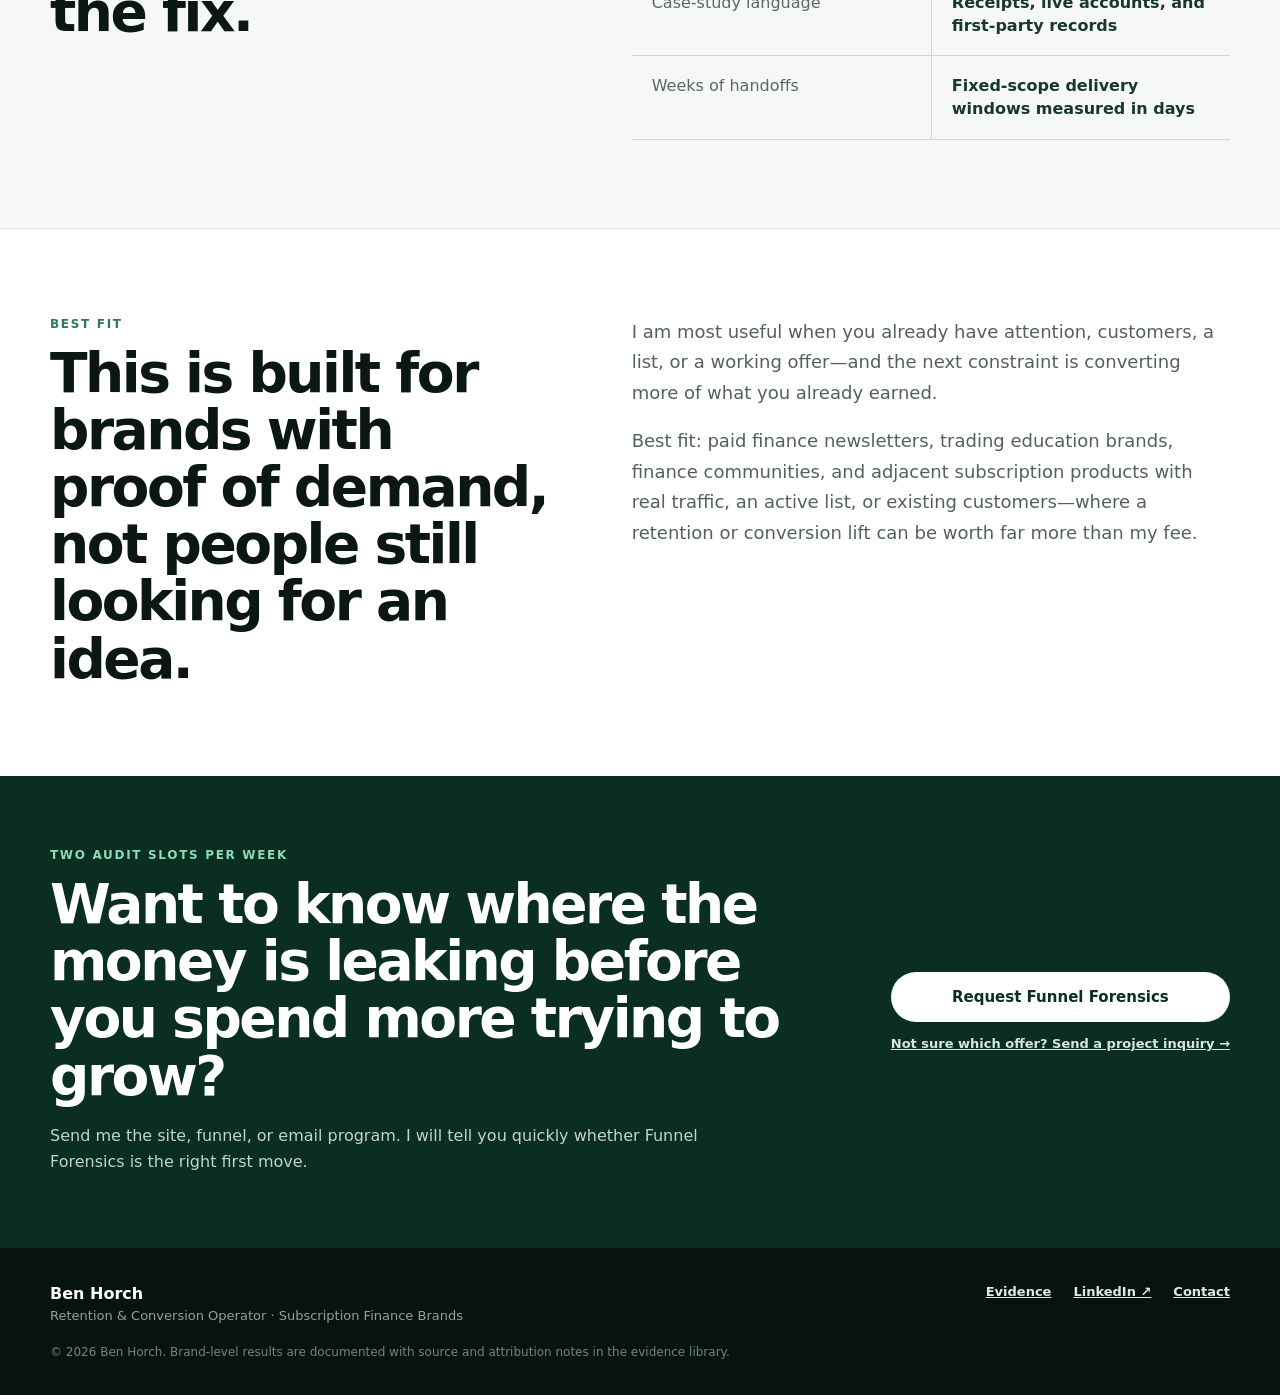
<file: fix/index.html>
<!DOCTYPE html>
<html lang="en">
<head>
  <meta charset="utf-8">
  <meta name="viewport" content="width=device-width, initial-scale=1">
  <meta name="robots" content="noindex, follow">
  <meta http-equiv="refresh" content="0; url=/#offers">
  <link rel="canonical" href="https://borsintel.com/#offers">
  <title>Ben Horch — Retention &amp; Conversion Offers</title>
  <script>window.location.replace('/#offers');</script>
</head>
<body>
  <p><a href="/#offers">View retention and conversion offers</a></p>
</body>
</html>
</file>
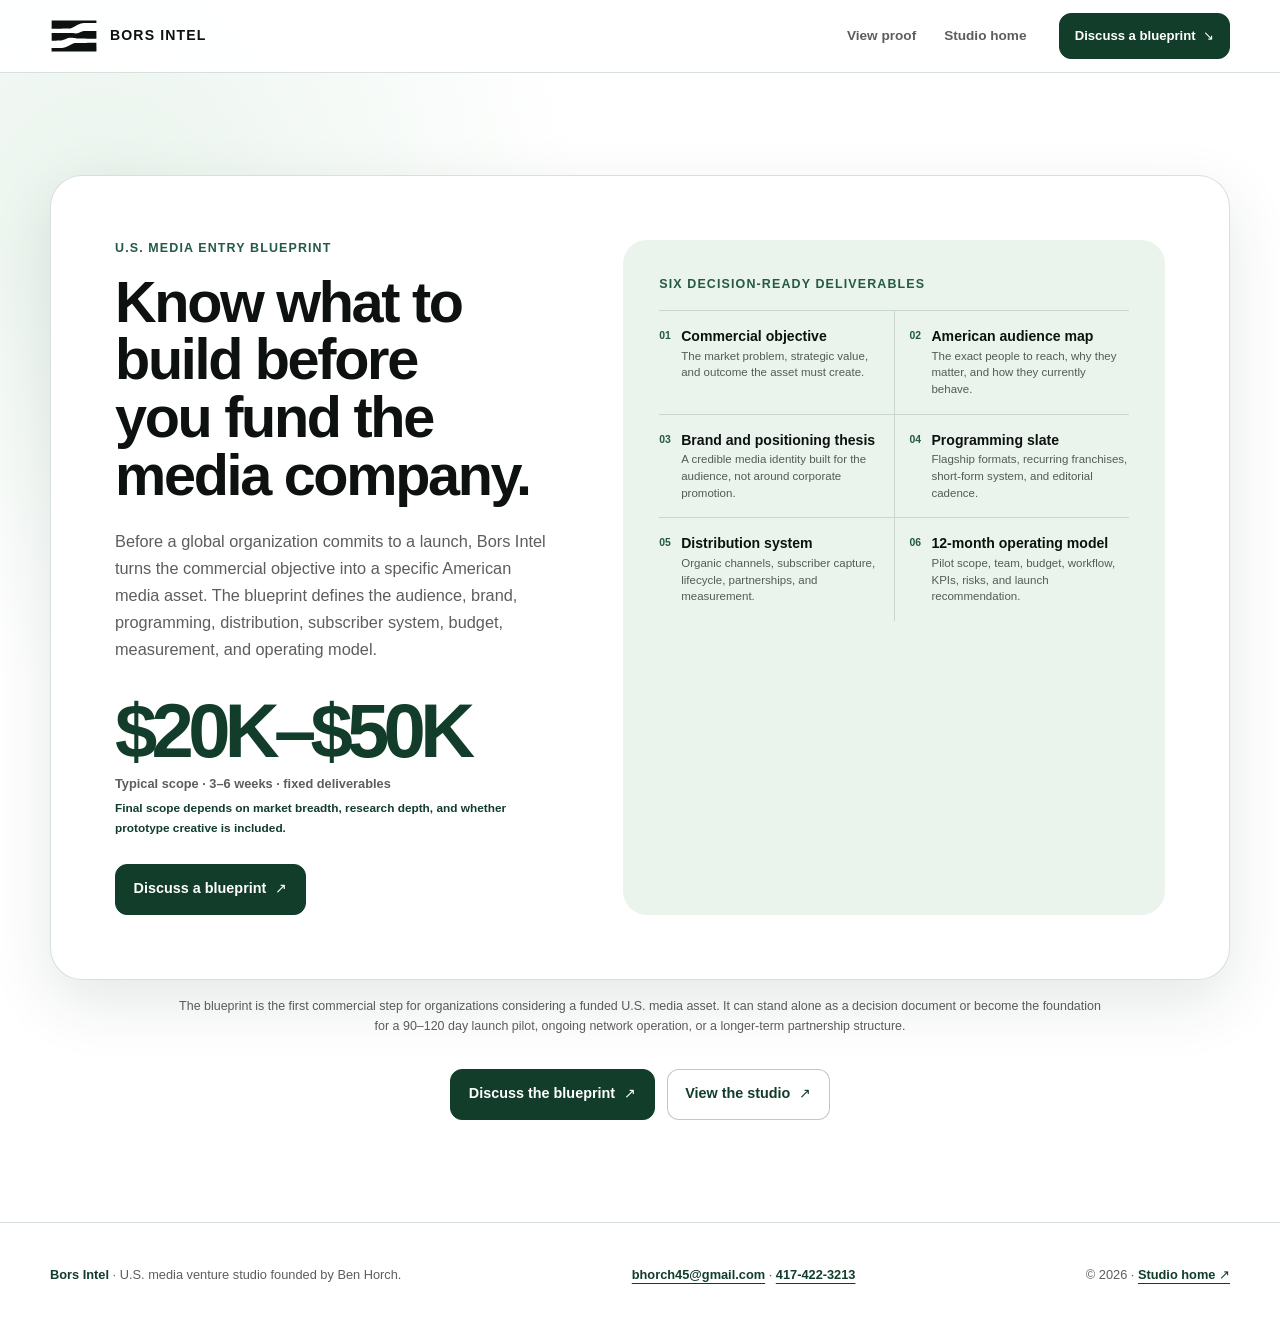
<file: operating-test/index.html>
<!DOCTYPE html>
<html lang="en">
  <head>
    <meta charset="utf-8">
    <meta name="viewport" content="width=device-width, initial-scale=1">
    <meta name="theme-color" content="#0b2e23">
    <meta
      name="description"
      content="A paid U.S. Media Entry Blueprint from Bors Intel: audience thesis, brand concept, programming slate, distribution model, budget, and operating plan."
    >
    <meta name="author" content="Ben Horch">
    <meta name="robots" content="noindex, follow">

    <meta property="og:type" content="website">
    <meta property="og:title" content="U.S. Media Entry Blueprint | Bors Intel">
    <meta
      property="og:description"
      content="Turn a global organization’s U.S. market objective into a specific, ownable American media asset before funding the launch."
    >
    <meta property="og:url" content="https://borsintel.com/operating-test/">
    <meta property="og:image" content="https://borsintel.com/assets/ben-horch-headshot.jpg">
    <meta property="og:image:alt" content="Ben Horch outdoors wearing round sunglasses">
    <meta name="twitter:card" content="summary_large_image">

    <link rel="canonical" href="https://borsintel.com/operating-test/">
    <link rel="icon" href="/assets/favicon.svg" type="image/svg+xml">
    <link rel="stylesheet" href="/styles.css?v=20260801-contact-balanced">

    <title>U.S. Media Entry Blueprint | Bors Intel</title>
  </head>
  <body class="operating-test-page">
    <a class="skip-link" href="#main">Skip to the offer</a>

    <header class="site-header" data-header>
      <div class="header-inner shell">
        <a class="brand" href="/" aria-label="Bors Intel, studio home">
          <img class="brand-logo" src="/assets/bors-intel-logo.svg" width="48" height="35" alt="" aria-hidden="true">
          <span class="brand-name">Bors Intel</span>
        </a>

        <nav class="nav operating-test-nav" aria-label="Blueprint navigation">
          <a href="/#proof">View proof</a>
          <a href="/">Studio home</a>
        </nav>

        <div class="header-actions">
          <a class="header-cta" href="mailto:bhorch45@gmail.com?subject=U.S.%20Media%20Entry%20Blueprint">
            Discuss a blueprint <span aria-hidden="true">↘</span>
          </a>
        </div>
      </div>
    </header>

    <main id="main">
      <section class="operating-test-section operating-test-page-section shell" aria-labelledby="operating-test-page-title">
        <div class="operating-test-panel" data-reveal>
          <div class="operating-test-copy">
            <p class="section-label">U.S. Media Entry Blueprint</p>
            <h1 id="operating-test-page-title">Know what to build before you fund the media company.</h1>
            <p>
              Before a global organization commits to a launch, Bors Intel turns the commercial objective
              into a specific American media asset. The blueprint defines the audience, brand, programming,
              distribution, subscriber system, budget, measurement, and operating model.
            </p>
            <div class="operating-test-price">
              <strong>$20K–$50K</strong>
              <span>Typical scope · 3–6 weeks · fixed deliverables</span>
            </div>
            <p class="operating-test-qualification">Final scope depends on market breadth, research depth, and whether prototype creative is included.</p>
            <a class="button button-primary" href="mailto:bhorch45@gmail.com?subject=U.S.%20Media%20Entry%20Blueprint">
              Discuss a blueprint <span aria-hidden="true">↗</span>
            </a>
          </div>

          <div class="operating-test-deliverables">
            <p class="kicker">Six decision-ready deliverables</p>
            <ol>
              <li><span>01</span><strong>Commercial objective</strong><small>The market problem, strategic value, and outcome the asset must create.</small></li>
              <li><span>02</span><strong>American audience map</strong><small>The exact people to reach, why they matter, and how they currently behave.</small></li>
              <li><span>03</span><strong>Brand and positioning thesis</strong><small>A credible media identity built for the audience, not around corporate promotion.</small></li>
              <li><span>04</span><strong>Programming slate</strong><small>Flagship formats, recurring franchises, short-form system, and editorial cadence.</small></li>
              <li><span>05</span><strong>Distribution system</strong><small>Organic channels, subscriber capture, lifecycle, partnerships, and measurement.</small></li>
              <li><span>06</span><strong>12-month operating model</strong><small>Pilot scope, team, budget, workflow, KPIs, risks, and launch recommendation.</small></li>
            </ol>
          </div>
        </div>

        <p class="operating-test-note" data-reveal>
          The blueprint is the first commercial step for organizations considering a funded U.S. media asset.
          It can stand alone as a decision document or become the foundation for a 90–120 day launch pilot,
          ongoing network operation, or a longer-term partnership structure.
        </p>

        <div class="operating-test-page-actions" data-reveal>
          <a class="button button-primary" href="mailto:bhorch45@gmail.com?subject=U.S.%20Media%20Entry%20Blueprint">
            Discuss the blueprint <span aria-hidden="true">↗</span>
          </a>
          <a class="button button-secondary" href="/">
            View the studio <span aria-hidden="true">↗</span>
          </a>
        </div>
      </section>
    </main>

    <footer class="footer">
      <div class="shell footer-inner">
        <p><strong>Bors Intel</strong> · U.S. media venture studio founded by Ben Horch.</p>
        <p><a href="mailto:bhorch45@gmail.com">bhorch45@gmail.com</a> · <a href="tel:+14174223213">417&#8209;422&#8209;3213</a></p>
        <p>© 2026 · <a href="/">Studio home ↗</a></p>
      </div>
    </footer>

    <script src="/script.js?v=20260716-ai" defer></script>
  </body>
</html>
</file>
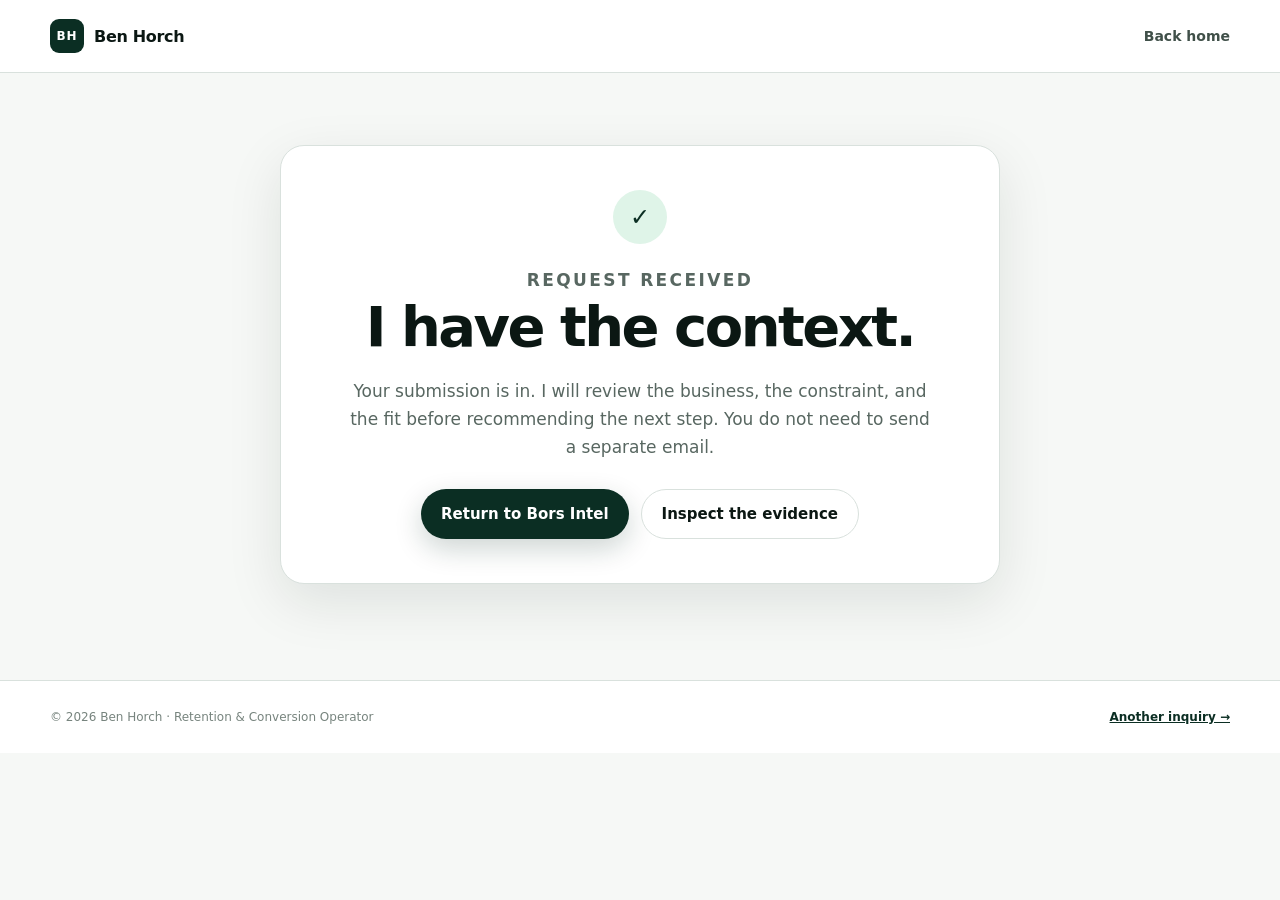
<file: submitted/index.html>
<!DOCTYPE html>
<html lang="en">
<head>
  <meta charset="utf-8">
  <meta name="viewport" content="width=device-width, initial-scale=1">
  <meta name="theme-color" content="#071b15">
  <meta name="robots" content="noindex, follow">
  <link rel="icon" href="/assets/favicon.svg" type="image/svg+xml">
  <link rel="stylesheet" href="/home-sales.css?v=20260914c">
  <link rel="stylesheet" href="/intake.css?v=20260914a">
  <title>Request received — Ben Horch</title>
</head>
<body class="intake-page">
  <header class="intake-header"><div class="shell nav-shell"><a class="brand" href="/" aria-label="Ben Horch home"><span class="brand-mark" aria-hidden="true">BH</span><span>Ben Horch</span></a><a class="intake-back" href="/">Back home</a></div></header>
  <main class="intake-main">
    <div class="shell">
      <section class="success-card">
        <div class="success-mark" aria-hidden="true">✓</div>
        <p class="intake-eyebrow">Request received</p>
        <h1>I have the context.</h1>
        <p>Your submission is in. I will review the business, the constraint, and the fit before recommending the next step. You do not need to send a separate email.</p>
        <div class="success-actions"><a class="button button-primary" href="/">Return to Bors Intel</a><a class="button button-secondary" href="/evidence/">Inspect the evidence</a></div>
      </section>
    </div>
  </main>
  <footer class="intake-footer"><div class="shell"><span>© 2026 Ben Horch · Retention &amp; Conversion Operator</span><a href="/contact/">Another inquiry →</a></div></footer>
</body>
</html>
</file>
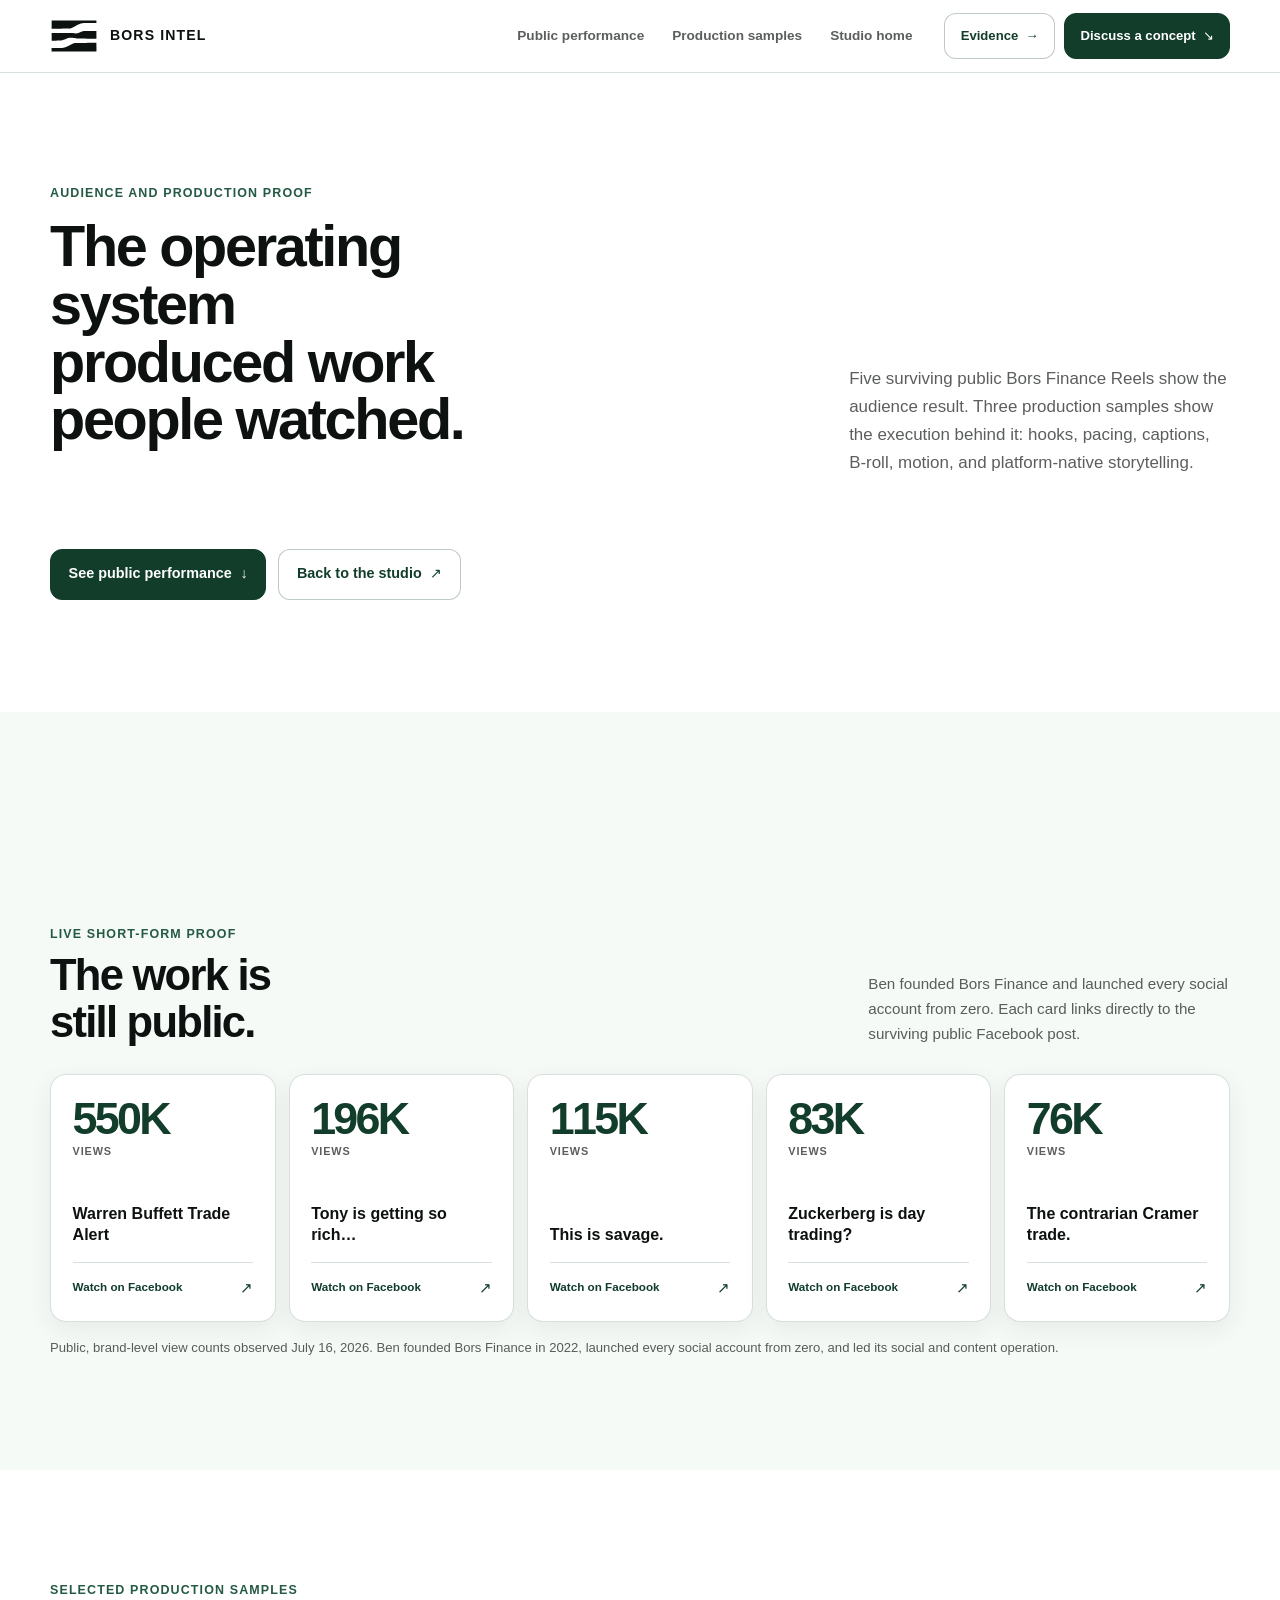
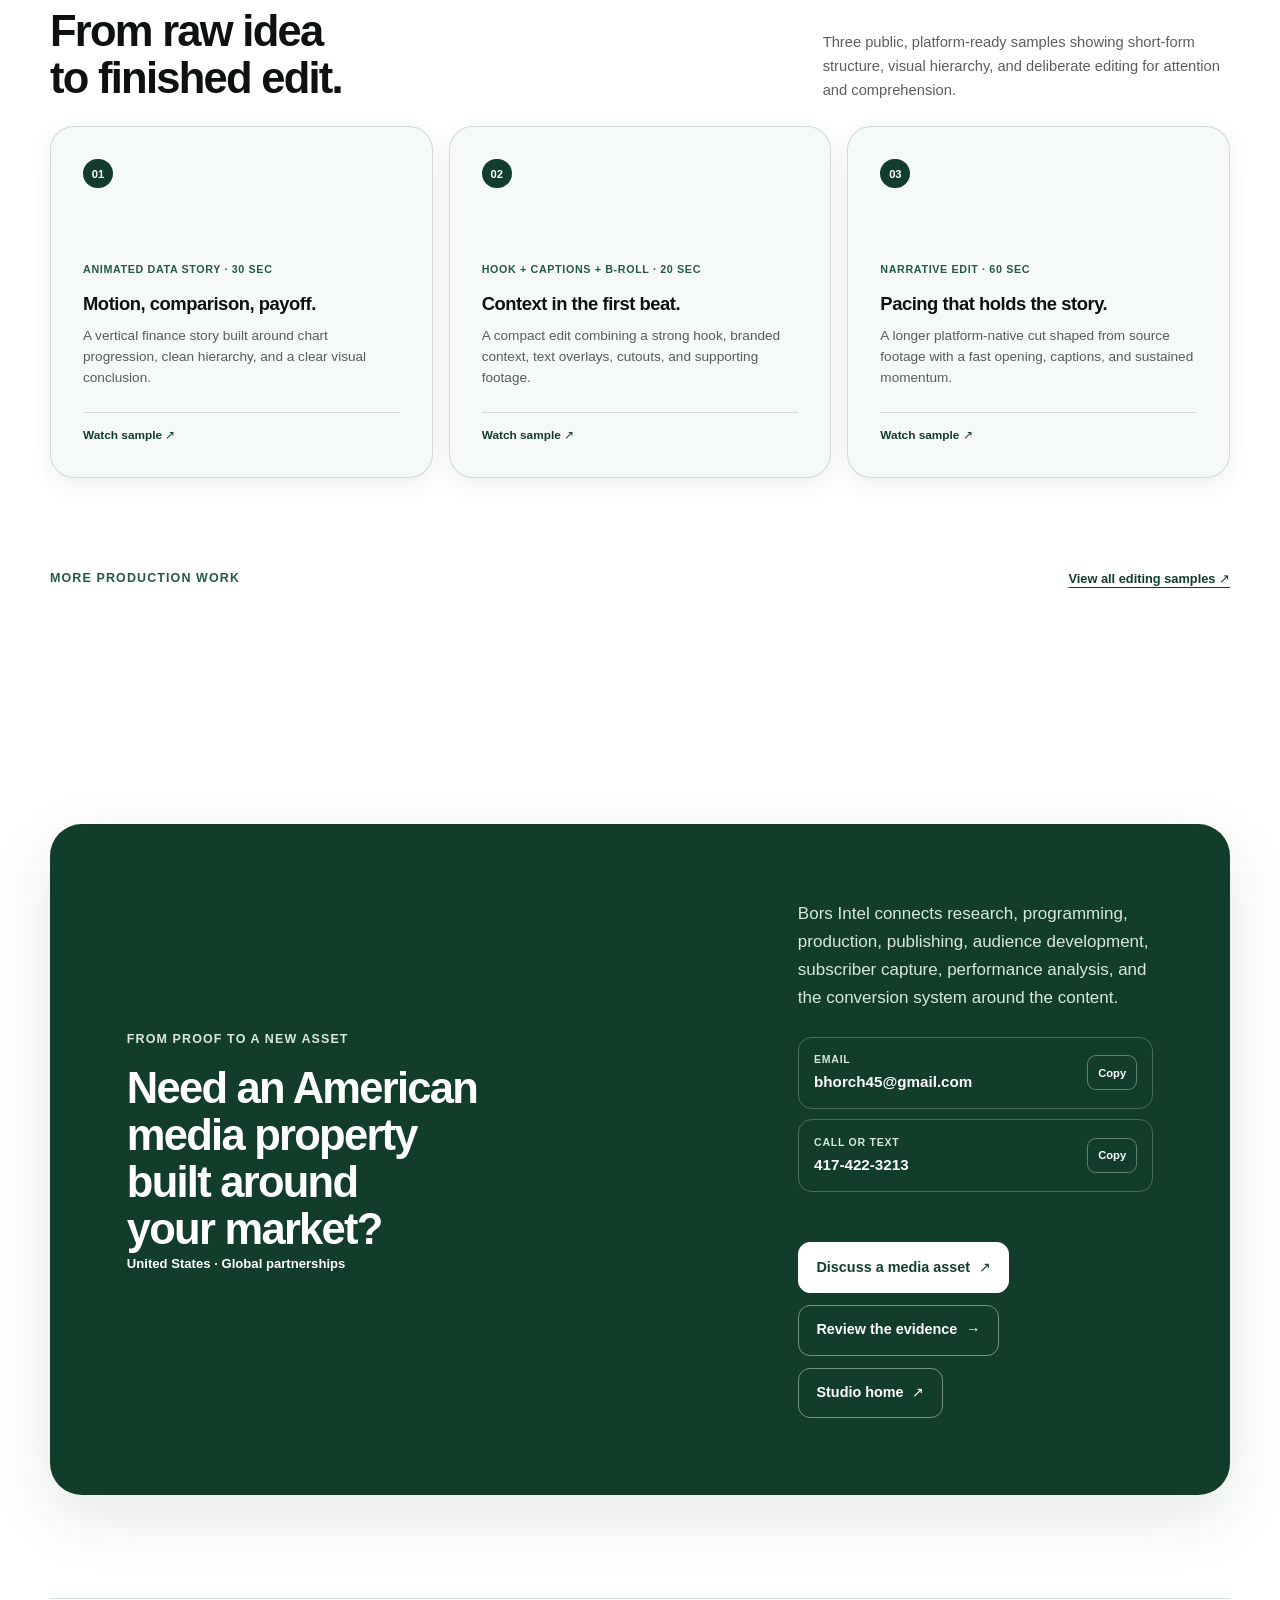
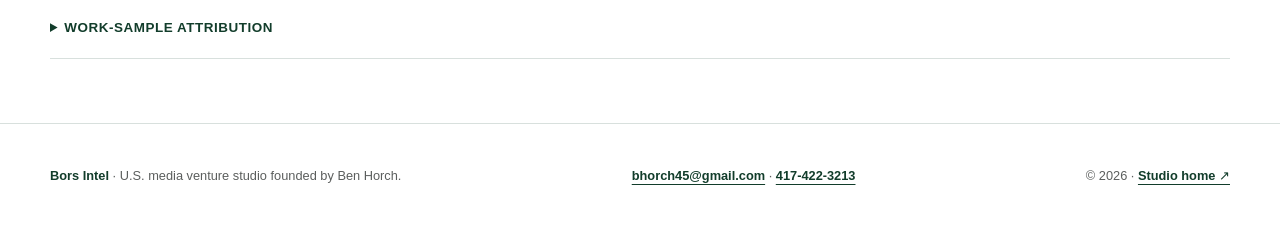
<file: work-samples/index.html>
<!DOCTYPE html>
<html lang="en">
  <head>
    <meta charset="utf-8">
    <meta name="viewport" content="width=device-width, initial-scale=1">
    <meta name="theme-color" content="#0b2e23">
    <meta
      name="description"
      content="Public audience and production proof from the founding case study behind Bors Intel: five Bors Finance Reels and three platform-ready edits."
    >
    <meta name="author" content="Ben Horch">
    <meta name="robots" content="index, follow">

    <meta property="og:type" content="website">
    <meta property="og:title" content="Audience and Production Proof | Bors Intel">
    <meta
      property="og:description"
      content="Public short-form performance and selected production work from the operating record behind Bors Intel."
    >
    <meta property="og:url" content="https://borsintel.com/work-samples/">
    <meta property="og:image" content="https://borsintel.com/assets/ben-horch-headshot.jpg">
    <meta property="og:image:alt" content="Ben Horch outdoors wearing round sunglasses">
    <meta name="twitter:card" content="summary_large_image">

    <link rel="canonical" href="https://borsintel.com/work-samples/">
    <link rel="icon" href="/assets/favicon.svg" type="image/svg+xml">
    <link rel="stylesheet" href="/styles.css?v=20260801-contact-balanced">

    <title>Audience and Production Proof | Bors Intel</title>

    <script type="application/ld+json">
      {
        "@context": "https://schema.org",
        "@type": "CollectionPage",
        "name": "Audience and Production Proof | Bors Intel",
        "url": "https://borsintel.com/work-samples/",
        "description": "Selected public short-form performance and production work from the operating record behind Bors Intel.",
        "author": {
          "@type": "Person",
          "name": "Ben Horch",
          "url": "https://borsintel.com/"
        }
      }
    </script>
  </head>
  <body>
    <a class="skip-link" href="#main">Skip to the samples</a>

    <header class="site-header" data-header>
      <div class="header-inner shell">
        <a class="brand" href="/" aria-label="Bors Intel, studio home">
          <img class="brand-logo" src="/assets/bors-intel-logo.svg" width="48" height="35" alt="" aria-hidden="true">
          <span class="brand-name">Bors Intel</span>
        </a>

        <nav class="nav" aria-label="Work samples navigation">
          <a href="#reels">Public performance</a>
          <a href="#production">Production samples</a>
          <a href="/">Studio home</a>
        </nav>

        <div class="header-actions">
          <a class="header-link" href="/evidence/">
            Evidence <span aria-hidden="true">→</span>
          </a>
          <a class="header-cta" href="mailto:bhorch45@gmail.com?subject=U.S.%20media%20asset%20concept">
            Discuss a concept <span aria-hidden="true">↘</span>
          </a>
        </div>
      </div>
    </header>

    <main id="main">
      <section class="work-section shell" aria-labelledby="samples-title">
        <div class="section-intro" data-reveal>
          <div>
            <p class="section-label">Audience and production proof</p>
            <h1 id="samples-title">The operating system produced work people watched.</h1>
          </div>
          <p>
            Five surviving public Bors Finance Reels show the audience result. Three production samples
            show the execution behind it: hooks, pacing, captions, B-roll, motion, and platform-native storytelling.
          </p>
        </div>

        <div class="hero-actions" data-reveal>
          <a class="button button-primary" href="#reels">See public performance <span aria-hidden="true">↓</span></a>
          <a class="button button-secondary" href="/">Back to the studio <span aria-hidden="true">↗</span></a>
        </div>
      </section>

      <section class="bors-section" id="reels" aria-labelledby="reels-title">
        <div class="shell">
          <div class="reel-heading" data-reveal>
            <div>
              <p class="section-label">Live short-form proof</p>
              <h2 id="reels-title">The work is still public.</h2>
            </div>
            <p>
              Ben founded Bors Finance and launched every social account from zero. Each card links
              directly to the surviving public Facebook post.
            </p>
          </div>

          <div class="reel-grid">
            <a class="reel-card" href="https://www.facebook.com/borsfinance/videos/warren-buffett-trade-alert-/1310092330249752/" target="_blank" rel="noopener noreferrer" data-reveal aria-label="Watch Warren Buffett Trade Alert on Facebook, 550 thousand views">
              <span class="reel-count">550K</span>
              <span class="reel-label">views</span>
              <strong>Warren Buffett Trade Alert</strong>
              <span class="reel-link">Watch on Facebook <b aria-hidden="true">↗</b></span>
            </a>
            <a class="reel-card" href="https://www.facebook.com/borsfinance/videos/tony-is-getting-so-rich-and-i-think-we-all-know-why/642011462124340/" target="_blank" rel="noopener noreferrer" data-reveal aria-label="Watch Tony is getting so rich on Facebook, 196 thousand views">
              <span class="reel-count">196K</span>
              <span class="reel-label">views</span>
              <strong>Tony is getting so rich…</strong>
              <span class="reel-link">Watch on Facebook <b aria-hidden="true">↗</b></span>
            </a>
            <a class="reel-card" href="https://www.facebook.com/borsfinance/videos/this-is-savage-lets-keep-pressuring-them-on-their-home-turf/1302484117648203/" target="_blank" rel="noopener noreferrer" data-reveal aria-label="Watch This is savage on Facebook, 115 thousand views">
              <span class="reel-count">115K</span>
              <span class="reel-label">views</span>
              <strong>This is savage.</strong>
              <span class="reel-link">Watch on Facebook <b aria-hidden="true">↗</b></span>
            </a>
            <a class="reel-card" href="https://www.facebook.com/borsfinance/videos/turns-out-that-mark-zuckerberg-is-day-trading-his-own-stock-lolcomment-bors-to-s/627084276376092/" target="_blank" rel="noopener noreferrer" data-reveal aria-label="Watch Mark Zuckerberg is day trading on Facebook, 83 thousand views">
              <span class="reel-count">83K</span>
              <span class="reel-label">views</span>
              <strong>Zuckerberg is day trading?</strong>
              <span class="reel-link">Watch on Facebook <b aria-hidden="true">↗</b></span>
            </a>
            <a class="reel-card" href="https://www.facebook.com/borsfinance/videos/jim-cramers-trading-advice-often-misses-the-mark-with-his-contrarian-predictions/663964069291057/" target="_blank" rel="noopener noreferrer" data-reveal aria-label="Watch Jim Cramer contrarian trading on Facebook, 76 thousand views">
              <span class="reel-count">76K</span>
              <span class="reel-label">views</span>
              <strong>The contrarian Cramer trade.</strong>
              <span class="reel-link">Watch on Facebook <b aria-hidden="true">↗</b></span>
            </a>
          </div>

          <p class="reel-note">
            Public, brand-level view counts observed July 16, 2026. Ben founded Bors Finance in 2022,
            launched every social account from zero, and led its social and content operation.
          </p>
        </div>
      </section>

      <section class="evidence-section shell" id="production" aria-labelledby="production-title">
        <div class="production-heading" data-reveal>
          <div>
            <p class="section-label">Selected production samples</p>
            <h2 id="production-title">From raw idea to finished edit.</h2>
          </div>
          <p>
            Three public, platform-ready samples showing short-form structure, visual hierarchy, and
            deliberate editing for attention and comprehension.
          </p>
        </div>

        <div class="production-grid">
          <a class="production-card" href="https://drive.google.com/file/d/1TZaStbON2fpw1GAABI1I8uIAGlmhEBwp/view" target="_blank" rel="noopener noreferrer" data-reveal aria-label="Watch animated data-story production sample in Google Drive">
            <span class="production-number">01</span>
            <div>
              <small>Animated data story · 30 sec</small>
              <h3>Motion, comparison, payoff.</h3>
              <p>A vertical finance story built around chart progression, clean hierarchy, and a clear visual conclusion.</p>
            </div>
            <strong>Watch sample ↗</strong>
          </a>
          <a class="production-card" href="https://drive.google.com/file/d/1_XT-wnzt2m4ZzMmAR6ALP1I8CFS9fnnK/view" target="_blank" rel="noopener noreferrer" data-reveal aria-label="Watch hook, captions, and B-roll production sample in Google Drive">
            <span class="production-number">02</span>
            <div>
              <small>Hook + captions + B-roll · 20 sec</small>
              <h3>Context in the first beat.</h3>
              <p>A compact edit combining a strong hook, branded context, text overlays, cutouts, and supporting footage.</p>
            </div>
            <strong>Watch sample ↗</strong>
          </a>
          <a class="production-card" href="https://drive.google.com/file/d/1FQnTZxpUPp8BW2K_jtBVKMUAgf6VSyhv/view" target="_blank" rel="noopener noreferrer" data-reveal aria-label="Watch narrative-edit production sample in Google Drive">
            <span class="production-number">03</span>
            <div>
              <small>Narrative edit · 60 sec</small>
              <h3>Pacing that holds the story.</h3>
              <p>A longer platform-native cut shaped from source footage with a fast opening, captions, and sustained momentum.</p>
            </div>
            <strong>Watch sample ↗</strong>
          </a>
        </div>

        <div class="validation-heading" data-reveal>
          <p class="section-label">More production work</p>
          <a href="https://drive.google.com/drive/folders/1q49Lm3K35M14e8k_hP4GS_mVjq-hhZ4u" target="_blank" rel="noopener noreferrer">View all editing samples ↗</a>
        </div>
      </section>

      <section class="contact-section shell" id="contact" aria-labelledby="contact-title">
        <div class="contact-panel" data-reveal>
          <div>
            <p class="section-label section-label-light">From proof to a new asset</p>
            <h2 id="contact-title">Need an American media property built around your market?</h2>
            <p class="contact-location">United States · Global partnerships</p>
          </div>
          <div class="contact-copy">
            <p>
              Bors Intel connects research, programming, production, publishing, audience development,
              subscriber capture, performance analysis, and the conversion system around the content.
            </p>

            <div class="contact-details" role="group" aria-label="Contact Ben Horch">
              <div class="contact-detail">
                <span>Email</span>
                <a href="mailto:bhorch45@gmail.com?subject=U.S.%20media%20asset%20concept">bhorch45@gmail.com</a>
                <button type="button" data-copy="bhorch45@gmail.com" aria-label="Copy Ben Horch's email address">Copy</button>
              </div>
              <div class="contact-detail">
                <span>Call or text</span>
                <a href="tel:+14174223213">417&#8209;422&#8209;3213</a>
                <button type="button" data-copy="417-422-3213" aria-label="Copy Ben Horch's phone number">Copy</button>
              </div>
            </div>
            <p class="copy-status" data-copy-status aria-live="polite"></p>

            <div class="contact-actions">
              <a class="button button-light" href="mailto:bhorch45@gmail.com?subject=U.S.%20media%20asset%20concept">
                Discuss a media asset <span aria-hidden="true">↗</span>
              </a>
              <a class="button button-outline-light" href="/evidence/">
                Review the evidence <span aria-hidden="true">→</span>
              </a>
              <a class="button button-outline-light" href="/">
                Studio home <span aria-hidden="true">↗</span>
              </a>
            </div>
          </div>
        </div>
      </section>

      <section class="evidence shell" aria-label="Work-sample attribution notes">
        <details>
          <summary>Work-sample attribution</summary>
          <div class="evidence-body">
            <p>
              Ben founded Bors Finance in 2022 and launched every social account from zero. Facebook
              figures are live, brand-level results from the company he founded and helped operate. The
              five featured counts come from each Reel’s public Facebook page: 550K, 196K, 115K, 83K,
              and 76K views when checked July 16, 2026.
            </p>
            <p>
              The three Google Drive links are selected production samples from Ben’s operating record.
              They demonstrate hooks, editing, captions, B-roll, motion, pacing, and platform-ready story
              construction. Additional context about the brief, source material, and production process is
              available during a commercial discussion.
            </p>
          </div>
        </details>
      </section>
    </main>

    <footer class="footer">
      <div class="shell footer-inner">
        <p><strong>Bors Intel</strong> · U.S. media venture studio founded by Ben Horch.</p>
        <p><a href="mailto:bhorch45@gmail.com">bhorch45@gmail.com</a> · <a href="tel:+14174223213">417&#8209;422&#8209;3213</a></p>
        <p>© 2026 · <a href="/">Studio home ↗</a></p>
      </div>
    </footer>

    <script src="/script.js?v=20260716-ai" defer></script>
  </body>
</html>
</file>
<file: home-sales.css>
:root {
  --ink: #0b1713;
  --muted: #56635e;
  --line: #d9e1dd;
  --paper: #f6f8f6;
  --white: #ffffff;
  --forest: #0b2e23;
  --forest-deep: #071b15;
  --mint: #dff4e8;
  --accent: #42b77a;
  --max: 1180px;
  --radius: 18px;
  --shadow: 0 18px 55px rgba(7, 27, 21, .10);
}

* { box-sizing: border-box; }
html { scroll-behavior: smooth; }
body {
  margin: 0;
  color: var(--ink);
  background: var(--white);
  font-family: Inter, ui-sans-serif, system-ui, -apple-system, BlinkMacSystemFont, "Segoe UI", sans-serif;
  -webkit-font-smoothing: antialiased;
}
a { color: inherit; }
img { display: block; max-width: 100%; }
main { overflow: clip; }
section[id] { scroll-margin-top: 88px; }
.shell { width: min(var(--max), calc(100% - 48px)); margin-inline: auto; }
.skip-link { position: fixed; left: 16px; top: -80px; z-index: 999; padding: 10px 14px; background: #fff; border: 1px solid var(--line); border-radius: 10px; }
.skip-link:focus { top: 16px; }

.site-header {
  position: sticky;
  top: 0;
  z-index: 50;
  background: rgba(255,255,255,.92);
  backdrop-filter: blur(16px);
  border-bottom: 1px solid rgba(217,225,221,.85);
}
.nav-shell { min-height: 72px; display: flex; align-items: center; gap: 28px; }
.brand { display: inline-flex; align-items: center; gap: 10px; text-decoration: none; font-weight: 800; letter-spacing: -.02em; white-space: nowrap; }
.brand-mark { width: 34px; height: 34px; display: grid; place-items: center; border-radius: 9px; background: var(--forest); color: #fff; font-size: 12px; letter-spacing: .08em; }
.nav-links { margin-left: auto; display: flex; align-items: center; gap: 26px; }
.nav-links a { text-decoration: none; font-size: 14px; color: #32413b; }
.nav-links a:hover { color: var(--forest); }
.nav-cta { text-decoration: none; padding: 11px 16px; border-radius: 999px; background: var(--forest); color: #fff; font-size: 14px; font-weight: 800; white-space: nowrap; }

.hero { display: grid; grid-template-columns: minmax(0, 1.3fr) minmax(300px, .7fr); gap: 64px; align-items: center; padding-block: 80px 68px; }
.hero h1 { margin: 0; max-width: 850px; font-size: clamp(46px, 6vw, 78px); line-height: .98; letter-spacing: -.055em; font-weight: 850; }
.hero-lede { max-width: 800px; margin: 28px 0 0; font-size: clamp(18px, 2vw, 21px); line-height: 1.65; color: #44524d; }
.hero-lede strong { color: var(--ink); font-weight: 800; }
.hero-actions { display: flex; flex-wrap: wrap; gap: 12px; margin-top: 34px; }
.button { min-height: 50px; display: inline-flex; align-items: center; justify-content: center; padding: 0 20px; border-radius: 999px; text-decoration: none; font-weight: 800; font-size: 15px; transition: transform .16s ease, box-shadow .16s ease, background .16s ease; }
.button:hover { transform: translateY(-1px); }
.button-primary { color: #fff; background: var(--forest); box-shadow: 0 10px 28px rgba(11,46,35,.20); }
.button-primary:hover { background: #123d30; }
.button-secondary { border: 1px solid var(--line); background: #fff; color: var(--ink); }
.button-secondary:hover { box-shadow: 0 8px 22px rgba(7,27,21,.08); }
.scarcity { display: flex; align-items: center; gap: 9px; margin: 18px 0 0; font-size: 13px; color: #5d6b65; }
.scarcity span { width: 8px; height: 8px; border-radius: 50%; background: var(--accent); box-shadow: 0 0 0 5px rgba(66,183,122,.13); }
.hero-proof { background: var(--paper); border: 1px solid var(--line); border-radius: 24px; padding: 14px; box-shadow: var(--shadow); }
.portrait-card { overflow: hidden; border-radius: 16px; aspect-ratio: 4/5; background: #dfe6e2; }
.portrait-card img { width: 100%; height: 100%; object-fit: cover; object-position: center 35%; }
.hero-proof-copy { padding: 18px 10px 9px; }
.proof-kicker { margin: 0 0 7px; font-size: 13px; text-transform: uppercase; letter-spacing: .12em; font-weight: 850; color: var(--forest); }
.hero-proof-copy p:not(.proof-kicker) { margin: 0; color: #4e5e57; line-height: 1.55; }
.hero-proof-copy a { display: inline-block; margin-top: 14px; font-weight: 800; font-size: 14px; color: var(--forest); text-underline-offset: 4px; }

.metric-band { border-top: 1px solid var(--line); border-bottom: 1px solid var(--line); background: var(--paper); }
.metric-grid { display: grid; grid-template-columns: repeat(5, 1fr); }
.metric-grid a { min-height: 112px; padding: 22px 20px; display: flex; flex-direction: column; justify-content: center; gap: 5px; text-decoration: none; border-right: 1px solid var(--line); }
.metric-grid a:first-child { border-left: 1px solid var(--line); }
.metric-grid strong { font-size: clamp(24px, 3vw, 34px); letter-spacing: -.04em; color: var(--forest); }
.metric-grid span { font-size: 13px; line-height: 1.4; color: #66736e; }

.section-pad { padding-block: 88px; }
.section-label { margin: 0 0 14px; font-size: 12px; text-transform: uppercase; letter-spacing: .14em; font-weight: 850; color: #2e7a58; }
.problem-grid, .why-grid, .fit-grid { display: grid; grid-template-columns: .92fr 1.08fr; gap: 72px; align-items: start; }
.problem-grid h2, .why-grid h2, .fit-grid h2, .section-heading h2, .proof-copy h2, .email-grid h2, .closing-section h2 { margin: 0; font-size: clamp(34px, 4.3vw, 58px); line-height: 1.04; letter-spacing: -.045em; }
.problem-copy { font-size: 18px; line-height: 1.7; color: #4b5a54; }
.problem-copy p { margin-top: 0; }
.problem-copy ul { margin: 24px 0; padding: 0; list-style: none; display: grid; gap: 14px; }
.problem-copy li { position: relative; padding-left: 28px; }
.problem-copy li::before { content: ""; position: absolute; left: 2px; top: .75em; width: 10px; height: 2px; background: var(--accent); }
.problem-copy .callout { margin: 30px 0 0; padding: 20px 22px; background: var(--mint); color: #153527; border-left: 4px solid var(--accent); border-radius: 0 12px 12px 0; font-weight: 800; }

.system-section { background: var(--forest-deep); color: #fff; }
.section-heading { display: grid; grid-template-columns: minmax(0, 1fr) minmax(300px, .52fr); column-gap: 70px; align-items: end; }
.section-heading .section-label { grid-column: 1 / -1; color: #79d0a6; }
.section-heading > p:last-child { margin: 0; color: #b8c7c1; line-height: 1.65; font-size: 17px; }
.system-list { margin-top: 64px; border-top: 1px solid rgba(255,255,255,.16); }
.system-list article { display: grid; grid-template-columns: 86px 1fr; gap: 24px; padding: 34px 0; border-bottom: 1px solid rgba(255,255,255,.16); }
.system-number { font-size: 13px; letter-spacing: .12em; color: #7bd2a8; padding-top: 5px; }
.system-list h3 { margin: 0; font-size: 28px; letter-spacing: -.025em; }
.system-list p { max-width: 760px; margin: 10px 0 0; color: #b8c7c1; line-height: 1.65; font-size: 17px; }

.proof-section { background: #fff; }
.proof-layout { display: grid; grid-template-columns: minmax(0, .92fr) minmax(0, 1.08fr); gap: 56px; align-items: start; }
.proof-layout > * { min-width: 0; }
.proof-copy { padding-top: 4px; }
.proof-copy > p:not(.section-label):not(.proof-note) { font-size: 18px; line-height: 1.7; color: #56645f; }
.receipt-totals { margin: 32px 0 0; border-top: 1px solid var(--line); }
.receipt-totals div { display: flex; justify-content: space-between; gap: 24px; padding: 15px 0; border-bottom: 1px solid var(--line); }
.receipt-totals dt { color: #68756f; }
.receipt-totals dd { margin: 0; font-weight: 850; font-variant-numeric: tabular-nums; }
.proof-note { margin: 22px 0 0; color: #45534d; line-height: 1.6; }
.proof-links { display: flex; flex-wrap: wrap; gap: 20px; margin-top: 26px; }
.proof-links a, .text-link { font-weight: 800; color: var(--forest); text-underline-offset: 4px; }
.receipt-frame { width: 100%; max-width: 660px; justify-self: end; align-self: start; display: block; text-decoration: none; border: 1px solid var(--line); border-radius: 20px; background: var(--paper); padding: 12px; box-shadow: var(--shadow); overflow: hidden; }
.receipt-media { display: grid; place-items: center; width: 100%; aspect-ratio: 1920 / 1128; overflow: hidden; border-radius: 12px; background: #e9eeeb; }
.receipt-media img { width: 100% !important; height: 100% !important; max-width: 100%; max-height: 100%; object-fit: contain; object-position: center; border-radius: 0; }
.receipt-caption { display: block; padding: 12px 6px 2px; font-size: 12px; color: #66736e; text-transform: uppercase; letter-spacing: .09em; font-weight: 800; }

.email-section { background: var(--paper); }
.email-grid { display: grid; grid-template-columns: .92fr 1.08fr; gap: 24px 64px; align-items: start; }
.email-stats { display: grid; grid-template-columns: 1fr 1fr; border-top: 1px solid #cdd8d2; }
.email-stats div { padding: 20px 0; border-bottom: 1px solid #cdd8d2; }
.email-stats div:nth-child(odd) { padding-right: 24px; }
.email-stats div:nth-child(even) { padding-left: 24px; border-left: 1px solid #cdd8d2; }
.email-stats strong { display: block; font-size: 30px; letter-spacing: -.035em; color: var(--forest); }
.email-stats span { display: block; margin-top: 4px; color: #68756f; font-size: 13px; line-height: 1.45; }
.email-note { grid-column: 2; margin: 0; color: #4f5e58; }
.email-grid .text-link { grid-column: 2; justify-self: start; }

.offers-section { background: #fff; }
.offers-heading { margin-bottom: 48px; }
.offers-heading .section-label { color: #2e7a58; }
.offers-heading > p:last-child { color: #66736e; }
.offer-stack { display: grid; gap: 16px; }
.offer { display: grid; grid-template-columns: minmax(220px, .65fr) minmax(0, 1fr); column-gap: 64px; padding: 34px; border: 1px solid var(--line); border-radius: 20px; background: #fff; }
.offer-featured { border-color: #9acbb4; background: linear-gradient(135deg, #f5fbf7 0%, #ffffff 58%); box-shadow: 0 18px 50px rgba(11,46,35,.08); }
.offer-topline { grid-column: 1 / -1; display: flex; justify-content: space-between; align-items: center; gap: 24px; margin-bottom: 26px; font-size: 12px; text-transform: uppercase; letter-spacing: .12em; font-weight: 850; color: #668076; }
.offer-topline strong { color: var(--forest); font-size: 19px; letter-spacing: -.02em; }
.offer h3 { margin: 0; font-size: clamp(28px, 3.2vw, 40px); letter-spacing: -.04em; }
.offer-summary { margin: 12px 0 0; color: #586761; line-height: 1.6; font-size: 16px; }
.offer ul { grid-column: 2; grid-row: 2 / span 3; margin: 0; padding: 0; list-style: none; display: grid; gap: 10px; align-content: start; }
.offer li { padding: 11px 0 11px 26px; border-bottom: 1px solid #e4e9e6; position: relative; color: #43514c; }
.offer li::before { content: "✓"; position: absolute; left: 2px; color: #2f8a60; font-weight: 900; }
.offer .button { justify-self: start; margin-top: 22px; }
.guarantee { margin: 20px 0 0; font-size: 13px; line-height: 1.55; color: #35634e; font-weight: 800; }

.why-section { background: var(--paper); border-top: 1px solid var(--line); border-bottom: 1px solid var(--line); }
.comparison { border-top: 1px solid #cfd9d4; }
.comparison-row { display: grid; grid-template-columns: 1fr 1fr; }
.comparison-row span { padding: 18px 20px; border-bottom: 1px solid #cfd9d4; color: #5a6762; line-height: 1.45; }
.comparison-row span + span { border-left: 1px solid #cfd9d4; color: #18382a; font-weight: 700; }
.comparison-head span { color: var(--ink); font-size: 12px; text-transform: uppercase; letter-spacing: .1em; font-weight: 850; background: #eef3f0; }
.comparison-head span + span { color: var(--forest); }

.fit-grid > div:last-child { color: #53615c; font-size: 18px; line-height: 1.7; }
.fit-grid p { margin-top: 0; }

.closing-section { background: var(--forest); color: #fff; padding-block: 72px; }
.closing-inner { display: grid; grid-template-columns: 1fr auto; gap: 64px; align-items: center; }
.closing-section .section-label { color: #8cdbb3; }
.closing-section h2 { max-width: 780px; }
.closing-section p:not(.section-label) { max-width: 720px; margin: 18px 0 0; color: #c4d2cc; line-height: 1.65; }
.closing-actions { display: grid; gap: 14px; justify-items: stretch; }
.button-light { background: #fff; color: var(--forest); }
.closing-contact { color: #d7e5df; text-align: center; font-size: 13px; font-weight: 700; }

.site-footer { background: #06130f; color: #c4d0cb; padding-block: 36px; }
.footer-inner { display: grid; grid-template-columns: 1fr auto; gap: 22px 40px; align-items: start; }
.footer-inner > div:first-child { display: grid; gap: 5px; }
.footer-inner strong { color: #fff; }
.footer-inner span { font-size: 13px; color: #93a29c; }
.footer-links { display: flex; gap: 22px; }
.footer-links a { color: #dfe8e4; font-size: 13px; font-weight: 700; }
.footer-inner p { grid-column: 1 / -1; margin: 0; font-size: 12px; color: #74847d; }

@media (max-width: 980px) {
  .nav-links { display: none; }
  .nav-shell { min-height: 66px; }
  .hero { grid-template-columns: 1fr; gap: 38px; padding-block: 64px 52px; }
  .hero-proof { display: grid; grid-template-columns: 200px 1fr; align-items: center; }
  .portrait-card { aspect-ratio: 1/1; }
  .metric-grid { grid-template-columns: repeat(2, 1fr); }
  .metric-grid a { border-bottom: 1px solid var(--line); }
  .metric-grid a:last-child { grid-column: 1 / -1; }
  .problem-grid, .why-grid, .fit-grid, .proof-layout, .email-grid { grid-template-columns: 1fr; gap: 36px; }
  .receipt-frame { max-width: 760px; justify-self: start; }
  .section-heading { grid-template-columns: 1fr; gap: 22px; }
  .section-heading .section-label { grid-column: 1; }
  .email-note, .email-grid .text-link { grid-column: 1; }
  .offer { grid-template-columns: 1fr; }
  .offer ul { grid-column: 1; grid-row: auto; margin-top: 22px; }
  .closing-inner { grid-template-columns: 1fr; }
  .closing-actions { justify-items: start; }
}

@media (max-width: 640px) {
  .shell { width: min(100% - 32px, var(--max)); }
  .nav-cta { padding: 10px 13px; font-size: 12px; }
  .hero { padding-block: 48px 40px; }
  .hero h1 { font-size: clamp(42px, 14vw, 58px); }
  .hero-lede { font-size: 17px; line-height: 1.6; }
  .hero-actions { display: grid; }
  .button { width: 100%; text-align: center; }
  .hero-proof { display: block; }
  .portrait-card { aspect-ratio: 4/3; }
  .metric-grid { grid-template-columns: 1fr; }
  .metric-grid a, .metric-grid a:first-child { border-left: 1px solid var(--line); }
  .metric-grid a:last-child { grid-column: 1; }
  .section-pad { padding-block: 64px; }
  .problem-grid, .why-grid, .fit-grid, .proof-layout, .email-grid { gap: 28px; }
  .system-list article { grid-template-columns: 48px 1fr; gap: 12px; }
  .system-list h3 { font-size: 24px; }
  .email-stats { grid-template-columns: 1fr; }
  .email-stats div:nth-child(even) { padding-left: 0; border-left: 0; }
  .email-stats div:nth-child(odd) { padding-right: 0; }
  .offer { padding: 24px 20px; }
  .offer-topline { align-items: flex-start; flex-direction: column; gap: 8px; }
  .comparison-row { grid-template-columns: 1fr; }
  .comparison-row span + span { border-left: 0; background: #f7faf8; }
  .footer-inner { grid-template-columns: 1fr; }
  .footer-links { flex-wrap: wrap; }
  .footer-inner p { grid-column: 1; }
}
</file>
<file: styles.css>
:root {
  --white: #ffffff;
  --ink: #0d1110;
  --forest: #123d2b;
  --forest-hover: #0b2f20;
  --forest-soft: #245a43;
  --mint-50: #f6faf7;
  --mint-100: #eaf4ed;
  --mint-200: #d7e9dd;
  --text-muted: rgb(13 17 16 / 68%);
  --border: rgb(18 61 43 / 16%);
  --border-strong: rgb(18 61 43 / 28%);
  --shadow-sm: 0 8px 24px rgb(11 47 32 / 7%);
  --shadow-md: 0 22px 64px rgb(11 47 32 / 11%);
  --max: 73.75rem;
  --gutter: clamp(1.25rem, 4vw, 2.5rem);
  --section-y: clamp(4.5rem, 9vw, 7rem);
  --radius-sm: 0.625rem;
  --radius-md: 1rem;
  --radius-lg: 1.5rem;
  --radius-xl: 2rem;
  --sans: Inter, ui-sans-serif, -apple-system, BlinkMacSystemFont, "Segoe UI", sans-serif;
  color-scheme: light;
  font-synthesis: none;
}

* {
  box-sizing: border-box;
}

html {
  overflow-x: hidden;
  scroll-behavior: smooth;
  scroll-padding-top: 6rem;
}

body {
  margin: 0;
  overflow-x: hidden;
  background: var(--white);
  color: var(--ink);
  font-family: var(--sans);
  font-size: 1.0625rem;
  line-height: 1.65;
  text-rendering: optimizeLegibility;
  -webkit-font-smoothing: antialiased;
}

@supports (overflow: clip) {
  html,
  body {
    overflow-x: clip;
  }
}

::selection {
  background: var(--mint-200);
  color: var(--ink);
}

a {
  color: inherit;
}

img,
svg {
  display: block;
}

button,
a {
  -webkit-tap-highlight-color: transparent;
}

:focus-visible {
  outline: 3px solid var(--forest);
  outline-offset: 4px;
}

h1,
h2,
h3,
p {
  margin-top: 0;
}

h1,
h2,
h3 {
  color: var(--ink);
  letter-spacing: -0.04em;
}

h1 {
  max-width: 16ch;
  margin-bottom: 1.75rem;
  font-size: clamp(2.75rem, 4.5vw, 4rem);
  font-weight: 750;
  line-height: 1;
  text-wrap: balance;
}

h2 {
  max-width: 14ch;
  margin-bottom: 0;
  font-size: clamp(2.2rem, 3.4vw, 3rem);
  font-weight: 730;
  line-height: 1.08;
  text-wrap: balance;
}

h3 {
  font-weight: 680;
  line-height: 1.18;
}

.shell {
  width: min(100% - (2 * var(--gutter)), var(--max));
  margin-inline: auto;
}

.skip-link {
  position: fixed;
  z-index: 1000;
  top: 0.75rem;
  left: 0.75rem;
  transform: translateY(-180%);
  border-radius: var(--radius-sm);
  background: var(--forest);
  color: var(--white);
  font-size: 0.9rem;
  font-weight: 750;
  padding: 0.75rem 1rem;
  text-decoration: none;
}

.skip-link:focus {
  transform: translateY(0);
}

.site-header {
  position: sticky;
  z-index: 50;
  top: 0;
  border-bottom: 1px solid var(--border);
  background: rgb(255 255 255 / 92%);
  backdrop-filter: blur(18px);
  -webkit-backdrop-filter: blur(18px);
}

.header-inner {
  min-height: 4.5rem;
  display: flex;
  align-items: center;
  gap: clamp(1rem, 2.5vw, 2rem);
}

.brand {
  display: inline-flex;
  align-items: center;
  gap: 0.75rem;
  margin-right: auto;
  font-size: 0.88rem;
  font-weight: 780;
  letter-spacing: 0.08em;
  text-decoration: none;
  text-transform: uppercase;
  white-space: nowrap;
}

.brand-mark {
  display: grid;
  width: 2.25rem;
  height: 2.25rem;
  flex: 0 0 auto;
  place-items: center;
  border-radius: 0.65rem;
  background: var(--forest);
  color: var(--white);
  font-size: 0.7rem;
  letter-spacing: 0;
}

.brand-logo {
  display: block;
  width: 3rem;
  height: auto;
  flex: 0 0 auto;
}

.nav {
  display: flex;
  align-items: center;
  gap: clamp(1rem, 2.2vw, 1.75rem);
}

.nav a {
  position: relative;
  color: var(--text-muted);
  font-size: 0.85rem;
  font-weight: 650;
  text-decoration: none;
  transition: color 180ms ease;
}

.nav a::after {
  position: absolute;
  right: 0;
  bottom: -0.35rem;
  left: 0;
  height: 2px;
  transform: scaleX(0);
  transform-origin: left;
  background: var(--forest);
  content: "";
  transition: transform 180ms ease;
}

.nav a:hover {
  color: var(--forest);
}

.nav a:hover::after {
  transform: scaleX(1);
}

.header-actions {
  display: flex;
  align-items: center;
  gap: 0.6rem;
}

.header-link,
.header-cta {
  display: inline-flex;
  min-height: 2.85rem;
  align-items: center;
  justify-content: center;
  gap: 0.45rem;
  border-radius: 0.75rem;
  font-size: 0.82rem;
  font-weight: 720;
  padding: 0.65rem 0.95rem;
  text-decoration: none;
  transition: background 180ms ease, border-color 180ms ease, color 180ms ease, transform 180ms ease;
}

.header-link {
  border: 1px solid var(--border-strong);
  background: var(--white);
  color: var(--forest);
}

.header-cta {
  border: 1px solid var(--forest);
  background: var(--forest);
  color: var(--white);
}

.header-link:hover,
.header-cta:hover {
  transform: translateY(-2px);
}

.header-link:hover {
  border-color: var(--forest);
  background: var(--mint-50);
}

.header-cta:hover {
  background: var(--forest-hover);
}

.hero {
  position: relative;
  min-height: calc(100svh - 4.5rem);
  display: grid;
  grid-template-columns: minmax(0, 1.08fr) minmax(20rem, 0.82fr);
  align-items: center;
  gap: clamp(3rem, 6vw, 5rem);
  padding-block: clamp(5rem, 8vw, 6.75rem);
}

.hero::after {
  position: absolute;
  z-index: -1;
  top: 10%;
  right: 0;
  width: 38rem;
  height: 38rem;
  border-radius: 50%;
  background: radial-gradient(circle, var(--mint-100) 0, rgb(234 244 237 / 35%) 45%, transparent 70%);
  content: "";
  pointer-events: none;
}

.eyebrow,
.section-label,
.kicker {
  margin: 0 0 1rem;
  color: var(--forest-soft);
  font-size: 0.78rem;
  font-weight: 720;
  letter-spacing: 0.09em;
  line-height: 1.4;
  text-transform: uppercase;
}

.hero-identity {
  display: grid;
  gap: 0.28rem;
  letter-spacing: 0;
  text-transform: none;
}

.hero-identity strong,
.hero-identity span {
  display: block;
}

.hero-identity strong {
  color: var(--forest);
  font-size: 0.9rem;
  font-weight: 760;
  letter-spacing: 0.025em;
}

.hero-identity span {
  color: var(--text-muted);
  font-size: 0.78rem;
  font-weight: 650;
  letter-spacing: 0.02em;
}

.hero-deck {
  max-width: 42rem;
  margin-bottom: 2rem;
  color: var(--text-muted);
  font-size: clamp(1.08rem, 1.4vw, 1.28rem);
  line-height: 1.58;
}

.hero-contact {
  max-width: 39rem;
  display: grid;
  grid-template-columns: repeat(2, minmax(0, 1fr));
  gap: 0.65rem;
  margin-top: 1.35rem;
}

.hero-contact a {
  min-width: 0;
  display: flex;
  flex-direction: column;
  border: 1px solid var(--border);
  border-radius: 0.75rem;
  background: var(--mint-50);
  padding: 0.8rem 0.95rem;
  text-decoration: none;
  transition: border-color 180ms ease, background 180ms ease, transform 180ms ease;
}

.hero-contact a:hover {
  transform: translateY(-2px);
  border-color: var(--forest);
  background: var(--mint-100);
}

.hero-contact span {
  color: var(--forest-soft);
  font-size: 0.68rem;
  font-weight: 720;
  letter-spacing: 0.08em;
  text-transform: uppercase;
}

.hero-contact strong {
  overflow: hidden;
  margin-top: 0.1rem;
  color: var(--ink);
  font-size: 0.9rem;
  text-overflow: ellipsis;
  white-space: nowrap;
}

.hero-actions,
.contact-actions {
  display: flex;
  flex-wrap: wrap;
  gap: 0.75rem;
}

.button {
  display: inline-flex;
  min-height: 3rem;
  align-items: center;
  justify-content: center;
  gap: 0.55rem;
  border-radius: 0.75rem;
  font-size: 0.9rem;
  font-weight: 720;
  padding: 0.78rem 1.1rem;
  text-decoration: none;
  transition: background 180ms ease, border-color 180ms ease, color 180ms ease, transform 180ms ease,
    box-shadow 180ms ease;
}

.button:hover {
  transform: translateY(-3px);
  box-shadow: var(--shadow-sm);
}

.button-primary {
  border: 1px solid var(--forest);
  background: var(--forest);
  color: var(--white);
}

.button-primary:hover {
  background: var(--forest-hover);
}

.button-secondary {
  border: 1px solid var(--border-strong);
  background: var(--white);
  color: var(--forest);
}

.button-secondary:hover {
  border-color: var(--forest);
  background: var(--mint-50);
}

.button-light {
  border: 1px solid var(--white);
  background: var(--white);
  color: var(--forest);
}

.button-outline-light {
  border: 1px solid rgb(255 255 255 / 42%);
  background: transparent;
  color: var(--white);
}

.button-outline-light:hover {
  border-color: var(--white);
  background: rgb(255 255 255 / 8%);
}

.availability {
  display: flex;
  align-items: center;
  gap: 0.65rem;
  margin: 1.5rem 0 0;
  color: var(--text-muted);
  font-size: 0.82rem;
  font-weight: 620;
}

.status-dot {
  width: 0.55rem;
  height: 0.55rem;
  flex: 0 0 auto;
  border-radius: 50%;
  background: var(--forest-soft);
  box-shadow: 0 0 0 4px var(--mint-100);
}

.portrait-wrap {
  position: relative;
  width: min(100%, 28rem);
  justify-self: end;
  margin: 0 0 1.4rem;
}

.portrait-frame {
  position: relative;
  overflow: hidden;
  aspect-ratio: 4 / 5;
  border: 0.75rem solid var(--mint-100);
  border-radius: var(--radius-lg);
  background: var(--mint-100);
  box-shadow: var(--shadow-md);
}

.portrait {
  width: 100%;
  height: 100%;
  border-radius: calc(var(--radius-lg) - 0.65rem);
  object-fit: cover;
  object-position: 50% 45%;
}

.portrait-note {
  position: absolute;
  right: 1.5rem;
  bottom: -1.5rem;
  left: 1.5rem;
  display: flex;
  flex-wrap: wrap;
  align-items: baseline;
  justify-content: center;
  gap: 0.25rem 0.45rem;
  border: 1px solid var(--border);
  border-radius: 0.9rem;
  background: var(--white);
  box-shadow: var(--shadow-sm);
  color: var(--text-muted);
  font-size: 0.88rem;
  line-height: 1.4;
  padding: 0.9rem 1rem;
  text-align: center;
}

.portrait-note strong {
  color: var(--forest);
}

.portrait-caption {
  margin: 0.85rem 0.5rem 0;
  color: var(--forest);
  font-size: 0.84rem;
  font-weight: 670;
  line-height: 1.45;
  text-align: center;
}

.short-version-section {
  background: var(--forest);
  color: var(--white);
  padding-block: clamp(3.75rem, 7vw, 5.75rem);
}

.short-version-layout {
  display: grid;
  grid-template-columns: minmax(14rem, 0.52fr) minmax(0, 1.48fr);
  align-items: start;
  gap: clamp(2rem, 6vw, 5.5rem);
}

.section-label-light {
  color: var(--mint-200);
}

.short-version-layout h2 {
  max-width: 11ch;
  color: var(--white);
  font-size: clamp(2.25rem, 4vw, 3.35rem);
}

.short-version-copy {
  max-width: 49rem;
  margin: 0;
  color: rgb(255 255 255 / 88%);
  font-size: clamp(1.08rem, 1.65vw, 1.32rem);
  line-height: 1.72;
}

.section-intro {
  display: grid;
  grid-template-columns: minmax(0, 1.1fr) minmax(18rem, 0.58fr);
  align-items: end;
  gap: clamp(2rem, 6vw, 5rem);
  margin-bottom: clamp(2.75rem, 6vw, 4.5rem);
}

.section-intro > p {
  max-width: 34rem;
  margin: 0;
  color: var(--text-muted);
  font-size: 1.06rem;
}

.capabilities-section {
  background: var(--mint-50);
  padding-block: var(--section-y);
}

.capability-grid-wide {
  grid-template-columns: repeat(3, minmax(0, 1fr));
  gap: 1rem;
}

.capability-grid-wide article {
  min-height: 16rem;
  display: flex;
  flex-direction: column;
  border-radius: var(--radius-md);
  box-shadow: var(--shadow-sm);
  padding: clamp(1.35rem, 2.4vw, 1.85rem);
}

.capability-grid-wide h3 {
  margin-top: 1.15rem;
  font-size: 1.12rem;
}

.capability-grid-wide p {
  font-size: 0.9rem;
}

.capability-grid-wide small {
  display: block;
  margin-top: auto;
  border-top: 1px solid var(--border);
  color: var(--forest);
  font-size: 0.73rem;
  font-weight: 670;
  line-height: 1.45;
  padding-top: 0.9rem;
}

.capability-grid-wide .capability-featured {
  min-height: auto;
  display: grid;
  grid-column: 1 / -1;
  grid-template-columns: auto minmax(0, 1.35fr) minmax(16rem, 0.65fr);
  align-items: center;
  gap: clamp(1.25rem, 3vw, 2.5rem);
  border-color: var(--forest);
  background: var(--forest);
  color: var(--white);
  padding-block: clamp(1.6rem, 3vw, 2.25rem);
}

.capability-grid-wide .capability-featured > span {
  display: grid;
  width: 2.4rem;
  height: 2.4rem;
  place-items: center;
  border-radius: 50%;
  background: var(--white);
  color: var(--forest);
  font-size: 0.72rem;
  font-weight: 760;
}

.capability-grid-wide .capability-featured h3 {
  margin: 0 0 0.45rem;
  color: var(--white);
  font-size: 1.35rem;
}

.capability-grid-wide .capability-featured p {
  max-width: 48rem;
  margin: 0;
  color: var(--mint-200);
}

.capability-grid-wide .capability-featured small {
  margin: 0;
  border-top: 0;
  border-left: 1px solid rgb(255 255 255 / 24%);
  color: var(--white);
  font-size: 0.82rem;
  padding: 0 0 0 1.5rem;
}

.platform-line {
  margin: 1.3rem 0 0;
  color: var(--text-muted);
  font-size: 0.88rem;
}

.platform-line strong {
  color: var(--forest);
}

.role-fit-line {
  display: flex;
  flex-wrap: wrap;
  align-items: baseline;
  gap: 0.45rem 0.8rem;
  margin: 0.65rem 0 0;
  color: var(--text-muted);
  font-size: 0.82rem;
}

.role-fit-line span {
  color: var(--forest);
  font-size: 0.68rem;
  font-weight: 730;
  letter-spacing: 0.07em;
  text-transform: uppercase;
}

.proof-section {
  background: var(--white);
  padding-block: var(--section-y);
}

.revenue-metric {
  display: grid;
  grid-template-columns: minmax(13rem, 0.72fr) minmax(18rem, 1.35fr) auto;
  align-items: center;
  gap: clamp(1.5rem, 4vw, 3.5rem);
  margin-bottom: 1rem;
  border: 1px solid var(--forest);
  border-radius: var(--radius-lg);
  background: var(--forest);
  box-shadow: var(--shadow-md);
  color: var(--white);
  padding: clamp(1.75rem, 4vw, 2.75rem);
}

.revenue-metric .metric-value {
  margin: 0 0 0.55rem;
  color: var(--white);
}

.revenue-metric h3 {
  margin: 0;
  color: var(--white);
  font-size: 1.15rem;
  letter-spacing: -0.02em;
}

.revenue-metric > p {
  max-width: 36rem;
  margin: 0;
  color: var(--mint-200);
  font-size: 0.95rem;
  line-height: 1.6;
}

.revenue-metric .metric-source {
  margin: 0;
  border: 1px solid rgb(255 255 255 / 42%);
  border-radius: 0.75rem;
  color: var(--white);
  padding: 0.72rem 0.9rem;
  white-space: nowrap;
}

.revenue-metric .metric-source:hover {
  border-color: var(--white);
  background: rgb(255 255 255 / 8%);
  text-decoration: none;
}

.metric-grid {
  display: grid;
  grid-template-columns: repeat(4, minmax(0, 1fr));
  gap: 1rem;
}

.metric {
  min-height: 17rem;
  display: flex;
  flex-direction: column;
  border: 1px solid var(--border);
  border-radius: var(--radius-md);
  background: var(--white);
  box-shadow: var(--shadow-sm);
  padding: clamp(1.4rem, 2.6vw, 2rem);
  transition: transform 180ms ease, box-shadow 180ms ease;
}

.metric:hover {
  transform: translateY(-3px);
  box-shadow: var(--shadow-md);
}

.metric-value {
  margin-bottom: 1.75rem;
  color: var(--forest);
  font-size: clamp(2.15rem, 3.5vw, 3.25rem);
  font-weight: 730;
  letter-spacing: -0.06em;
  line-height: 0.95;
  white-space: nowrap;
}

.metric h3 {
  margin: 0 0 0.55rem;
  font-size: 1.05rem;
  letter-spacing: -0.015em;
}

.metric h3 + p {
  max-width: 18rem;
  margin: 0;
  color: var(--text-muted);
  font-size: 0.88rem;
  line-height: 1.5;
}

.metric-source {
  display: inline-flex;
  align-items: center;
  align-self: flex-start;
  margin-top: auto;
  border-top: 1px solid var(--border);
  color: var(--forest);
  font-size: 0.72rem;
  font-weight: 700;
  line-height: 1.45;
  padding-top: 0.75rem;
  text-decoration: none;
  text-underline-offset: 0.2rem;
}

a.metric-source:hover {
  text-decoration: underline;
}

.metric-source-static {
  color: var(--text-muted);
}

.metric-featured {
  border-color: var(--forest);
  background: var(--forest);
}

.metric-featured .metric-value,
.metric-featured h3 {
  color: var(--white);
}

.metric-featured h3 + p {
  color: var(--mint-200);
}

.metric-featured .metric-source {
  border-color: rgb(255 255 255 / 22%);
  color: var(--white);
}

.proof-note {
  max-width: 67rem;
  margin: 1.25rem 0 0;
  color: var(--text-muted);
  font-size: 0.84rem;
  line-height: 1.55;
}

.bankful-proof {
  scroll-margin-top: 6rem;
  margin: clamp(2.75rem, 6vw, 4.75rem) 0 0;
  border: 1px solid var(--border);
  border-radius: var(--radius-xl);
  background: var(--mint-50);
  box-shadow: var(--shadow-md);
  padding: clamp(1.35rem, 4vw, 2.5rem);
}

.bankful-proof-heading {
  display: grid;
  grid-template-columns: minmax(0, 1fr) minmax(18rem, 0.65fr);
  align-items: end;
  gap: clamp(1.5rem, 5vw, 4rem);
  margin-bottom: 1.5rem;
}

.bankful-proof-heading .section-label {
  margin-bottom: 0.55rem;
}

.bankful-proof-heading h3 {
  margin: 0;
  font-size: clamp(1.75rem, 3vw, 2.5rem);
}

.bankful-proof-heading > p {
  margin: 0;
  color: var(--text-muted);
  font-size: 0.92rem;
}

.bankful-totals {
  display: grid;
  grid-template-columns: repeat(3, minmax(0, 1fr));
  gap: 0.75rem;
  margin: 0 0 1rem;
}

.bankful-totals > div {
  border: 1px solid var(--border);
  border-radius: var(--radius-md);
  background: var(--white);
  padding: 1rem 1.1rem;
}

.bankful-totals dt {
  color: var(--forest-soft);
  font-size: 0.68rem;
  font-weight: 720;
  letter-spacing: 0.07em;
  text-transform: uppercase;
}

.bankful-totals dd {
  margin: 0.35rem 0 0;
  color: var(--ink);
  font-size: clamp(1.2rem, 2.25vw, 1.65rem);
  font-weight: 740;
  letter-spacing: -0.04em;
}

.bankful-image-link {
  display: block;
  overflow: hidden;
  border: 1px solid var(--border);
  border-radius: var(--radius-lg);
  background: var(--white);
  color: var(--forest);
  text-decoration: none;
}

.bankful-image-viewport {
  position: relative;
  display: block;
  overflow: hidden;
  aspect-ratio: 187 / 90;
  background: #f4f5f7;
}

.bankful-image-viewport img {
  position: absolute;
  top: 0;
  left: 0;
  width: 102.68%;
  max-width: none;
  height: auto;
  transform: translate(0, -11.52%);
  transition: transform 220ms ease;
}

.bankful-image-link:hover .bankful-image-viewport img {
  transform: translate(0, -11.52%) scale(1.012);
}

.bankful-image-action {
  display: flex;
  align-items: center;
  justify-content: flex-end;
  border-top: 1px solid var(--border);
  font-size: 0.76rem;
  font-weight: 720;
  padding: 0.75rem 1rem;
}

.bankful-proof figcaption {
  display: flex;
  flex-wrap: wrap;
  justify-content: space-between;
  gap: 0.5rem 1rem;
  margin-top: 0.8rem;
  color: var(--text-muted);
  font-size: 0.76rem;
  line-height: 1.5;
}

.bankful-proof figcaption a {
  color: var(--forest);
  font-weight: 700;
  text-underline-offset: 0.2rem;
}

.bors-section {
  background: var(--mint-50);
  padding-block: var(--section-y);
}

.bors-card {
  display: grid;
  grid-template-columns: minmax(0, 1.15fr) minmax(19rem, 0.72fr);
  gap: clamp(2.5rem, 6vw, 5.5rem);
  border: 1px solid var(--border);
  border-radius: var(--radius-xl);
  background: var(--white);
  box-shadow: var(--shadow-md);
  padding: clamp(1.75rem, 5vw, 4rem);
}

.bors-lede {
  max-width: 42rem;
  margin-bottom: 1.75rem;
  color: var(--text-muted);
  font-size: 1.1rem;
}

.clean-list,
.email-list {
  margin: 0;
  padding: 0;
  list-style: none;
}

.clean-list li,
.email-list li {
  position: relative;
  padding: 0.7rem 0 0.7rem 1.6rem;
}

.clean-list strong,
.email-list strong {
  color: var(--ink);
}

.process-line,
.funnel-line {
  display: grid;
  margin: 0 0 2rem;
  padding: 0;
  list-style: none;
}

.process-line {
  grid-template-columns: repeat(6, minmax(0, 1fr));
  border: 1px solid var(--border);
  border-radius: var(--radius-md);
  background: var(--mint-50);
}

.process-line li {
  position: relative;
  color: var(--forest);
  font-size: 0.7rem;
  font-weight: 720;
  letter-spacing: 0.04em;
  padding: 0.8rem 0.55rem;
  text-align: center;
  text-transform: uppercase;
}

.process-line li:not(:last-child) {
  border-right: 1px solid var(--border);
}

.clean-list li {
  border-top: 1px solid var(--border);
}

.clean-list li:last-child {
  border-bottom: 1px solid var(--border);
}

.clean-list li::before,
.email-list li::before {
  position: absolute;
  top: 1.35rem;
  left: 0.25rem;
  width: 0.48rem;
  height: 0.48rem;
  border-radius: 50%;
  background: var(--forest-soft);
  content: "";
}

.growth-card {
  align-self: start;
  border-radius: var(--radius-lg);
  background: var(--mint-100);
  padding: clamp(1.5rem, 3.5vw, 2.5rem);
}

.growth-primary {
  border-top: 1px solid var(--border);
  padding: 1.4rem 0;
}

.growth-primary span,
.growth-primary small {
  display: block;
}

.growth-primary span {
  color: var(--forest);
  font-size: clamp(2.2rem, 4.2vw, 3.5rem);
  font-weight: 730;
  letter-spacing: -0.065em;
  line-height: 0.95;
}

.growth-primary small {
  margin-top: 0.55rem;
  color: var(--text-muted);
  font-size: 0.82rem;
  font-weight: 650;
}

.growth-secondary {
  display: grid;
  grid-template-columns: 1fr 1fr;
  gap: 1rem;
  border-top: 1px solid var(--border);
  padding-top: 1.4rem;
}

.growth-secondary > div {
  min-width: 0;
}

.growth-secondary strong,
.growth-secondary span {
  display: block;
}

.growth-secondary strong {
  color: var(--forest);
  font-size: 1.3rem;
}

.growth-secondary span {
  margin-top: 0.1rem;
  color: var(--text-muted);
  font-size: 0.75rem;
}

.reel-heading {
  display: grid;
  grid-template-columns: minmax(0, 1fr) minmax(16rem, 0.46fr);
  align-items: end;
  gap: 2rem;
  margin: clamp(4.5rem, 8vw, 7rem) 0 1.75rem;
}

.reel-heading .section-label {
  margin-bottom: 0.55rem;
}

.reel-heading h3 {
  margin: 0;
  font-size: clamp(1.9rem, 3.2vw, 2.75rem);
}

.reel-heading > p {
  margin: 0;
  color: var(--text-muted);
  font-size: 0.95rem;
}

.reel-grid {
  display: grid;
  grid-template-columns: repeat(5, 1fr);
  gap: 0.8rem;
}

.reel-card {
  min-height: 15.5rem;
  display: flex;
  flex-direction: column;
  border: 1px solid var(--border);
  border-radius: var(--radius-md);
  background: var(--white);
  box-shadow: var(--shadow-sm);
  color: var(--ink);
  padding: 1.35rem;
  text-decoration: none;
  transition: background 180ms ease, border-color 180ms ease, color 180ms ease, transform 180ms ease,
    box-shadow 180ms ease;
}

.reel-card:hover {
  transform: translateY(-3px);
  border-color: var(--forest);
  background: var(--mint-50);
  box-shadow: var(--shadow-md);
}

.reel-count {
  color: var(--forest);
  font-size: clamp(2.2rem, 3.5vw, 3.2rem);
  font-weight: 730;
  letter-spacing: -0.06em;
  line-height: 0.95;
}

.reel-label {
  margin-top: 0.25rem;
  color: var(--text-muted);
  font-size: 0.68rem;
  font-weight: 700;
  letter-spacing: 0.08em;
  text-transform: uppercase;
}

.reel-card > strong {
  margin-top: auto;
  padding-top: 1.75rem;
  font-size: 1rem;
  line-height: 1.3;
}

.reel-link {
  display: flex;
  align-items: center;
  justify-content: space-between;
  gap: 0.75rem;
  margin-top: 1rem;
  border-top: 1px solid var(--border);
  color: var(--forest);
  font-size: 0.73rem;
  font-weight: 680;
  padding-top: 0.75rem;
}

.reel-link b {
  font-size: 0.95rem;
}

.reel-note {
  margin: 0.9rem 0 0;
  color: var(--text-muted);
  font-size: 0.82rem;
}

.email-section {
  background: var(--mint-100);
  padding-block: var(--section-y);
}

.email-layout {
  display: grid;
  grid-template-columns: minmax(0, 1.08fr) minmax(19rem, 0.68fr);
  align-items: start;
  gap: clamp(3rem, 8vw, 7rem);
}

.email-copy h2 {
  max-width: 15ch;
  margin-bottom: 1.5rem;
}

.email-lede {
  max-width: 44rem;
  color: var(--text-muted);
  font-size: 1.1rem;
}

.email-list {
  max-width: 44rem;
  margin: 1.5rem 0 2rem;
}

.funnel-line {
  grid-template-columns: repeat(3, minmax(0, 1fr));
  gap: 0.6rem;
  max-width: 44rem;
  margin-top: 1.75rem;
}

.funnel-line li {
  display: flex;
  min-height: 3.25rem;
  align-items: center;
  gap: 0.65rem;
  border: 1px solid var(--border);
  border-radius: 0.75rem;
  background: rgb(255 255 255 / 60%);
  color: var(--ink);
  font-size: 0.8rem;
  font-weight: 670;
  padding: 0.7rem 0.8rem;
}

.funnel-line span {
  color: var(--forest-soft);
  font-size: 0.68rem;
}

.email-list li {
  border-top: 1px solid var(--border);
}

.email-list li:last-child {
  border-bottom: 1px solid var(--border);
}

.email-scorecard {
  border: 1px solid var(--border);
  border-radius: var(--radius-lg);
  background: var(--white);
  box-shadow: var(--shadow-md);
  padding: clamp(1.6rem, 4vw, 2.7rem);
}

.score-main,
.score-main-label {
  display: block;
}

.score-main {
  color: var(--forest);
  font-size: clamp(4.2rem, 7vw, 6.2rem);
  font-weight: 730;
  letter-spacing: -0.09em;
  line-height: 0.88;
}

.score-main-label {
  margin: 0.75rem 0 1.5rem;
  color: var(--text-muted);
  font-size: 0.9rem;
  font-weight: 680;
}

.score-list {
  border-top: 1px solid var(--border);
}

.score-list > div {
  display: grid;
  grid-template-columns: minmax(6rem, 0.55fr) 1fr;
  align-items: baseline;
  gap: 1rem;
  border-bottom: 1px solid var(--border);
  padding: 0.9rem 0;
}

.score-list strong {
  color: var(--forest);
  font-size: 1.05rem;
}

.score-list span {
  color: var(--text-muted);
  font-size: 0.8rem;
  line-height: 1.4;
}

.score-note {
  margin: 1rem 0 0;
  color: var(--text-muted);
  font-size: 0.78rem;
}

.score-proof {
  position: relative;
  display: flex;
  flex-direction: column;
  margin-top: 1.25rem;
  border: 1px solid var(--border);
  border-radius: 0.85rem;
  background: var(--mint-50);
  padding: 1rem 2.6rem 1rem 1rem;
  text-decoration: none;
  transition: border-color 180ms ease, background 180ms ease;
}

.score-proof:hover {
  border-color: var(--forest);
  background: var(--mint-100);
}

.score-proof span {
  color: var(--text-muted);
  font-size: 0.68rem;
  font-weight: 700;
  letter-spacing: 0.06em;
  text-transform: uppercase;
}

.score-proof strong {
  margin-top: 0.2rem;
  color: var(--forest);
  font-size: 0.9rem;
}

.score-proof b {
  position: absolute;
  top: 50%;
  right: 1rem;
  transform: translateY(-50%);
  color: var(--forest);
}

.work-section {
  padding-block: var(--section-y);
}

.web-section {
  background: var(--white);
  padding-block: var(--section-y);
}

.web-build-grid {
  display: grid;
  grid-template-columns: repeat(2, minmax(0, 1fr));
  gap: 1rem;
}

.web-build-card {
  min-height: 36rem;
  display: flex;
  flex-direction: column;
  border: 1px solid var(--border);
  border-radius: var(--radius-xl);
  background: var(--mint-50);
  box-shadow: var(--shadow-md);
  padding: clamp(1.75rem, 4vw, 3rem);
}

.web-build-primary {
  border-color: var(--forest);
  background: var(--forest);
  color: var(--white);
}

.web-build-topline {
  display: flex;
  flex-wrap: wrap;
  align-items: center;
  justify-content: space-between;
  gap: 0.65rem 1rem;
  border-bottom: 1px solid var(--border);
  padding-bottom: 1rem;
}

.web-build-primary .web-build-topline {
  border-color: rgb(255 255 255 / 22%);
}

.web-build-topline span,
.web-build-topline strong {
  font-size: 0.68rem;
  font-weight: 730;
  letter-spacing: 0.07em;
  text-transform: uppercase;
}

.web-build-topline span {
  color: var(--forest-soft);
}

.web-build-topline strong {
  border-radius: 999px;
  background: var(--mint-100);
  color: var(--forest);
  padding: 0.38rem 0.65rem;
}

.web-build-primary .web-build-topline span {
  color: var(--mint-200);
}

.web-build-primary .web-build-topline strong {
  background: var(--white);
}

.web-build-card h3 {
  margin: clamp(2.5rem, 5vw, 4rem) 0 1rem;
  color: var(--forest);
  font-size: clamp(2.3rem, 4.5vw, 4rem);
  letter-spacing: -0.06em;
  line-height: 0.98;
}

.web-build-primary h3 {
  color: var(--white);
}

.web-build-lede {
  max-width: 42rem;
  color: var(--text-muted);
  font-size: 1.02rem;
}

.web-build-primary .web-build-lede {
  color: var(--mint-200);
}

.web-build-card ul {
  margin: 1.25rem 0 2rem;
  padding: 0;
  list-style: none;
}

.web-build-card li {
  position: relative;
  border-top: 1px solid var(--border);
  color: var(--text-muted);
  font-size: 0.85rem;
  line-height: 1.5;
  padding: 0.8rem 0 0.8rem 1.4rem;
}

.web-build-card li:last-child {
  border-bottom: 1px solid var(--border);
}

.web-build-card li::before {
  position: absolute;
  top: 1.28rem;
  left: 0.15rem;
  width: 0.42rem;
  height: 0.42rem;
  border-radius: 50%;
  background: var(--forest-soft);
  content: "";
}

.web-build-primary li {
  border-color: rgb(255 255 255 / 20%);
  color: var(--mint-200);
}

.web-build-primary li::before {
  background: var(--white);
}

.web-build-card > .button {
  align-self: flex-start;
  margin-top: auto;
}

.web-stack {
  display: flex;
  flex-wrap: wrap;
  gap: 0.55rem;
  margin-top: 1rem;
  padding: 0;
  list-style: none;
}

.web-stack li {
  border: 1px solid var(--border);
  border-radius: 999px;
  background: var(--white);
  color: var(--forest);
  font-size: 0.72rem;
  font-weight: 680;
  padding: 0.48rem 0.72rem;
}

.ai-section {
  background: var(--forest);
  color: var(--white);
  padding-block: var(--section-y);
}

.ai-section :focus-visible {
  outline-color: var(--white);
}

.ai-intro {
  display: grid;
  grid-template-columns: minmax(0, 1fr) minmax(21rem, 0.62fr);
  align-items: end;
  gap: clamp(2rem, 6vw, 5rem);
  margin-bottom: clamp(2.5rem, 5vw, 4rem);
}

.ai-intro h2 {
  max-width: 17ch;
  color: var(--white);
}

.ai-intro-copy p {
  margin-bottom: 1rem;
  color: var(--mint-200);
  font-size: 0.98rem;
}

.ai-intro-copy p:last-child {
  margin-bottom: 0;
}

.ai-system-grid {
  display: grid;
  grid-template-columns: repeat(3, minmax(0, 1fr));
  gap: 1rem;
}

.ai-system-card {
  min-height: 39rem;
  display: flex;
  flex-direction: column;
  border: 1px solid rgb(255 255 255 / 18%);
  border-radius: var(--radius-xl);
  background: var(--mint-50);
  color: var(--ink);
  box-shadow: 0 22px 64px rgb(0 0 0 / 15%);
  padding: clamp(1.5rem, 3vw, 2.25rem);
}

.ai-system-topline {
  display: flex;
  flex-wrap: wrap;
  align-items: center;
  justify-content: space-between;
  gap: 0.65rem;
  border-bottom: 1px solid var(--border);
  padding-bottom: 1rem;
}

.ai-system-topline span,
.ai-system-topline strong {
  color: var(--forest);
  font-size: 0.66rem;
  font-weight: 750;
  letter-spacing: 0.07em;
  text-transform: uppercase;
}

.ai-system-topline strong {
  border-radius: 999px;
  background: var(--mint-200);
  padding: 0.32rem 0.55rem;
}

.ai-system-card h3 {
  min-height: 4.8rem;
  margin: 2rem 0 1rem;
  color: var(--forest);
  font-size: clamp(1.5rem, 2.2vw, 2rem);
  letter-spacing: -0.045em;
}

.ai-system-card > p:not(.ai-output-proof) {
  color: var(--text-muted);
  font-size: 0.9rem;
  line-height: 1.6;
}

.ai-system-card ul {
  margin: 1.2rem 0 0;
  padding: 0;
  list-style: none;
}

.ai-system-card li {
  position: relative;
  border-top: 1px solid var(--border);
  color: var(--text-muted);
  font-size: 0.8rem;
  line-height: 1.45;
  padding: 0.72rem 0 0.72rem 1.15rem;
}

.ai-system-card li:last-child {
  border-bottom: 1px solid var(--border);
}

.ai-system-card li::before {
  position: absolute;
  top: 1.05rem;
  left: 0.05rem;
  width: 0.4rem;
  height: 0.4rem;
  border-radius: 50%;
  background: var(--forest-soft);
  content: "";
}

.ai-output-proof {
  margin: auto 0 0;
  border-radius: var(--radius-md);
  background: var(--mint-200);
  color: var(--forest);
  font-size: 0.78rem;
  line-height: 1.5;
  padding: 0.8rem 0.9rem;
}

.ai-training-panel {
  display: grid;
  grid-template-columns: minmax(0, 0.78fr) minmax(24rem, 1.22fr);
  gap: 1.25rem clamp(2rem, 5vw, 4rem);
  margin-top: 1rem;
  border: 1px solid rgb(255 255 255 / 18%);
  border-radius: var(--radius-xl);
  background: var(--ink);
  padding: clamp(1.75rem, 4vw, 3rem);
}

.ai-training-panel h3 {
  max-width: 16ch;
  margin: 0 0 1rem;
  color: var(--white);
  font-size: clamp(1.8rem, 3vw, 2.65rem);
}

.ai-training-panel > div > p:last-child {
  margin-bottom: 0;
  color: rgb(255 255 255 / 72%);
  font-size: 0.92rem;
}

.ai-training-panel > .button {
  grid-column: 1;
  align-self: start;
  justify-self: start;
}

.ai-method {
  grid-row: 1 / span 2;
  grid-column: 2;
  display: grid;
  grid-template-columns: repeat(2, minmax(0, 1fr));
  align-content: stretch;
  gap: 0;
  margin: 0;
  padding: 0;
  list-style: none;
}

.ai-method li {
  display: flex;
  align-items: center;
  gap: 0.7rem;
  border-top: 1px solid rgb(255 255 255 / 18%);
  color: var(--white);
  font-size: 0.84rem;
  font-weight: 650;
  padding: 0.9rem 0.75rem 0.9rem 0;
}

.ai-method li:nth-child(even) {
  border-left: 1px solid rgb(255 255 255 / 18%);
  padding-right: 0;
  padding-left: 0.9rem;
}

.ai-method li:last-child {
  grid-column: 1 / -1;
  border-left: 0;
  padding-left: 0;
}

.ai-method span {
  color: var(--mint-200);
  font-size: 0.64rem;
  font-weight: 760;
}

.ai-proof-note {
  max-width: 70rem;
  margin: 1rem auto 0;
  color: rgb(255 255 255 / 62%);
  font-size: 0.72rem;
  text-align: center;
}

.evidence-section {
  padding-block: var(--section-y);
}

.production-heading {
  display: grid;
  grid-template-columns: minmax(0, 1fr) minmax(18rem, 0.55fr);
  align-items: end;
  gap: 2rem;
  margin-bottom: 1.5rem;
}

.production-heading .section-label {
  margin-bottom: 0.55rem;
}

.production-heading h3 {
  margin: 0;
  font-size: clamp(1.8rem, 3vw, 2.55rem);
}

.production-heading > p {
  margin: 0;
  color: var(--text-muted);
  font-size: 0.92rem;
}

.production-grid {
  display: grid;
  grid-template-columns: repeat(3, minmax(0, 1fr));
  gap: 1rem;
}

.production-card {
  min-height: 22rem;
  display: flex;
  flex-direction: column;
  border: 1px solid var(--border);
  border-radius: var(--radius-lg);
  background: var(--mint-50);
  box-shadow: var(--shadow-sm);
  padding: clamp(1.4rem, 2.8vw, 2rem);
  text-decoration: none;
  transition: border-color 180ms ease, background 180ms ease, transform 180ms ease, box-shadow 180ms ease;
}

.production-card:hover {
  transform: translateY(-3px);
  border-color: var(--forest);
  background: var(--mint-100);
  box-shadow: var(--shadow-md);
}

.production-number {
  align-self: flex-start;
  border-radius: 999px;
  background: var(--forest);
  color: var(--white);
  font-size: 0.7rem;
  font-weight: 750;
  padding: 0.32rem 0.55rem;
}

.production-card > div {
  margin-top: auto;
  padding-top: 3rem;
}

.production-card small {
  color: var(--forest-soft);
  font-size: 0.67rem;
  font-weight: 700;
  letter-spacing: 0.06em;
  text-transform: uppercase;
}

.production-card h3 {
  margin: 0.7rem 0 0.65rem;
  font-size: 1.15rem;
  letter-spacing: -0.025em;
}

.production-card p {
  margin: 0;
  color: var(--text-muted);
  font-size: 0.85rem;
  line-height: 1.55;
}

.production-card > strong {
  margin-top: 1.5rem;
  border-top: 1px solid var(--border);
  color: var(--forest);
  font-size: 0.74rem;
  padding-top: 0.8rem;
}

.validation-heading {
  display: flex;
  align-items: center;
  justify-content: space-between;
  gap: 1rem;
  margin: clamp(4rem, 7vw, 6rem) 0 1.25rem;
}

.validation-heading .section-label {
  margin: 0;
}

.validation-heading a {
  color: var(--forest);
  font-size: 0.8rem;
  font-weight: 700;
  text-underline-offset: 0.25rem;
}

.evidence-layout {
  display: grid;
  grid-template-columns: minmax(0, 1.45fr) minmax(18rem, 0.55fr);
  align-items: start;
  gap: 1rem;
}

.evidence-grid {
  display: grid;
  grid-template-columns: repeat(2, minmax(0, 1fr));
  gap: 1rem;
}

.evidence-card {
  min-height: 14rem;
  display: flex;
  flex-direction: column;
  border: 1px solid var(--border);
  border-radius: var(--radius-md);
  background: var(--white);
  box-shadow: var(--shadow-sm);
  padding: 1.5rem;
  text-decoration: none;
  transition: border-color 180ms ease, background 180ms ease, transform 180ms ease, box-shadow 180ms ease;
}

.evidence-card:hover {
  transform: translateY(-3px);
  border-color: var(--forest);
  background: var(--mint-50);
  box-shadow: var(--shadow-md);
}

.evidence-card > span {
  color: var(--forest-soft);
  font-size: 0.68rem;
  font-weight: 720;
  letter-spacing: 0.08em;
  text-transform: uppercase;
}

.evidence-card h3 {
  margin: 1.1rem 0 0.6rem;
  font-size: 1.05rem;
  letter-spacing: -0.02em;
}

.evidence-card p {
  margin: 0;
  color: var(--text-muted);
  font-size: 0.84rem;
  line-height: 1.55;
}

.evidence-card > strong {
  margin-top: auto;
  border-top: 1px solid var(--border);
  color: var(--forest);
  font-size: 0.74rem;
  padding-top: 0.8rem;
}

.testimonial-card {
  position: sticky;
  top: 6rem;
  border-radius: var(--radius-lg);
  background: var(--forest);
  box-shadow: var(--shadow-md);
  color: var(--white);
  padding: clamp(1.6rem, 3.5vw, 2.5rem);
}

.testimonial-card .kicker {
  color: var(--mint-200);
}

.testimonial-card blockquote {
  margin: 2.5rem 0 1.2rem;
  color: var(--white);
  font-size: clamp(1.25rem, 2.2vw, 1.7rem);
  font-weight: 640;
  letter-spacing: -0.03em;
  line-height: 1.35;
}

.testimonial-card > p:not(.kicker) {
  margin-bottom: 2rem;
  color: var(--mint-200);
  font-size: 0.78rem;
}

.testimonial-card a {
  color: var(--white);
  font-size: 0.78rem;
  font-weight: 700;
  text-underline-offset: 0.25rem;
}

.work-layout {
  display: grid;
  grid-template-columns: minmax(0, 1.25fr) minmax(19rem, 0.62fr);
  align-items: start;
  gap: 1.25rem;
}

.capability-panel,
.selected-panel {
  border: 1px solid var(--border);
  border-radius: var(--radius-lg);
  box-shadow: var(--shadow-sm);
  padding: clamp(1.5rem, 4vw, 2.5rem);
}

.capability-panel {
  background: var(--mint-50);
}

.selected-panel {
  background: var(--white);
}

.capability-grid {
  display: grid;
  grid-template-columns: 1fr 1fr;
  gap: 0.85rem;
}

.capability-grid article {
  border: 1px solid var(--border);
  border-radius: var(--radius-md);
  background: var(--white);
  padding: 1.2rem;
}

.capability-grid span {
  color: var(--forest-soft);
  font-size: 0.7rem;
  font-weight: 700;
}

.capability-grid h3 {
  margin: 0.8rem 0 0.4rem;
  font-size: 1rem;
  letter-spacing: -0.015em;
}

.capability-grid p {
  margin: 0;
  color: var(--text-muted);
  font-size: 0.83rem;
  line-height: 1.5;
}

.selected-list {
  border-top: 1px solid var(--border);
}

.selected-list a {
  display: grid;
  grid-template-columns: 1fr auto;
  gap: 0.1rem 1rem;
  border-bottom: 1px solid var(--border);
  padding: 1rem 0;
  text-decoration: none;
}

.selected-list span {
  grid-column: 1;
  color: var(--text-muted);
  font-size: 0.72rem;
}

.selected-list strong {
  grid-column: 1;
  font-size: 0.9rem;
}

.selected-list b {
  grid-column: 2;
  grid-row: 1 / 3;
  align-self: center;
  color: var(--forest);
  transition: transform 180ms ease;
}

.selected-list a:hover strong {
  color: var(--forest);
}

.selected-list a:hover b {
  transform: translate(2px, -2px);
}

.about-section {
  background: var(--mint-50);
  padding-block: var(--section-y);
}

.about-layout {
  display: grid;
  grid-template-columns: minmax(0, 0.92fr) minmax(18rem, 0.66fr);
  gap: clamp(3rem, 8vw, 7rem);
}

.about-copy {
  padding-top: 0.6rem;
}

.about-copy p {
  color: var(--text-muted);
  font-size: 1.05rem;
}

.about-copy p:first-child {
  color: var(--ink);
  font-size: 1.18rem;
  font-weight: 640;
}

.section-intro-lead {
  display: block;
  margin-bottom: 0.75rem;
  color: var(--ink);
  font-weight: 700;
}

.operating-test-brief {
  padding-block: clamp(4rem, 8vw, 6.5rem) 0;
}

.operating-test-brief-panel {
  display: grid;
  grid-template-columns: minmax(0, 0.7fr) minmax(20rem, 1fr);
  align-items: center;
  gap: clamp(1.5rem, 5vw, 4rem);
  border: 1px solid var(--border);
  border-radius: var(--radius-xl);
  background: var(--mint-50);
  padding: clamp(1.75rem, 5vw, 3.5rem);
}

.operating-test-brief-panel h2 {
  max-width: 14ch;
}

.operating-test-brief-panel p {
  max-width: 44rem;
  margin: 0;
  color: var(--text-muted);
  font-size: clamp(1.02rem, 1.4vw, 1.15rem);
}

.operating-test-brief-panel a {
  color: var(--forest);
  font-weight: 720;
  text-decoration-thickness: 0.08em;
  text-underline-offset: 0.18em;
}

.operating-test-section {
  padding-block: clamp(4rem, 8vw, 6.5rem) 0;
}

.operating-test-panel {
  display: grid;
  grid-template-columns: minmax(0, 0.82fr) minmax(22rem, 1fr);
  align-items: stretch;
  gap: clamp(2rem, 5vw, 4rem);
  overflow: hidden;
  border: 1px solid var(--border);
  border-radius: var(--radius-xl);
  background: var(--white);
  box-shadow: var(--shadow-md);
  padding: clamp(1.75rem, 5vw, 4rem);
}

.operating-test-copy h2 {
  max-width: 15ch;
  margin-bottom: 1.5rem;
}

.operating-test-copy > p:not(.section-label, .operating-test-qualification) {
  max-width: 40rem;
  color: var(--text-muted);
  font-size: 1.02rem;
}

.operating-test-price {
  display: flex;
  flex-wrap: wrap;
  align-items: baseline;
  gap: 0.4rem 1rem;
  margin: 2rem 0 0.3rem;
}

.operating-test-price strong {
  color: var(--forest);
  font-size: clamp(3rem, 6vw, 4.75rem);
  font-weight: 740;
  letter-spacing: -0.075em;
  line-height: 0.95;
}

.operating-test-price span {
  color: var(--text-muted);
  font-size: 0.8rem;
  font-weight: 660;
}

.operating-test-qualification {
  max-width: 34rem;
  margin: 0 0 1.6rem;
  color: var(--forest) !important;
  font-size: 0.74rem !important;
  font-weight: 680;
}

.operating-test-deliverables {
  border-radius: var(--radius-lg);
  background: var(--mint-100);
  padding: clamp(1.4rem, 3vw, 2.25rem);
}

.operating-test-deliverables ol {
  display: grid;
  grid-template-columns: repeat(2, minmax(0, 1fr));
  gap: 0;
  margin: 0;
  padding: 0;
  list-style: none;
}

.operating-test-deliverables li {
  display: grid;
  grid-template-columns: auto 1fr;
  align-content: start;
  gap: 0.15rem 0.65rem;
  border-top: 1px solid var(--border);
  padding: 1rem 0.75rem 1rem 0;
}

.operating-test-deliverables li:nth-child(even) {
  border-left: 1px solid var(--border);
  padding-right: 0;
  padding-left: 0.9rem;
}

.operating-test-deliverables li > span {
  grid-row: 1 / 3;
  color: var(--forest-soft);
  font-size: 0.65rem;
  font-weight: 720;
}

.operating-test-deliverables strong,
.operating-test-deliverables small {
  display: block;
  grid-column: 2;
}

.operating-test-deliverables strong {
  color: var(--ink);
  font-size: 0.88rem;
  line-height: 1.3;
}

.operating-test-deliverables small {
  color: var(--text-muted);
  font-size: 0.72rem;
  line-height: 1.45;
}

.operating-test-note {
  max-width: 58rem;
  margin: 1rem auto 0;
  color: var(--text-muted);
  font-size: 0.78rem;
  text-align: center;
}

.operating-test-page {
  background:
    radial-gradient(circle at 8% 15%, var(--mint-100), transparent 30rem),
    var(--white);
}

.operating-test-page-section {
  min-height: calc(100svh - 11.5rem);
  padding-block: clamp(4rem, 8vw, 6.5rem);
}

.operating-test-page .operating-test-copy h1 {
  max-width: 15ch;
  margin-bottom: 1.5rem;
}

.operating-test-page .operating-test-panel {
  box-shadow: var(--shadow-md);
}

.operating-test-page-actions {
  display: flex;
  flex-wrap: wrap;
  justify-content: center;
  gap: 0.75rem;
  margin-top: 2rem;
}

.contact-section {
  padding-block: clamp(4rem, 8vw, 6.5rem);
}

.contact-panel {
  display: grid;
  grid-template-columns: minmax(0, 1.08fr) minmax(18rem, 0.66fr);
  align-items: center;
  gap: clamp(2.5rem, 7vw, 6rem);
  border-radius: var(--radius-xl);
  background: var(--forest);
  box-shadow: var(--shadow-md);
  color: var(--white);
  padding: clamp(2rem, 6vw, 5rem);
}

.contact-panel h2 {
  max-width: 15ch;
  color: var(--white);
}

.section-label-light {
  color: var(--mint-200);
}

.contact-copy > p {
  color: var(--mint-200);
}

.contact-details {
  display: grid;
  gap: 0.65rem;
  margin-top: 1.5rem;
}

.contact-detail {
  display: grid;
  grid-template-columns: minmax(0, 1fr) auto;
  gap: 0.05rem 0.75rem;
  border: 1px solid rgb(255 255 255 / 24%);
  border-radius: 0.85rem;
  padding: 0.85rem 0.95rem;
}

.contact-detail span {
  grid-column: 1;
  color: var(--mint-200);
  font-size: 0.66rem;
  font-weight: 700;
  letter-spacing: 0.07em;
  text-transform: uppercase;
}

.contact-detail a {
  grid-column: 1;
  overflow: hidden;
  color: var(--white);
  font-size: 0.95rem;
  font-weight: 700;
  text-overflow: ellipsis;
  text-decoration: none;
  white-space: nowrap;
}

.contact-detail a:hover {
  text-decoration: underline;
  text-underline-offset: 0.2rem;
}

.contact-detail button {
  grid-column: 2;
  grid-row: 1 / 3;
  align-self: center;
  border: 1px solid rgb(255 255 255 / 34%);
  border-radius: 0.55rem;
  background: transparent;
  color: var(--white);
  cursor: pointer;
  font: inherit;
  font-size: 0.7rem;
  font-weight: 700;
  padding: 0.45rem 0.62rem;
}

.contact-detail button:hover {
  border-color: var(--white);
  background: rgb(255 255 255 / 9%);
}

.copy-status {
  min-height: 1.2rem;
  margin: 0.45rem 0 0;
  color: var(--white) !important;
  font-size: 0.72rem;
  font-weight: 650;
}

.contact-location {
  color: var(--white) !important;
  font-size: 0.82rem;
  font-weight: 650;
}

.contact-actions {
  margin-top: 1.5rem;
}

.evidence {
  padding-bottom: 4rem;
}

.evidence details {
  border-top: 1px solid var(--border);
  border-bottom: 1px solid var(--border);
}

.evidence summary {
  cursor: pointer;
  color: var(--forest);
  font-size: 0.84rem;
  font-weight: 700;
  letter-spacing: 0.04em;
  padding: 1.15rem 0;
  text-transform: uppercase;
}

.evidence-body {
  max-width: 62rem;
  color: var(--text-muted);
  font-size: 0.86rem;
  line-height: 1.6;
  padding: 0.5rem 0 1rem;
}

.evidence-body a {
  color: var(--forest);
  font-weight: 650;
  text-underline-offset: 0.2rem;
}

.footer {
  border-top: 1px solid var(--border);
}

.footer-inner {
  min-height: 6.5rem;
  display: flex;
  align-items: center;
  justify-content: space-between;
  gap: 2rem;
  color: var(--text-muted);
  font-size: 0.8rem;
}

.footer-inner p {
  margin: 0;
}

.footer-inner strong {
  color: var(--forest);
}

.footer a {
  color: var(--forest);
  font-weight: 650;
  text-underline-offset: 0.25rem;
}

/* Focused homepage: proof first, detail on dedicated supporting pages. */
.homepage-focused .portrait-wrap {
  margin-bottom: 0;
}

.headline-result-grid {
  display: grid;
  grid-template-columns: repeat(4, minmax(0, 1fr));
  gap: 1rem;
}

.headline-result {
  min-height: 19rem;
  display: flex;
  flex-direction: column;
  border: 1px solid var(--border);
  border-radius: var(--radius-lg);
  background: var(--white);
  box-shadow: var(--shadow-sm);
  padding: clamp(1.4rem, 2.6vw, 2rem);
  transition: transform 180ms ease, box-shadow 180ms ease;
}

.headline-result:hover {
  transform: translateY(-3px);
  box-shadow: var(--shadow-md);
}

.headline-result .metric-value {
  margin-bottom: 2rem;
}

.headline-result h3 {
  margin: 0 0 0.55rem;
  font-size: 1.05rem;
  letter-spacing: -0.015em;
}

.headline-result h3 + p {
  margin: 0;
  color: var(--text-muted);
  font-size: 0.86rem;
  line-height: 1.5;
}

.headline-result-primary {
  border-color: var(--forest);
  background: var(--forest);
  color: var(--white);
}

.headline-result-primary .metric-value,
.headline-result-primary h3 {
  color: var(--white);
}

.headline-result-primary h3 + p {
  color: var(--mint-200);
}

.headline-result-primary .metric-source {
  border-color: rgb(255 255 255 / 22%);
  color: var(--white);
}

.bankful-proof-compact {
  margin-top: clamp(2.25rem, 5vw, 3.5rem);
}

.bankful-proof-compact figcaption strong {
  color: var(--forest);
}

.proof-note a {
  color: var(--forest);
  font-weight: 700;
  text-underline-offset: 0.2rem;
}

.capability-grid-four {
  grid-template-columns: repeat(2, minmax(0, 1fr));
}

.capability-grid-four article {
  min-height: 14.5rem;
}

.capability-grid-four p {
  max-width: 36rem;
}

.case-stat-grid,
.email-metric-grid {
  display: grid;
  gap: 0.8rem;
}

.case-stat-grid {
  grid-template-columns: repeat(5, minmax(0, 1fr));
}

.case-stat-grid article,
.email-metric-grid article {
  min-width: 0;
  border: 1px solid var(--border);
  border-radius: var(--radius-md);
  background: var(--white);
  box-shadow: var(--shadow-sm);
  padding: 1.35rem;
}

.case-stat-grid strong,
.case-stat-grid span,
.email-metric-grid strong,
.email-metric-grid span {
  display: block;
}

.case-stat-grid strong,
.email-metric-grid strong {
  color: var(--forest);
  font-size: clamp(1.6rem, 3vw, 2.35rem);
  font-weight: 740;
  letter-spacing: -0.06em;
  line-height: 1;
  white-space: nowrap;
}

.case-stat-grid span,
.email-metric-grid span {
  margin-top: 0.65rem;
  color: var(--text-muted);
  font-size: 0.78rem;
  font-weight: 650;
  line-height: 1.4;
}

.reel-grid-featured {
  grid-template-columns: repeat(3, minmax(0, 1fr));
}

.section-text-link {
  display: inline-flex;
  align-items: center;
  gap: 0.5rem;
  margin-top: 1.25rem;
  color: var(--forest);
  font-size: 0.88rem;
  font-weight: 720;
  text-underline-offset: 0.25rem;
}

.email-metric-grid {
  grid-template-columns: repeat(4, minmax(0, 1fr));
}

.email-metric-grid article {
  background: rgb(255 255 255 / 74%);
}

.email-support {
  display: flex;
  align-items: center;
  justify-content: space-between;
  gap: 1rem 2rem;
  margin-top: 1rem;
  border-top: 1px solid var(--border);
  padding-top: 1rem;
}

.email-support p {
  margin: 0;
  color: var(--text-muted);
  font-size: 0.86rem;
}

.email-support strong {
  color: var(--ink);
}

.email-support a {
  color: var(--forest);
  font-size: 0.82rem;
  font-weight: 720;
  text-underline-offset: 0.22rem;
}

.web-build-grid-compact .web-build-card {
  min-height: 26rem;
}

.web-build-grid-compact .web-build-card h3 {
  margin-top: clamp(2rem, 4vw, 3rem);
}

.web-build-grid-compact .web-build-lede {
  margin-bottom: 2rem;
}

.ai-system-grid-compact .ai-system-card {
  min-height: 18rem;
}

.compact-card-number {
  display: grid;
  width: 2.25rem;
  height: 2.25rem;
  place-items: center;
  border-radius: 999px;
  background: var(--mint-200);
  color: var(--forest);
  font-size: 0.68rem;
  font-weight: 760;
}

.ai-system-grid-compact .ai-system-card h3 {
  min-height: auto;
  margin: auto 0 0.75rem;
}

.ai-systems-link {
  margin-top: 1.25rem;
}

.evidence-cta-section {
  padding-block: var(--section-y);
}

.evidence-cta-panel {
  display: grid;
  grid-template-columns: minmax(0, 0.9fr) minmax(20rem, 0.72fr);
  align-items: center;
  gap: clamp(2rem, 7vw, 6rem);
  border: 1px solid var(--border);
  border-radius: var(--radius-xl);
  background: var(--mint-50);
  box-shadow: var(--shadow-md);
  padding: clamp(1.75rem, 5vw, 4rem);
}

.evidence-cta-panel h2 {
  max-width: 15ch;
}

.evidence-cta-panel > div:last-child > p {
  margin-bottom: 1.5rem;
  color: var(--text-muted);
}

.footer-inner-compact {
  justify-content: space-between;
}

@media (max-width: 1050px) {
  .headline-result-grid,
  .email-metric-grid {
    grid-template-columns: repeat(2, minmax(0, 1fr));
  }

  .case-stat-grid {
    grid-template-columns: repeat(3, minmax(0, 1fr));
  }
}

@media (max-width: 820px) {
  .evidence-cta-panel {
    grid-template-columns: 1fr;
  }

  .ai-system-grid-compact .ai-system-card {
    min-height: auto;
  }

  .email-support {
    align-items: flex-start;
    flex-direction: column;
  }
}

@media (max-width: 580px) {
  .headline-result-grid,
  .case-stat-grid,
  .email-metric-grid {
    grid-template-columns: 1fr;
  }

  .headline-result {
    min-height: auto;
  }

  .headline-result .metric-value {
    margin-bottom: 1.5rem;
  }

  .case-stat-grid article,
  .email-metric-grid article {
    padding: 1.2rem;
  }

  .web-build-grid-compact .web-build-card {
    min-height: auto;
  }
}

.js [data-reveal] {
  opacity: 0;
  transform: translateY(12px);
  transition: opacity 500ms ease, transform 500ms ease;
}

.js [data-reveal].is-visible {
  opacity: 1;
  transform: translateY(0);
}

@media (max-width: 1050px) {
  .nav {
    display: none;
  }

  .hero {
    grid-template-columns: minmax(0, 1.02fr) minmax(18rem, 0.72fr);
  }

  .reel-grid {
    grid-template-columns: repeat(3, 1fr);
  }

  .metric-grid,
  .capability-grid-wide {
    grid-template-columns: repeat(2, minmax(0, 1fr));
  }

  .evidence-layout {
    grid-template-columns: 1fr;
  }

  .testimonial-card {
    position: static;
    max-width: 44rem;
  }

  .work-layout {
    grid-template-columns: 1fr;
  }

  .selected-panel {
    max-width: none;
  }
}

@media (max-width: 820px) {
  html {
    scroll-padding-top: 5rem;
  }

  .header-inner {
    min-height: 4rem;
  }

  .hero {
    min-height: auto;
    grid-template-columns: 1fr;
    gap: 3.75rem;
    padding-block: 4.5rem 5.5rem;
  }

  .short-version-layout,
  .revenue-metric,
  .bankful-proof-heading {
    grid-template-columns: 1fr;
  }

  .short-version-layout h2 {
    max-width: 14ch;
  }

  .revenue-metric {
    align-items: start;
  }

  .revenue-metric .metric-source {
    justify-self: start;
  }

  .hero-copy {
    max-width: 45rem;
  }

  .portrait-wrap {
    width: min(100%, 24rem);
    justify-self: center;
  }

  .section-intro,
  .ai-intro,
  .reel-heading,
  .production-heading,
  .bors-card,
  .email-layout,
  .web-build-grid,
  .ai-system-grid,
  .about-layout,
  .operating-test-brief-panel,
  .operating-test-panel,
  .contact-panel {
    grid-template-columns: 1fr;
  }

  .capability-grid-wide .capability-featured {
    grid-template-columns: auto 1fr;
  }

  .capability-grid-wide .capability-featured small {
    grid-column: 1 / -1;
    border-top: 1px solid rgb(255 255 255 / 24%);
    border-left: 0;
    padding: 1rem 0 0;
  }

  .section-intro {
    align-items: start;
    gap: 1.25rem;
  }

  .metric-grid {
    grid-template-columns: repeat(2, 1fr);
  }

  .production-grid {
    grid-template-columns: 1fr;
  }

  .production-card {
    min-height: 17rem;
  }

  .production-card > div {
    padding-top: 2rem;
  }

  .bors-card {
    gap: 2.5rem;
  }

  .growth-card,
  .email-scorecard {
    max-width: 36rem;
  }

  .reel-heading {
    align-items: start;
    gap: 1rem;
  }

  .reel-grid {
    grid-template-columns: repeat(2, 1fr);
  }

  .email-layout {
    gap: 3rem;
  }

  .web-build-card {
    min-height: 31rem;
  }

  .ai-system-card {
    min-height: auto;
  }

  .ai-system-card h3 {
    min-height: auto;
  }

  .ai-training-panel {
    grid-template-columns: 1fr;
  }

  .ai-training-panel > .button,
  .ai-method {
    grid-column: 1;
  }

  .ai-method {
    grid-row: auto;
  }

  .about-layout {
    gap: 2rem;
  }

  .operating-test-panel {
    gap: 2.5rem;
  }

  .contact-panel {
    align-items: start;
    gap: 2rem;
  }
}

@media (max-width: 580px) {
  body {
    font-size: 1rem;
  }

  .brand-name {
    display: none;
  }

  .header-inner {
    gap: 0.7rem;
  }

  .header-actions {
    gap: 0.4rem;
  }

  .header-link,
  .header-cta {
    min-height: 2.7rem;
    font-size: 0.75rem;
    padding-inline: 0.72rem;
  }

  h1 {
    max-width: 14ch;
    font-size: clamp(2.65rem, 13vw, 3.25rem);
    line-height: 1.01;
  }

  h2 {
    font-size: clamp(2.05rem, 10vw, 2.75rem);
  }

  .hero {
    padding-block: 3.75rem 4.75rem;
  }

  .hero-deck {
    font-size: 1.05rem;
  }

  .hero-contact {
    grid-template-columns: 1fr;
  }

  .hero-actions .button,
  .contact-actions .button {
    width: 100%;
  }

  .availability {
    align-items: flex-start;
    font-size: 0.78rem;
  }

  .status-dot {
    margin-top: 0.38rem;
  }

  .portrait-wrap {
    margin-bottom: 0;
  }

  .portrait-note {
    position: relative;
    right: auto;
    bottom: auto;
    left: auto;
    margin-top: 0.75rem;
  }

  .metric-grid {
    grid-template-columns: 1fr;
  }

  .bankful-totals {
    grid-template-columns: 1fr;
  }

  .bankful-image-viewport {
    aspect-ratio: 16 / 9;
  }

  .capability-grid-wide,
  .evidence-grid {
    grid-template-columns: 1fr;
  }

  .capability-grid-wide article {
    min-height: 14.5rem;
  }

  .capability-grid-wide .capability-featured {
    min-height: auto;
    grid-template-columns: 1fr;
  }

  .capability-grid-wide .capability-featured > span {
    width: 2.2rem;
    height: 2.2rem;
  }

  .role-fit-line {
    align-items: flex-start;
    flex-direction: column;
  }

  .metric {
    min-height: auto;
  }

  .metric-value {
    font-size: 2.5rem;
  }

  .growth-secondary,
  .capability-grid {
    grid-template-columns: 1fr;
  }

  .process-line {
    grid-template-columns: repeat(3, minmax(0, 1fr));
  }

  .process-line li:nth-child(3) {
    border-right: 0;
  }

  .process-line li:nth-child(-n + 3) {
    border-bottom: 1px solid var(--border);
  }

  .funnel-line {
    grid-template-columns: repeat(2, minmax(0, 1fr));
  }

  .reel-grid {
    grid-template-columns: 1fr;
  }

  .reel-card {
    min-height: 13.5rem;
  }

  .score-main {
    font-size: 4.75rem;
  }

  .web-build-card {
    min-height: auto;
    padding: 1.5rem;
  }

  .web-build-card h3 {
    margin-top: 2.5rem;
    font-size: 2.45rem;
  }

  .web-build-card > .button {
    width: 100%;
  }

  .web-stack {
    gap: 0.45rem;
  }

  .ai-system-card {
    padding: 1.5rem;
  }

  .ai-method {
    grid-template-columns: 1fr;
  }

  .ai-method li:nth-child(even),
  .ai-method li:last-child {
    grid-column: auto;
    border-left: 0;
    padding-left: 0;
  }

  .ai-training-panel > .button {
    width: 100%;
  }

  .operating-test-deliverables ol {
    grid-template-columns: 1fr;
  }

  .operating-test-deliverables li:nth-child(even) {
    border-left: 0;
    padding-left: 0;
  }

  .operating-test-copy > .button {
    width: 100%;
  }

  .operating-test-page-actions {
    align-items: stretch;
    flex-direction: column;
  }

  .operating-test-page-actions .button {
    width: 100%;
  }

  .validation-heading {
    align-items: flex-start;
    flex-direction: column;
  }

  .contact-detail a {
    font-size: 0.85rem;
  }

  .footer-inner {
    min-height: 7rem;
    align-items: flex-start;
    flex-direction: column;
    justify-content: center;
    gap: 0.45rem;
  }
}

@media (max-width: 350px) {
  .header-link,
  .header-cta {
    padding-inline: 0.58rem;
  }
}

@media (prefers-reduced-motion: reduce) {
  html {
    scroll-behavior: auto;
  }

  *,
  *::before,
  *::after {
    scroll-behavior: auto !important;
    transition-duration: 0.01ms !important;
    animation-duration: 0.01ms !important;
    animation-iteration-count: 1 !important;
  }

  .js [data-reveal] {
    opacity: 1;
    transform: none;
  }
}

@media print {
  .site-header,
  .hero-actions,
  .portrait-note,
  .contact-actions,
  .evidence,
  .footer {
    display: none !important;
  }

  body,
  .proof-section,
  .email-section,
  .web-section,
  .ai-section,
  .about-section,
  .operating-test-panel,
  .contact-panel {
    background: white !important;
    color: black !important;
  }

  .hero,
  .proof-section,
  .bors-section,
  .email-section,
  .web-section,
  .ai-section,
  .work-section,
  .about-section,
  .operating-test-section,
  .contact-section {
    padding-block: 2rem;
  }

  a {
    text-decoration: none;
  }
}
</file>
<file: intake.css>
.intake-page { background: var(--paper); min-height: 100vh; }
.intake-header { position: sticky; top: 0; z-index: 50; background: rgba(255,255,255,.94); backdrop-filter: blur(16px); border-bottom: 1px solid var(--line); }
.intake-header .nav-shell { justify-content: space-between; }
.intake-back { color: #405049; font-size: 14px; font-weight: 750; text-decoration: none; }
.intake-back:hover { color: var(--forest); }
.intake-main { padding: 72px 0 96px; }
.intake-layout { display: grid; grid-template-columns: minmax(0,.78fr) minmax(0,1.22fr); gap: 64px; align-items: start; }
.intake-intro { position: sticky; top: 122px; }
.intake-eyebrow { margin: 0 0 14px; font-size: 12px; text-transform: uppercase; letter-spacing: .14em; font-weight: 850; color: #2e7a58; }
.intake-intro h1 { margin: 0; font-size: clamp(42px,5.2vw,68px); line-height: .98; letter-spacing: -.052em; }
.intake-lede { margin: 24px 0 0; max-width: 640px; color: #4c5c55; font-size: 18px; line-height: 1.7; }
.intake-price { display: inline-flex; align-items: baseline; gap: 9px; margin-top: 28px; padding: 12px 16px; border: 1px solid #a9ceb9; border-radius: 999px; background: #f5fbf7; color: var(--forest); font-weight: 850; }
.intake-price small { font-size: 11px; color: #668076; text-transform: uppercase; letter-spacing: .1em; }
.intake-points { margin: 30px 0 0; padding: 0; list-style: none; display: grid; gap: 12px; color: #46564f; }
.intake-points li { position: relative; padding-left: 24px; line-height: 1.5; }
.intake-points li::before { content: "✓"; position: absolute; left: 0; color: #2f8a60; font-weight: 900; }
.intake-note { margin-top: 30px; padding: 18px 20px; border-left: 4px solid var(--accent); border-radius: 0 12px 12px 0; background: var(--mint); color: #224435; line-height: 1.55; font-size: 14px; }
.intake-card { background: #fff; border: 1px solid var(--line); border-radius: 24px; box-shadow: var(--shadow); padding: 32px; }
.form-heading { margin-bottom: 26px; }
.form-heading h2 { margin: 0; font-size: 28px; letter-spacing: -.035em; }
.form-heading p { margin: 8px 0 0; color: #69766f; line-height: 1.55; font-size: 14px; }
.intake-form { display: grid; gap: 20px; }
.form-row { display: grid; grid-template-columns: 1fr 1fr; gap: 16px; }
.field { display: grid; gap: 8px; }
.field label, .fieldset-label { color: #26352f; font-size: 13px; font-weight: 800; }
.field .optional { color: #7b8882; font-weight: 600; }
.field input, .field select, .field textarea { width: 100%; border: 1px solid #cfd9d4; border-radius: 12px; background: #fff; color: var(--ink); font: inherit; font-size: 15px; outline: none; transition: border-color .15s ease, box-shadow .15s ease; }
.field input, .field select { min-height: 48px; padding: 0 13px; }
.field textarea { min-height: 132px; resize: vertical; padding: 13px; line-height: 1.55; }
.field input:focus, .field select:focus, .field textarea:focus { border-color: #69b58d; box-shadow: 0 0 0 4px rgba(66,183,122,.12); }
.field-help { margin: -2px 0 0; color: #7a8781; font-size: 12px; line-height: 1.45; }
.checkbox-field { display: flex; align-items: flex-start; gap: 11px; padding: 15px 16px; border: 1px solid #d8e2dd; border-radius: 12px; background: #f8faf9; }
.checkbox-field input { margin-top: 3px; width: 17px; height: 17px; accent-color: var(--forest); }
.checkbox-field label { color: #405049; font-size: 13px; line-height: 1.5; }
.form-submit { margin-top: 4px; width: 100%; border: 0; cursor: pointer; min-height: 54px; }
.form-privacy { margin: -6px 0 0; text-align: center; color: #7a8781; font-size: 11px; line-height: 1.45; }
.honeypot { position: absolute !important; left: -9999px !important; opacity: 0 !important; pointer-events: none !important; }
.intake-footer { border-top: 1px solid var(--line); background: #fff; }
.intake-footer .shell { min-height: 72px; display: flex; align-items: center; justify-content: space-between; gap: 24px; color: #77847e; font-size: 12px; }
.intake-footer a { color: var(--forest); font-weight: 750; }
.success-card { max-width: 720px; margin: 0 auto; background: #fff; border: 1px solid var(--line); border-radius: 24px; box-shadow: var(--shadow); padding: 44px; text-align: center; }
.success-mark { width: 54px; height: 54px; margin: 0 auto 22px; display: grid; place-items: center; border-radius: 50%; background: var(--mint); color: var(--forest); font-size: 24px; font-weight: 900; }
.success-card h1 { margin: 0; font-size: clamp(38px,5vw,56px); letter-spacing: -.045em; }
.success-card p { max-width: 590px; margin: 18px auto 0; color: #586761; line-height: 1.65; font-size: 17px; }
.success-actions { margin-top: 28px; display: flex; justify-content: center; gap: 12px; flex-wrap: wrap; }
@media (max-width: 900px) {
  .intake-main { padding-top: 54px; }
  .intake-layout { grid-template-columns: 1fr; gap: 38px; }
  .intake-intro { position: static; }
  .intake-intro h1 { max-width: 760px; }
}
@media (max-width: 640px) {
  .intake-main { padding: 40px 0 64px; }
  .intake-header .brand span:last-child { display: none; }
  .intake-card { padding: 22px 18px; border-radius: 18px; }
  .form-row { grid-template-columns: 1fr; }
  .intake-intro h1 { font-size: clamp(40px,12vw,52px); }
  .intake-lede { font-size: 16px; }
  .intake-footer .shell { padding-block: 18px; align-items: flex-start; flex-direction: column; }
  .success-card { padding: 32px 22px; }
}
</file>
<file: contract/contract.css>
.contract-page {
  background:
    radial-gradient(circle at 82% 4%, rgb(215 233 221 / 58%), transparent 28rem),
    var(--white);
}

.contract-page h1 {
  max-width: 12.5ch;
}

.contract-page h2 {
  max-width: 16ch;
}

.contract-hero {
  display: grid;
  grid-template-columns: minmax(0, 1.45fr) minmax(18rem, 0.7fr);
  gap: clamp(2rem, 6vw, 5rem);
  align-items: center;
  padding-block: clamp(4.25rem, 9vw, 7.75rem);
}

.contract-kicker {
  margin-bottom: 1.1rem;
  color: var(--forest);
  font-size: 0.82rem;
  font-weight: 800;
  letter-spacing: 0.12em;
  text-transform: uppercase;
}

.contract-deck {
  max-width: 46rem;
  margin-bottom: 1.75rem;
  color: var(--text-muted);
  font-size: clamp(1.08rem, 1.8vw, 1.28rem);
  line-height: 1.6;
}

.contract-actions {
  margin-bottom: 1.3rem;
}

.contract-availability {
  display: flex;
  align-items: center;
  gap: 0.65rem;
  margin-bottom: 0;
  color: var(--text-muted);
  font-size: 0.88rem;
  font-weight: 620;
}

.contract-fit-card {
  border: 1px solid var(--border-strong);
  border-radius: var(--radius-xl);
  background: rgb(255 255 255 / 88%);
  box-shadow: var(--shadow-md);
  padding: clamp(1.5rem, 4vw, 2.25rem);
}

.contract-fit-card h2 {
  max-width: 11ch;
  margin-bottom: 1rem;
  font-size: clamp(2rem, 3vw, 2.55rem);
}

.contract-fit-card > p:not(.fit-label) {
  margin-bottom: 1.5rem;
  color: var(--text-muted);
  font-size: 0.96rem;
}

.fit-label,
.case-type {
  margin-bottom: 0.6rem;
  color: var(--forest);
  font-size: 0.76rem;
  font-weight: 800;
  letter-spacing: 0.12em;
  text-transform: uppercase;
}

.fit-list {
  display: grid;
  gap: 0;
  margin: 0;
}

.fit-list div {
  display: grid;
  grid-template-columns: 0.9fr 1.1fr;
  gap: 1rem;
  border-top: 1px solid var(--border);
  padding-block: 0.82rem;
}

.fit-list dt,
.fit-list dd {
  margin: 0;
}

.fit-list dt {
  color: var(--text-muted);
  font-size: 0.78rem;
  font-weight: 700;
  text-transform: uppercase;
}

.fit-list dd {
  color: var(--ink);
  font-size: 0.9rem;
  font-weight: 730;
}

.contract-proof,
.contract-scope {
  background: var(--mint-50);
  padding-block: var(--section-y);
}

.contract-section-intro {
  margin-bottom: clamp(2rem, 5vw, 3.5rem);
}

.contract-metric-grid {
  display: grid;
  grid-template-columns: repeat(4, minmax(0, 1fr));
  gap: 1rem;
}

.contract-metric-grid article {
  min-height: 18rem;
  display: flex;
  flex-direction: column;
  border: 1px solid var(--border);
  border-radius: var(--radius-lg);
  background: var(--white);
  box-shadow: var(--shadow-sm);
  padding: 1.5rem;
}

.contract-metric-grid strong {
  display: block;
  margin-bottom: 1.2rem;
  color: var(--forest);
  font-size: clamp(2.05rem, 3.2vw, 3rem);
  line-height: 0.95;
  letter-spacing: -0.05em;
}

.contract-metric-grid h3 {
  margin-bottom: 0.75rem;
  font-size: 1.18rem;
}

.contract-metric-grid p {
  color: var(--text-muted);
  font-size: 0.91rem;
}

.contract-metric-grid a {
  margin-top: auto;
  color: var(--forest);
  font-size: 0.84rem;
  font-weight: 760;
  text-decoration: none;
}

.contract-cases,
.contract-process,
.contract-contact {
  padding-block: var(--section-y);
}

.contract-case {
  display: grid;
  grid-template-columns: 4rem minmax(0, 1fr) minmax(11rem, 0.28fr);
  gap: clamp(1rem, 3vw, 2rem);
  align-items: start;
  border-top: 1px solid var(--border-strong);
  padding-block: clamp(2rem, 4vw, 3rem);
}

.contract-case:last-child {
  border-bottom: 1px solid var(--border-strong);
}

.case-number {
  color: var(--forest-soft);
  font-size: 0.78rem;
  font-weight: 800;
  letter-spacing: 0.1em;
}

.case-main h3 {
  max-width: 24ch;
  margin-bottom: 1rem;
  font-size: clamp(1.65rem, 3vw, 2.45rem);
  line-height: 1.08;
}

.case-main > p:not(.case-type) {
  max-width: 48rem;
  margin-bottom: 1.4rem;
  color: var(--text-muted);
}

.case-results {
  display: flex;
  flex-wrap: wrap;
  gap: 0.65rem;
}

.case-results span {
  display: inline-flex;
  align-items: baseline;
  gap: 0.4rem;
  border: 1px solid var(--border);
  border-radius: 999px;
  background: var(--mint-50);
  color: var(--text-muted);
  font-size: 0.77rem;
  padding: 0.52rem 0.72rem;
}

.case-results strong {
  color: var(--forest);
  font-size: 0.88rem;
}

.case-links {
  display: grid;
  gap: 0.7rem;
  border-left: 1px solid var(--border);
  padding-left: 1.25rem;
}

.case-links a {
  color: var(--forest);
  font-size: 0.82rem;
  font-weight: 760;
  text-decoration: none;
}

.scope-grid {
  display: grid;
  grid-template-columns: repeat(4, minmax(0, 1fr));
  gap: 1rem;
  margin-bottom: clamp(2rem, 5vw, 3.5rem);
}

.scope-grid article {
  border: 1px solid var(--border);
  border-radius: var(--radius-lg);
  background: var(--white);
  padding: 1.5rem;
}

.scope-grid article > span,
.process-grid article > span {
  display: inline-grid;
  width: 2.2rem;
  height: 2.2rem;
  place-items: center;
  border-radius: 0.7rem;
  background: var(--forest);
  color: var(--white);
  font-size: 0.72rem;
  font-weight: 800;
}

.scope-grid h3 {
  margin: 1.1rem 0 0.7rem;
  font-size: 1.2rem;
}

.scope-grid p {
  margin-bottom: 0;
  color: var(--text-muted);
  font-size: 0.9rem;
}

.agency-proof {
  display: grid;
  grid-template-columns: minmax(13rem, 0.85fr) minmax(0, 1.45fr) auto;
  gap: clamp(1.25rem, 4vw, 3rem);
  align-items: center;
  border-radius: var(--radius-xl);
  background: var(--forest);
  color: var(--white);
  padding: clamp(1.5rem, 4vw, 2.5rem);
}

.agency-proof h3 {
  margin-bottom: 0;
  color: var(--white);
  font-size: clamp(1.5rem, 2.5vw, 2rem);
}

.agency-proof p:not(.section-label) {
  margin-bottom: 0;
  color: rgb(255 255 255 / 78%);
  font-size: 0.92rem;
}

.agency-proof a {
  color: var(--white);
  font-size: 0.82rem;
  font-weight: 760;
  white-space: nowrap;
}

.process-grid {
  display: grid;
  grid-template-columns: repeat(3, minmax(0, 1fr));
  gap: 1rem;
}

.process-grid article {
  border: 1px solid var(--border);
  border-radius: var(--radius-lg);
  padding: 1.5rem;
}

.process-grid h3 {
  margin: 1.1rem 0 0.65rem;
  font-size: 1.18rem;
}

.process-grid p {
  margin-bottom: 0;
  color: var(--text-muted);
  font-size: 0.9rem;
}

.contract-contact-panel {
  display: grid;
  grid-template-columns: minmax(0, 0.9fr) minmax(0, 1.1fr);
  gap: clamp(2rem, 7vw, 5rem);
  border-radius: var(--radius-xl);
  background: var(--forest);
  color: var(--white);
  box-shadow: var(--shadow-md);
  padding: clamp(1.75rem, 5vw, 3.25rem);
}

.contract-contact-panel h2 {
  color: var(--white);
}

.contract-contact-copy > p {
  color: rgb(255 255 255 / 78%);
}

.contract-contact-actions {
  display: flex;
  flex-wrap: wrap;
  gap: 0.7rem;
  margin-block: 1.4rem 1rem;
}

.contract-contact-line {
  margin-bottom: 0;
  font-size: 0.84rem;
}

.contract-contact-line a {
  color: var(--white);
  font-weight: 680;
}

@media (max-width: 960px) {
  .contract-nav {
    display: none;
  }

  .contract-hero,
  .contract-contact-panel {
    grid-template-columns: 1fr;
  }

  .contract-fit-card {
    max-width: 42rem;
  }

  .contract-metric-grid,
  .scope-grid {
    grid-template-columns: repeat(2, minmax(0, 1fr));
  }

  .contract-case {
    grid-template-columns: 3rem minmax(0, 1fr);
  }

  .case-links {
    grid-column: 2;
    border-left: 0;
    padding-left: 0;
  }

  .agency-proof {
    grid-template-columns: 1fr;
  }

  .agency-proof a {
    white-space: normal;
  }
}

@media (max-width: 640px) {
  .contract-page .header-link {
    display: none;
  }

  .contract-page .header-cta {
    font-size: 0.74rem;
    padding-inline: 0.7rem;
  }

  .contract-hero {
    padding-block: 3.4rem 4.5rem;
  }

  .contract-metric-grid,
  .scope-grid,
  .process-grid {
    grid-template-columns: 1fr;
  }

  .contract-metric-grid article {
    min-height: 0;
  }

  .contract-case {
    grid-template-columns: 1fr;
  }

  .case-links {
    grid-column: 1;
  }

  .case-results {
    align-items: stretch;
    flex-direction: column;
  }

  .contract-contact-actions {
    align-items: stretch;
    flex-direction: column;
  }

  .contract-contact-actions .button {
    width: 100%;
  }
}
</file>
